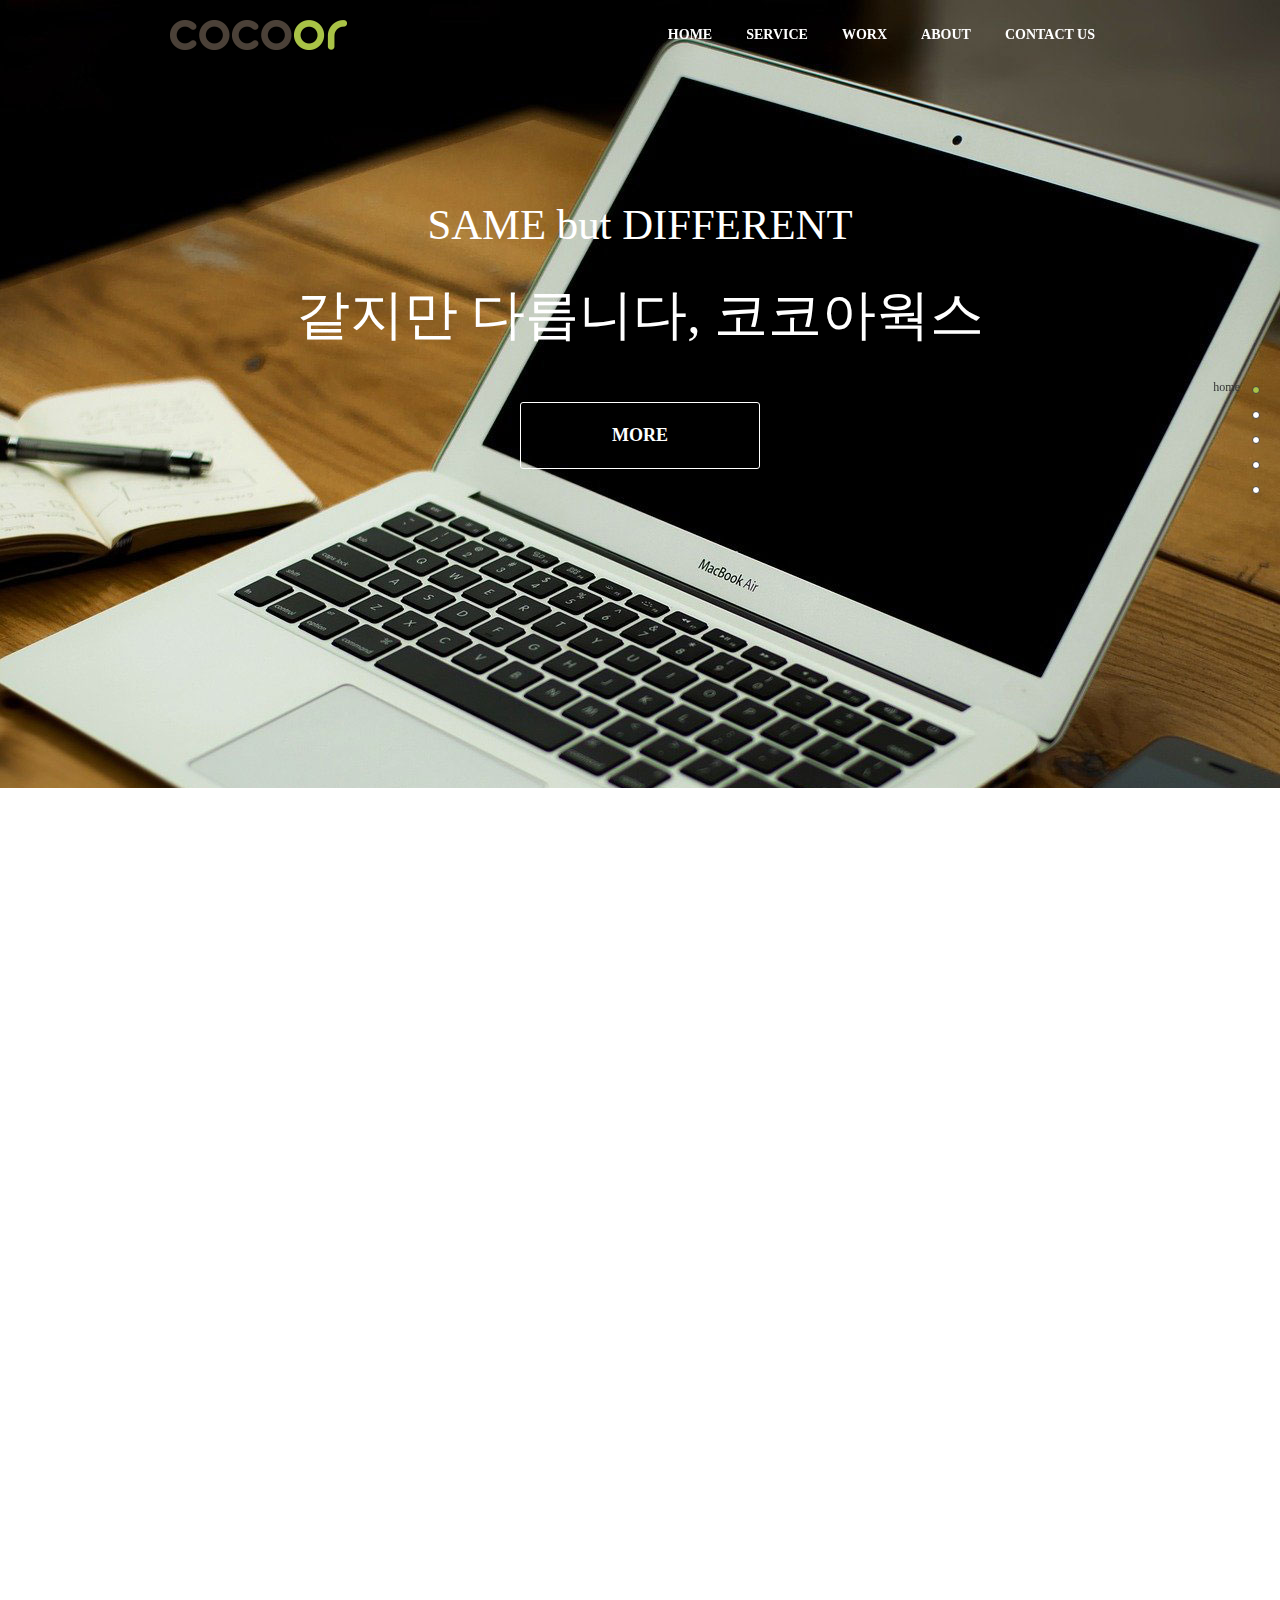
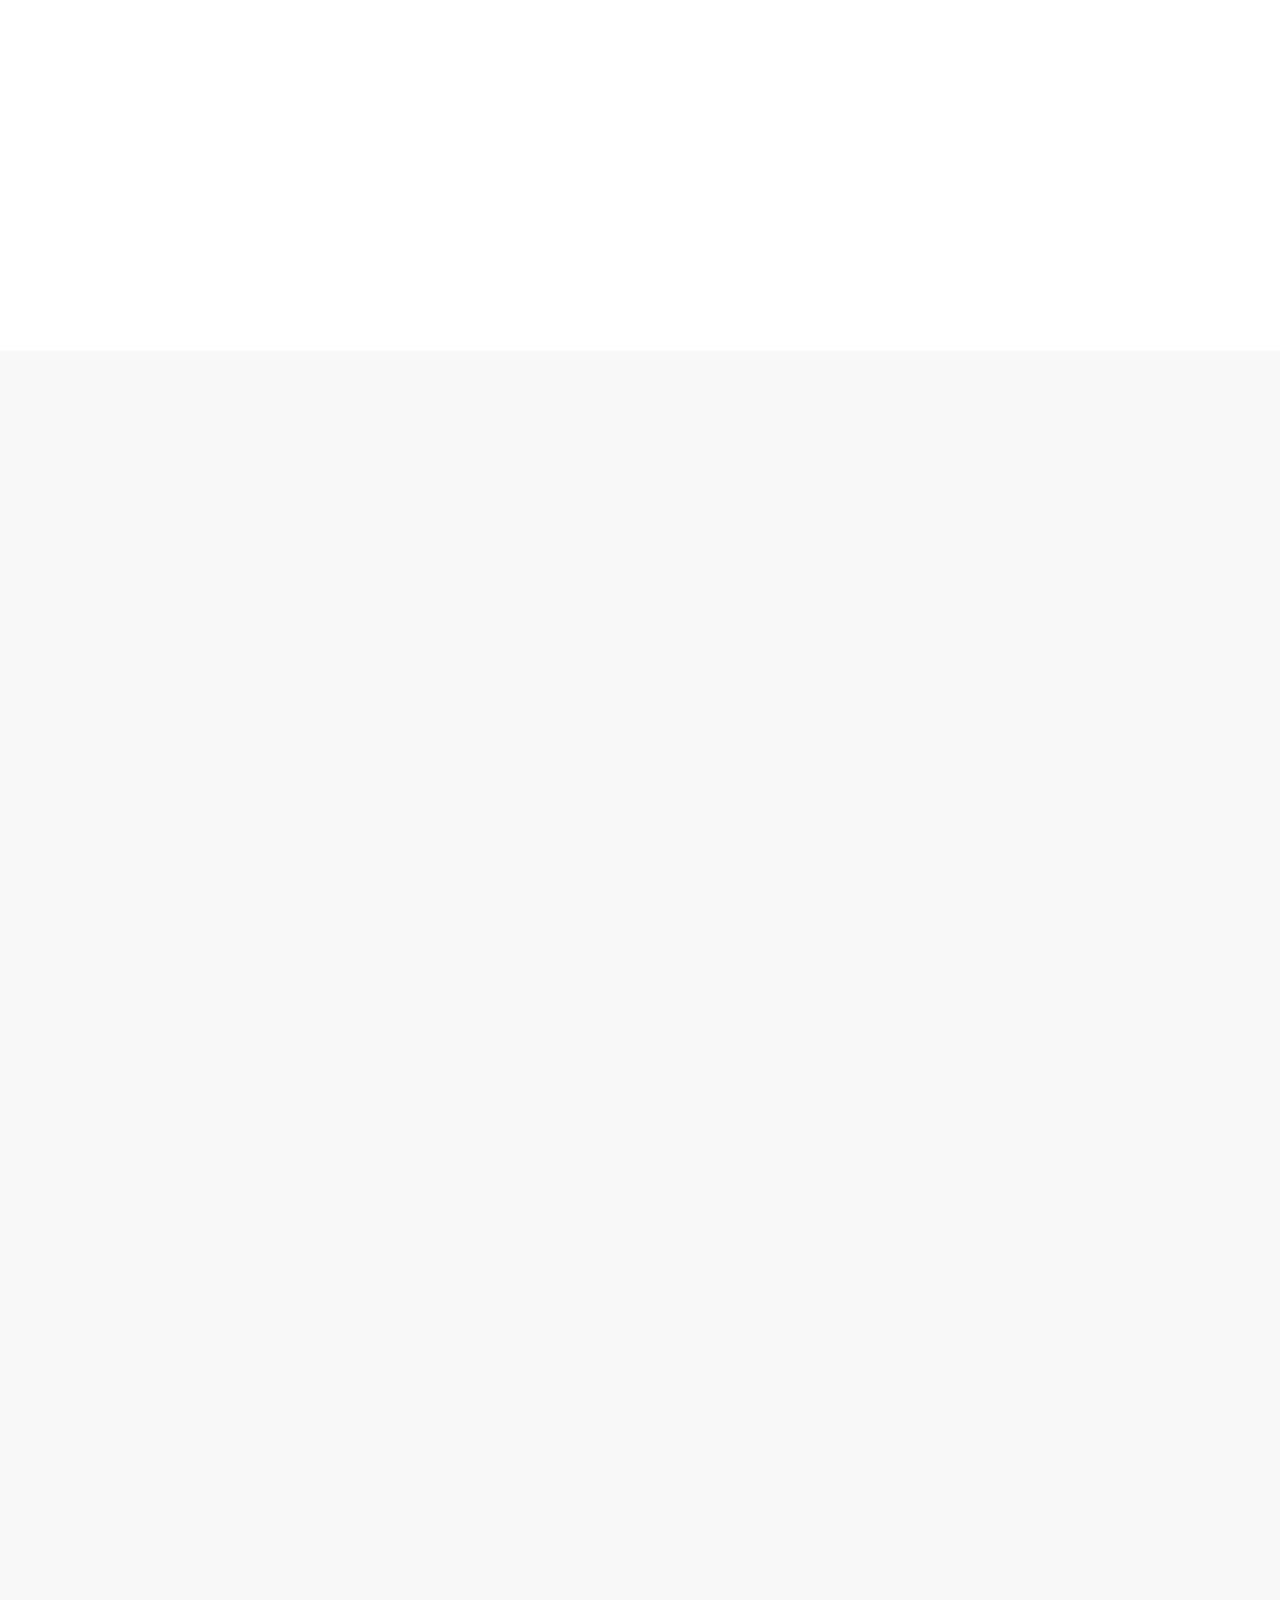
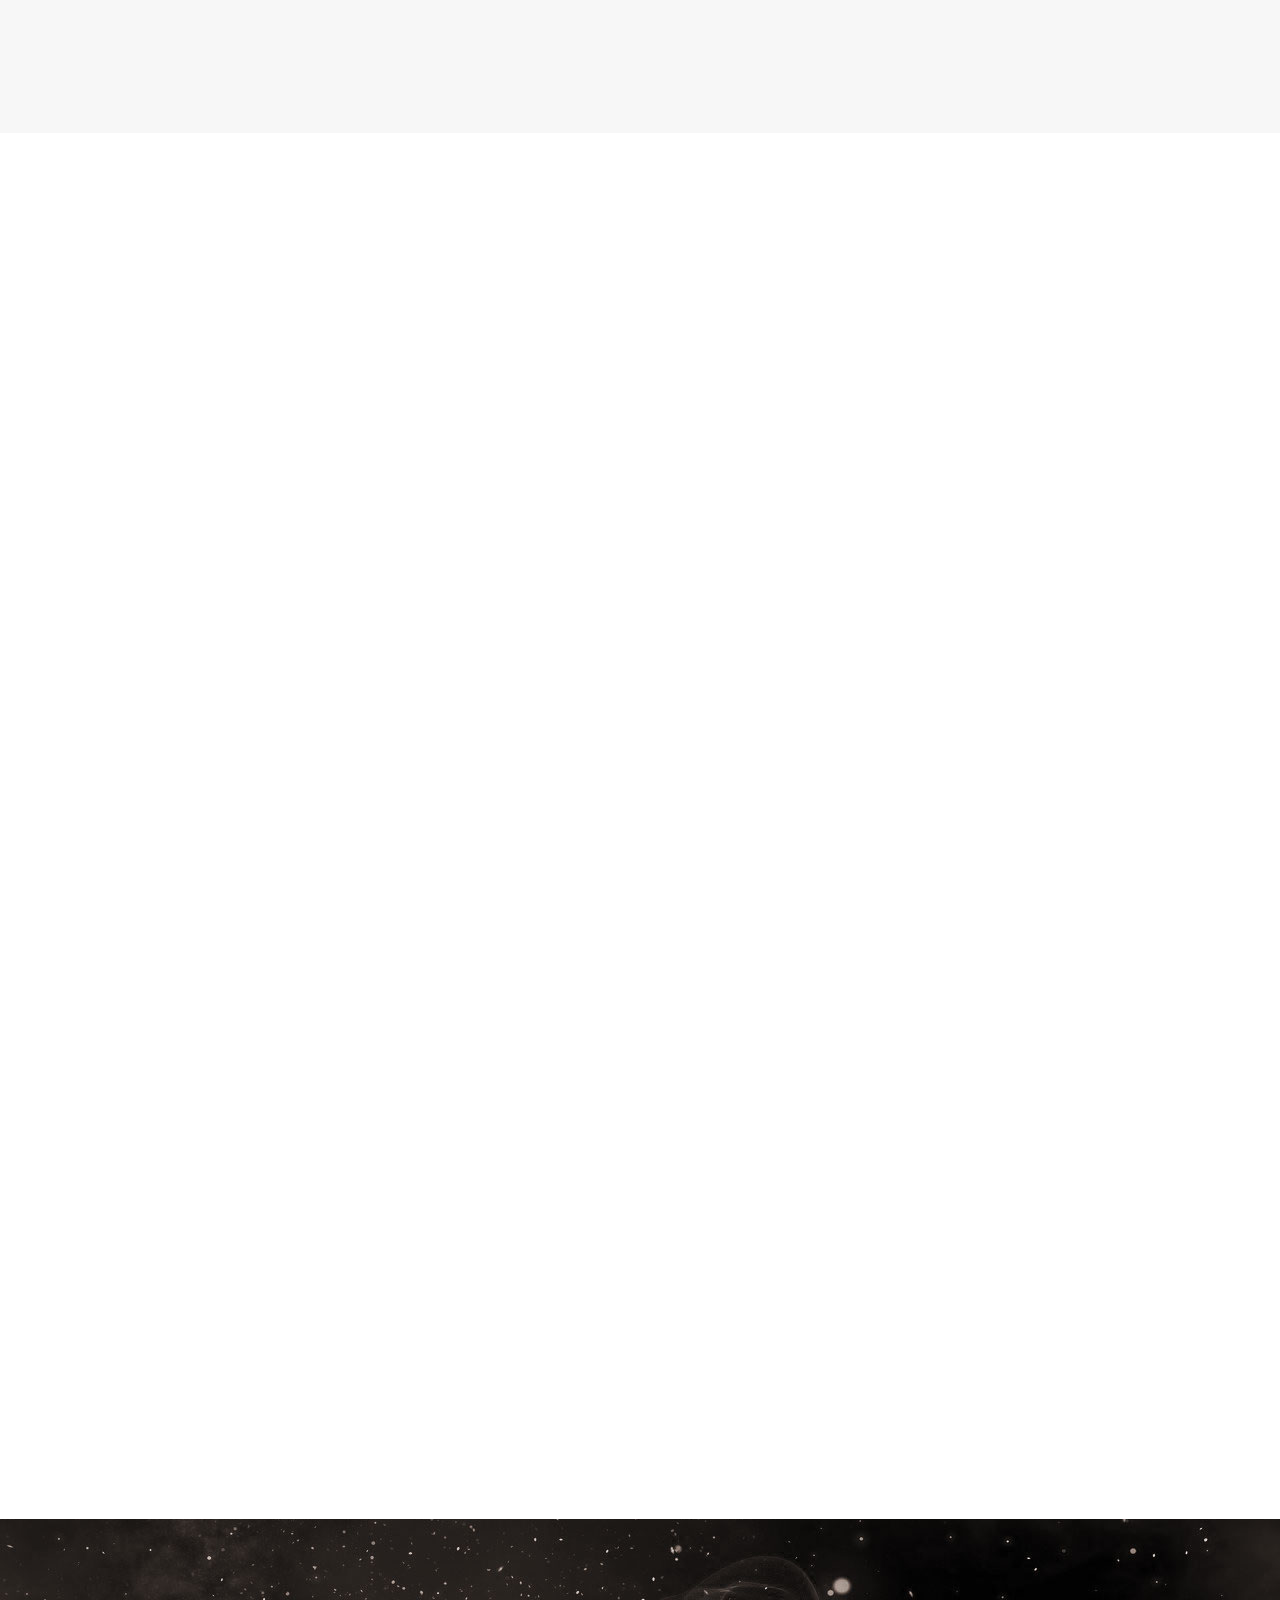
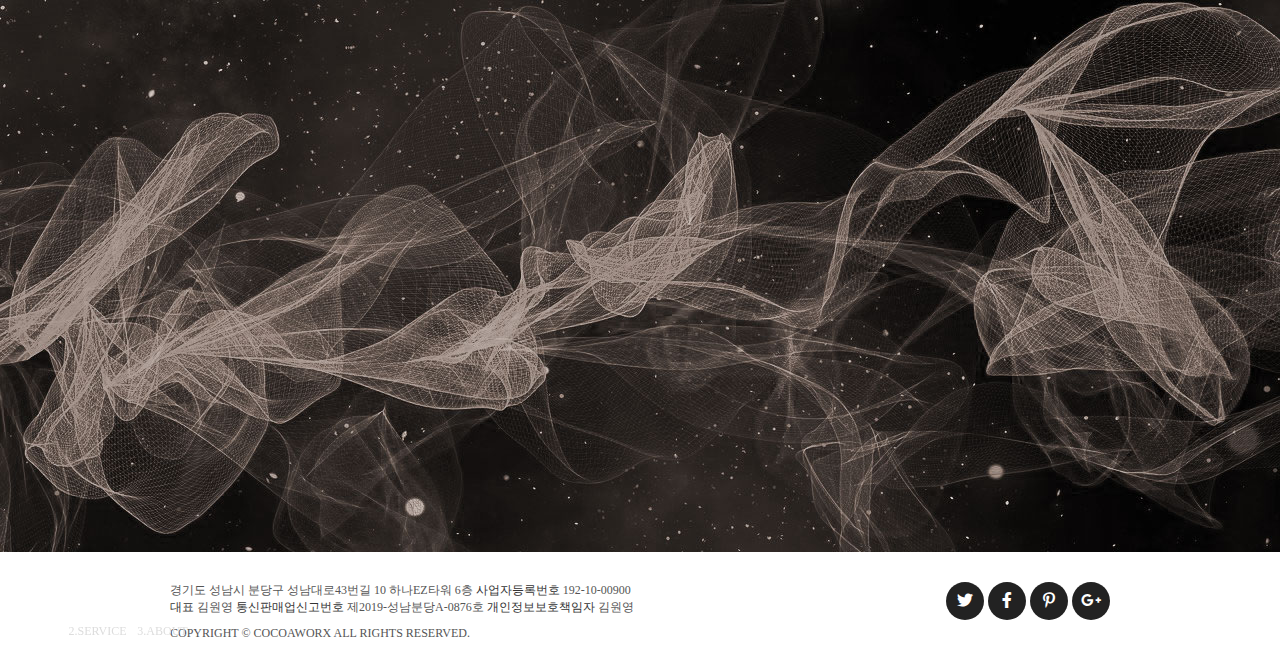
<file: project4/index.html>
﻿<!DOCTYPE html>
<html>
<head>
<title>cocoaworx</title>
<meta charset="utf-8">
<meta name="viewport" content="width=device-width, initial-scale=1.0, maximum-scale=1">
<link rel="stylesheet" href="https://cdnjs.cloudflare.com/ajax/libs/font-awesome/4.7.0/css/font-awesome.min.css">
<link rel="stylesheet" href="https://use.fontawesome.com/releases/v5.2.0/css/all.css">
<link rel="stylesheet" href="https://unpkg.com/swiper/swiper-bundle.min.css" />
<link rel="stylesheet" href="css/style.css">
<script src="js/jquery-1.10.1.min.js"></script>
<script src="js/swiper-bundle.min.js"></script>
<script src="js/main.js"></script>
</head>
<body>
	<div class="wrapper">
		<header id="header">
			<div class="menu_zone clearfix">
				<div class="container">
					<div class="logo">
						<h1><a href=""><img src="images/logo.png" alt="로고"></a></h1>
					</div>
					<div class="menu">
						<nav id="gnb">
							<ul>
								<li><a href="">home</a></li>
								<li><a href="">service</a></li>
								<li><a href="">worx</a></li>
								<li><a href="">about</a></li>
								<li><a href="">contact us</a></li>
							</ul>
						</nav>
					</div>

					<!-- mobile -->
					<a href="" class="m_tab">모바일메뉴</a>
					<nav class="mobile">
						<ul>
							<li><a href="">home</a></li>
							<li><a href="">service</a></li>
							<li><a href="">worx</a></li>
							<li><a href="">about</a></li>
							<li><a href="">contact us</a></li>
						</ul>
					</nav>					
				</div>			
			</div>
			<div class="visual">
				<!-- Swiper -->
				<div class="swiper-container">
					<div class="swiper-wrapper">
						<div class="swiper-slide">
							<img src="images/keyvisual.jpg" alt="키비주얼1">
							<div class="text">
								<p class="title">SAME but DIFFERENT</p class="title">
								<p class="desc">같지만 다릅니다, 코코아웍스</p>
								<a href="">more</a>
							</div>
						</div>
						<div class="swiper-slide">
							<img src="images/keyvisual2.jpg" alt="키비주얼2">
							<div class="text">
								<p class="title">고객 행복만큼 구성원 행복도</p class="title">
								<p class="desc">구성원 행복과 고객 행복을<br> 함께 이뤄나가고 싶습니다.</p>
								<a href="">more</a>
							</div>
						</div>
						<div class="swiper-slide">
							<img src="images/keyvisual3.jpg" alt="키비주얼2">
							<div class="text">
								<p class="title">빠르게 보다 바르게</p class="title">
								<p class="desc">더 좋은 웹사이트를<br> 바르게 만들어 드리겠습니다.</p>
								<a href="">more</a>
							</div>
						</div>	
					</div>
					<!-- Add Pagination -->
					<div class="swiper-pagination"></div>
				</div>
			</div>		
		</header><!-- //header -->
		<div class="m_dim"></div><!-- mobile -->
		<section id="content">
			<div class="page1">
				<div class="container">
					<div class="title">
						<h2>service</h2>
					</div>
					<div class="flow clearfix">
						<ul>
							<li>
								<span>communicate</span>
								<p>
									고객사와 소통합니다<br>
									마켓과 소통합니다<br>
									사용자와 소통합니다
								</p>
							</li>
							<li>
								<span>concentrate</span>
								<p>
									소통의 결과에 집중합니다<br>
									소통의 결과를 농축합니다
								</p>
							</li>
							<li>
								<span>answers</span>
								<p>
									고객사에 해답을 제시합니다<br>
									시장 환경과 변화에 반응합니다<br>
									사용자의 니즈에 응답합니다
								</p>
							</li>
						</ul>
					</div>
					<div class="field clearfix">
						<ul>
							<li>
								<div class="icon">
									<img src="images/service_icon01.png" alt="아이콘1">
								</div>
								<span>UI & UX Research & Plan</span>
								<p>
									최고의 사용성과 최상의 사용자 경험을 위해
								</p>
							</li>
							<li>
								<div class="icon">
									<img src="images/service_icon02.png" alt="아이콘2">
								</div>
								<span>Content Create & Coordinate</span>
								<p>
									웹사이트의 퀄리티 = 컨텐츠의 퀄리티
								</p>
							</li>
							<li>
								<div class="icon">
									<img src="images/service_icon03.png" alt="아이콘3">
								</div>
								<span>WEB Design</span>
								<p>
									사용성에 아름다움의 옷을 입히다
								</p>
							</li>
							<li>
								<div class="icon">
									<img src="images/service_icon04.png" alt="아이콘4">
								</div>
								<span>WEB Develop</span>
								<p>
									웹사이트 존재의 시작이자 끝
								</p>
							</li>
							<li>
								<div class="icon">
									<img src="images/service_icon05.png" alt="아이콘5">
								</div>
								<span>Maintenance</span>
								<p>
									웹사이트에 생명과 온기를
								</p>
							</li>
							<li>
								<div class="icon">
									<img src="images/service_icon06.png" alt="아이콘6">
								</div>
								<span>Photography&Video</span>
								<p>
									독보적이고 품질 높은 컨텐츠 생성
								</p>
							</li>
						</ul>
					</div>
				</div>
			</div>
			<!-- //business -->
			<div class="page2">
				<div class="container">
					<div class="title">
						<h2>worx</h2>
					</div>
					<div class="list clearfix">
						<ul>
							<li>
								<a href="">
									<div class="img">
										<img src="images/portfolio1.jpg" alt="포트폴리오1">
									</div>
									<div class="txt">
										<dl>
											<dt>브리시티 고덕</dt>
											<dd>슈퍼몰이 탄생했다!</dd>
										</dl>
									</div>
								</a>
							</li>
							<li>
								<a href="">
									<div class="img">
										<img src="images/portfolio2.jpg" alt="포트폴리오2">
									</div>
									<div class="txt">
										<dl>
											<dt>청라 푸르지오</dt>
											<dd>최고경쟁률 22.6:1 전타입 청약마감</dd>
										</dl>
									</div>
								</a>
							</li>
							<li>
								<a href="">
									<div class="img">
										<img src="images/portfolio3.jpg" alt="포트폴리오3">
									</div>
									<div class="txt">
										<dl>
											<dt>DY MOTORS</dt>
											<dd>플랫폼형 미니 전기차 제조사</dd>
										</dl>
									</div>
								</a>
							</li>
							<li>
								<a href="">
									<div class="img">
										<img src="images/portfolio4.jpg" alt="포트폴리오4">
									</div>
									<div class="txt">
										<dl>
											<dt>THEBMP</dt>
											<dd>THE BEST MARKETING PARTNERS</dd>
										</dl>
									</div>
								</a>
							</li>
							<li>
								<a href="">
									<div class="img">
										<img src="images/portfolio5.jpg" alt="포트폴리오5">
									</div>
									<div class="txt">
										<dl>
											<dt>우쿠야 프로모션 랜딩</dt>
											<dd>제네시스(BBQ) 그룹 돈까스&amp;우동 브랜드</dd>
										</dl>
									</div>
								</a>
							</li>
							<li>
								<a href="">
									<div class="img">
										<img src="images/portfolio6.jpg" alt="포트폴리오6">
									</div>
									<div class="txt">
										<dl>
											<dt>TS CORPORATION</dt>
											<dd>GLOBAL STEEL TRAING COMPANY</dd>
										</dl>
									</div>
								</a>
							</li>
							<li>
								<a href="">
									<div class="img">
										<img src="images/portfolio7.jpg" alt="포트폴리오7">
									</div>
									<div class="txt">
										<dl>
											<dt>펜트힐 논현</dt>
											<dd>이 시대 셀럽들의 라이프 아지트</dd>
										</dl>
									</div>
								</a>
							</li>
							<li>
								<a href="">
									<div class="img">
										<img src="images/portfolio8.jpg" alt="포트폴리오8">
									</div>
									<div class="txt">
										<dl>
											<dt>중산 자이</dt>
											<dd>중산의 미래 가치에 자이를 더하다</dd>
										</dl>
									</div>
								</a>
							</li>
						</ul>
					</div>
				</div>
			</div>
			<!-- //portfolio -->
			<div class="page3">
				<div class="container">
					<div class="title">
						<h2>about</h2>
						<p>
							같지만 다름의 가치를 알아주시는 분들이 많길 바라며-<br>
							코코아처럼 진하고 달콤한 사람들이 모인 곳, 코코아웍스.
						</p>
					</div>
					<div class="list clearfix">
						<ul>
							<li>
								<div class="item">
									<div class="icon">
										<img src="images/about_icon01.png" alt="아이콘1">
									</div>
									<div class="txt">
										<span>같지만 다릅니다, 코코아웍스</span>
										<p>
											많은 회사에서 많은 사람들이 많은 웹사이트를 만듭니다.<br class="br1">
											코코아웍스에도 많은 웹사이트를 오랜 시간 만들어온 사람들이 있습니다.<br class="br1">
											긴 시간동안 수많은 웹사이트를 만들어온 그 사람들은 생각했습니다.<br class="br1">
											같은 웹사이트를 만들더라도 다르게 만들 수 없을까?<br class="br1">
											같지만 다를 수 있는 회사가 되고,<br class="br1">
											같지만 다른 서비스를 제공하자는 마음으로 코코아웍스는 출발했습니다.
										</p>
									</div>
								</div>						
							</li>
							<li>
								<div class="item">
									<div class="icon">
										<img src="images/about_icon02.png" alt="아이콘2">
									</div>
									<div class="txt">
										<span>고객 행복만큼 구성원 행복도</span>
										<p>
											TV 프로에서 어느 래퍼가 했던 말 같습니다.<br class="br1">
											내가 충분히 행복하면 행복이 넘쳐서 옆의 사람들에게도 흘러간다고.<br class="br1">
											자신이 불행하고 불편한데 어느 누구를 만족시킬 수 있겠습니까?<br class="br1">
											코코아웍스는 구성원이 행복하면 그 행복감이 고객에게 자연스럽게 전해지고<br class="br1">
											그것이 곧 고객 행복으로 이어지리라 믿습니다.<br class="br1">
											그렇게 구성원 행복과 고객 행복을 함께 이뤄나가고 싶습니다.
										</p>
									</div>
								</div>						
							</li>
							<li>
								<div class="item">
									<div class="icon">
										<img src="images/about_icon03.png" alt="아이콘3">
									</div>
									<div class="txt">
										<span>빠르게 보다 바르게</span>
										<p>
											오랜 기간 이 분야에 몸을 담으며 내린 결론은, 모든 고객사는 급하다, 입니다.<br class="br1">
											그래서 빠듯한 일정에 맞추는 방법은 훤히 알고 있습니다.<br class="br1">
											다만 일정에 맞추는 것이 목표가 돼버리는 웹 사이트는<br class="br1">
											고객사나 저희나 더 좋은 것을 할 수 있는 기회를 놓치게 된다는 것이 저희의 생각입니다.<br class="br1">
											코코아웍스는 웹사이트를 빠르게 만들어 드린다고 약속하고 싶진 않습니다.<br class="br1">
											더 좋은 웹사이트를 바르게 만들어 드리겠습니다.<br class="br1">
											조금만 미리 연락주세요!
										</p>
									</div>
								</div>						
							</li>
						</ul>
					</div>
				</div>
			</div>
			<!-- //culture -->
			
			<div class="page4">
				<div class="container">
					<div class="title">
						<h2>contact us</h2>
					</div>
					<form action="">
						<div class="write clearfix">
							<div class="personal">
								<input type="text" placeholder="YOUR NAME*">
								<input type="text" placeholder="YOUR E-MAIL*">
								<input type="text" placeholder="YOUR SUBJECT*">
							</div>
							<div class="message">
								<textarea name="" id="" placeholder="YOUR MESSAGE*"></textarea>
							</div>
						</div>
						<div class="submit clearfix">
							<input type="submit" value="SEND MESSAGE">
						</div>
					</form>
				</div>			
			</div>
			<!-- //contact -->

			<div class="p_contoller">
				<ul>
					<li><a href=""><span>home</span></a></li>
					<li><a href=""><span>service</span></a></li>
					<li><a href=""><span>worx</span></a></li>
					<li><a href=""><span>about</span></a></li>
					<li><a href=""><span>contact us</span></a></li>
				</ul>
			</div>
			
		</section><!-- //content -->

		<footer id="footer">
			<div class="container clearfix">
				<div class="address">
					<p class="addr">
						경기도 성남시 분당구 성남대로43번길 10 하나EZ타워 6층  <br class="br3"> <span>사업자등록번호</span> 192-10-00900  <br>
						<span>대표</span> 김원영 <br class="br3"> <span>통신판매업신고번호</span> 제2019-성남분당A-0876호  <br class="br3"> <span>개인정보보호책임자</span> 김원영 	
					</p>
					<p class="copy">
						COPYRIGHT &copy; COCOAWORX ALL RIGHTS RESERVED.
					</p>
				</div>
				<div class="sns">
					<ul>
						<li><a href=""><i class="fab fa-twitter"></i></a></li>
						<li><a href=""><i class="fab fa-facebook-f"></i></a></li>
						<li><a href=""><i class="fab fa-pinterest-p"></i></a></li>
						<li><a href=""><i class="fab fa-google-plus-g"></i></a></li>
					</ul>
				</div>
			</div>		
		</footer><!-- //footer -->
		<a href="" class="go_top"><i class="fas fa-chevron-up"></i></a>
	</div>
</body>
</html>
</file>
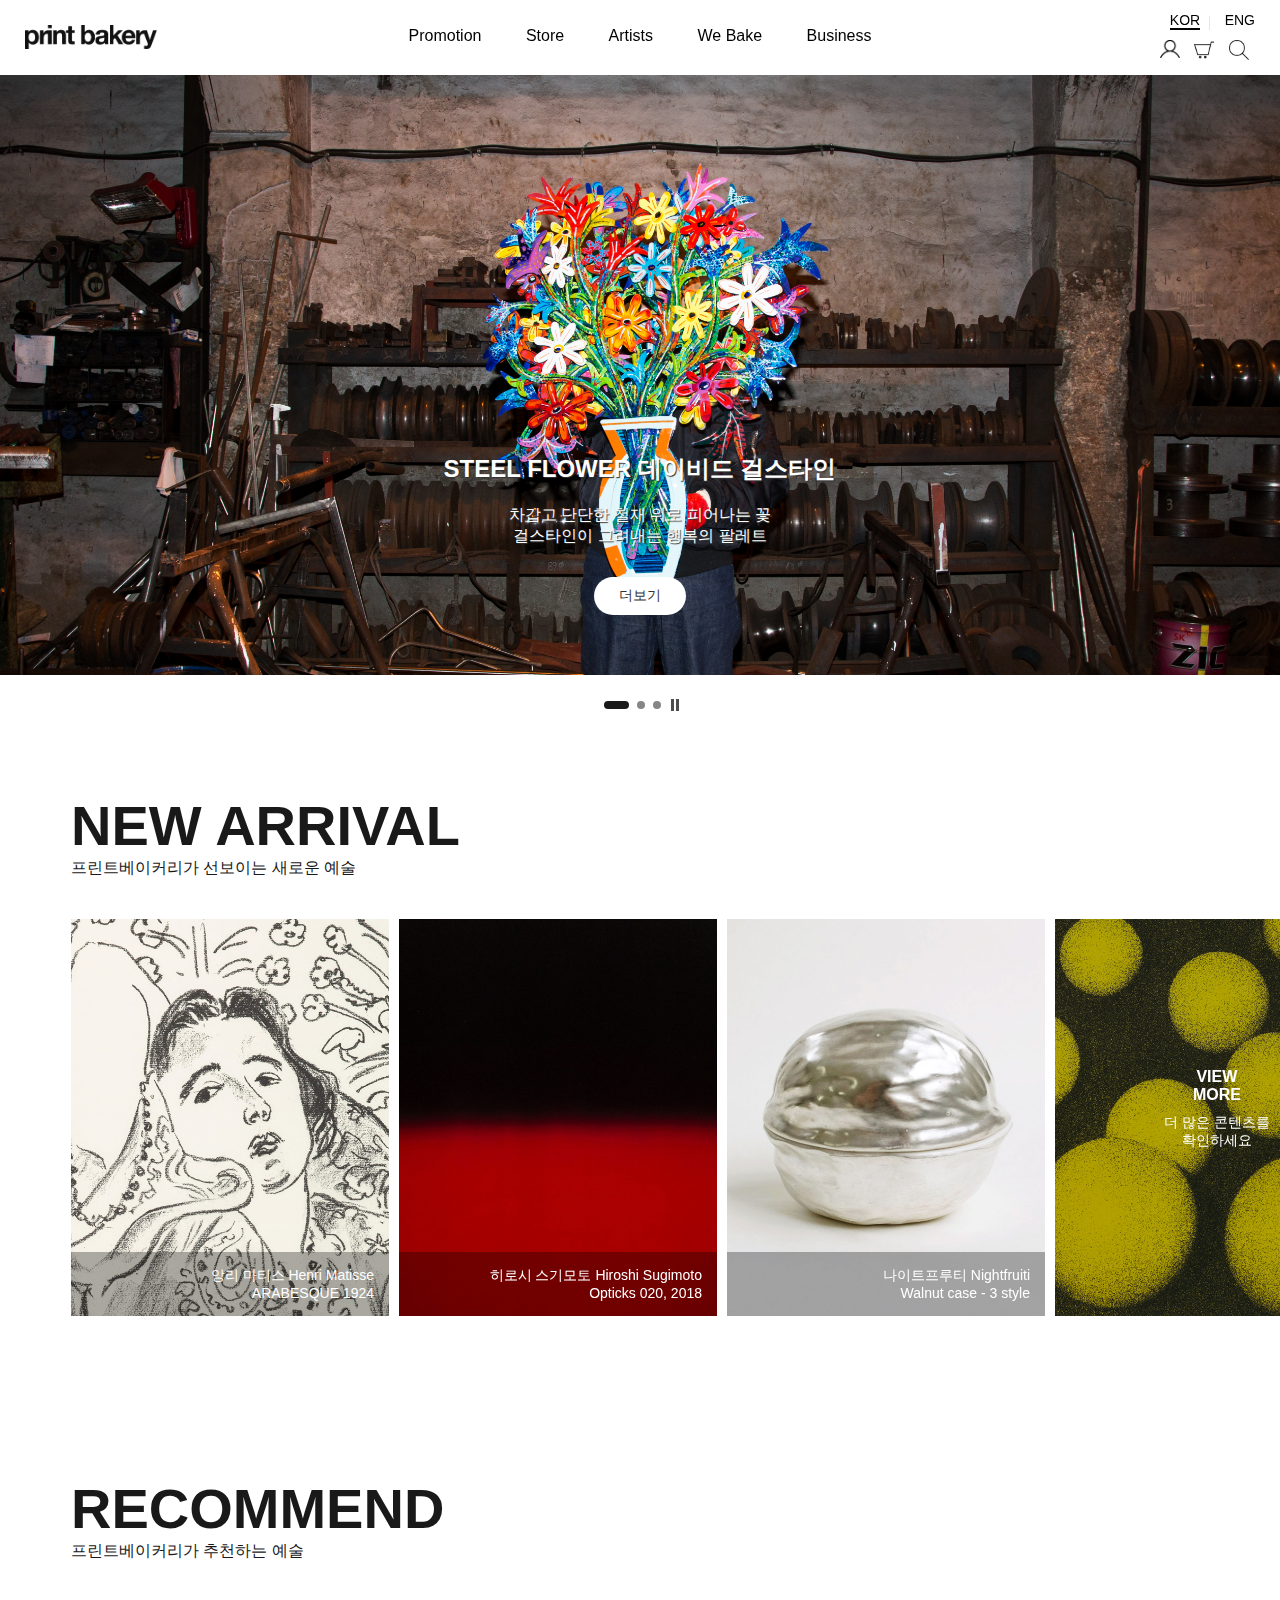
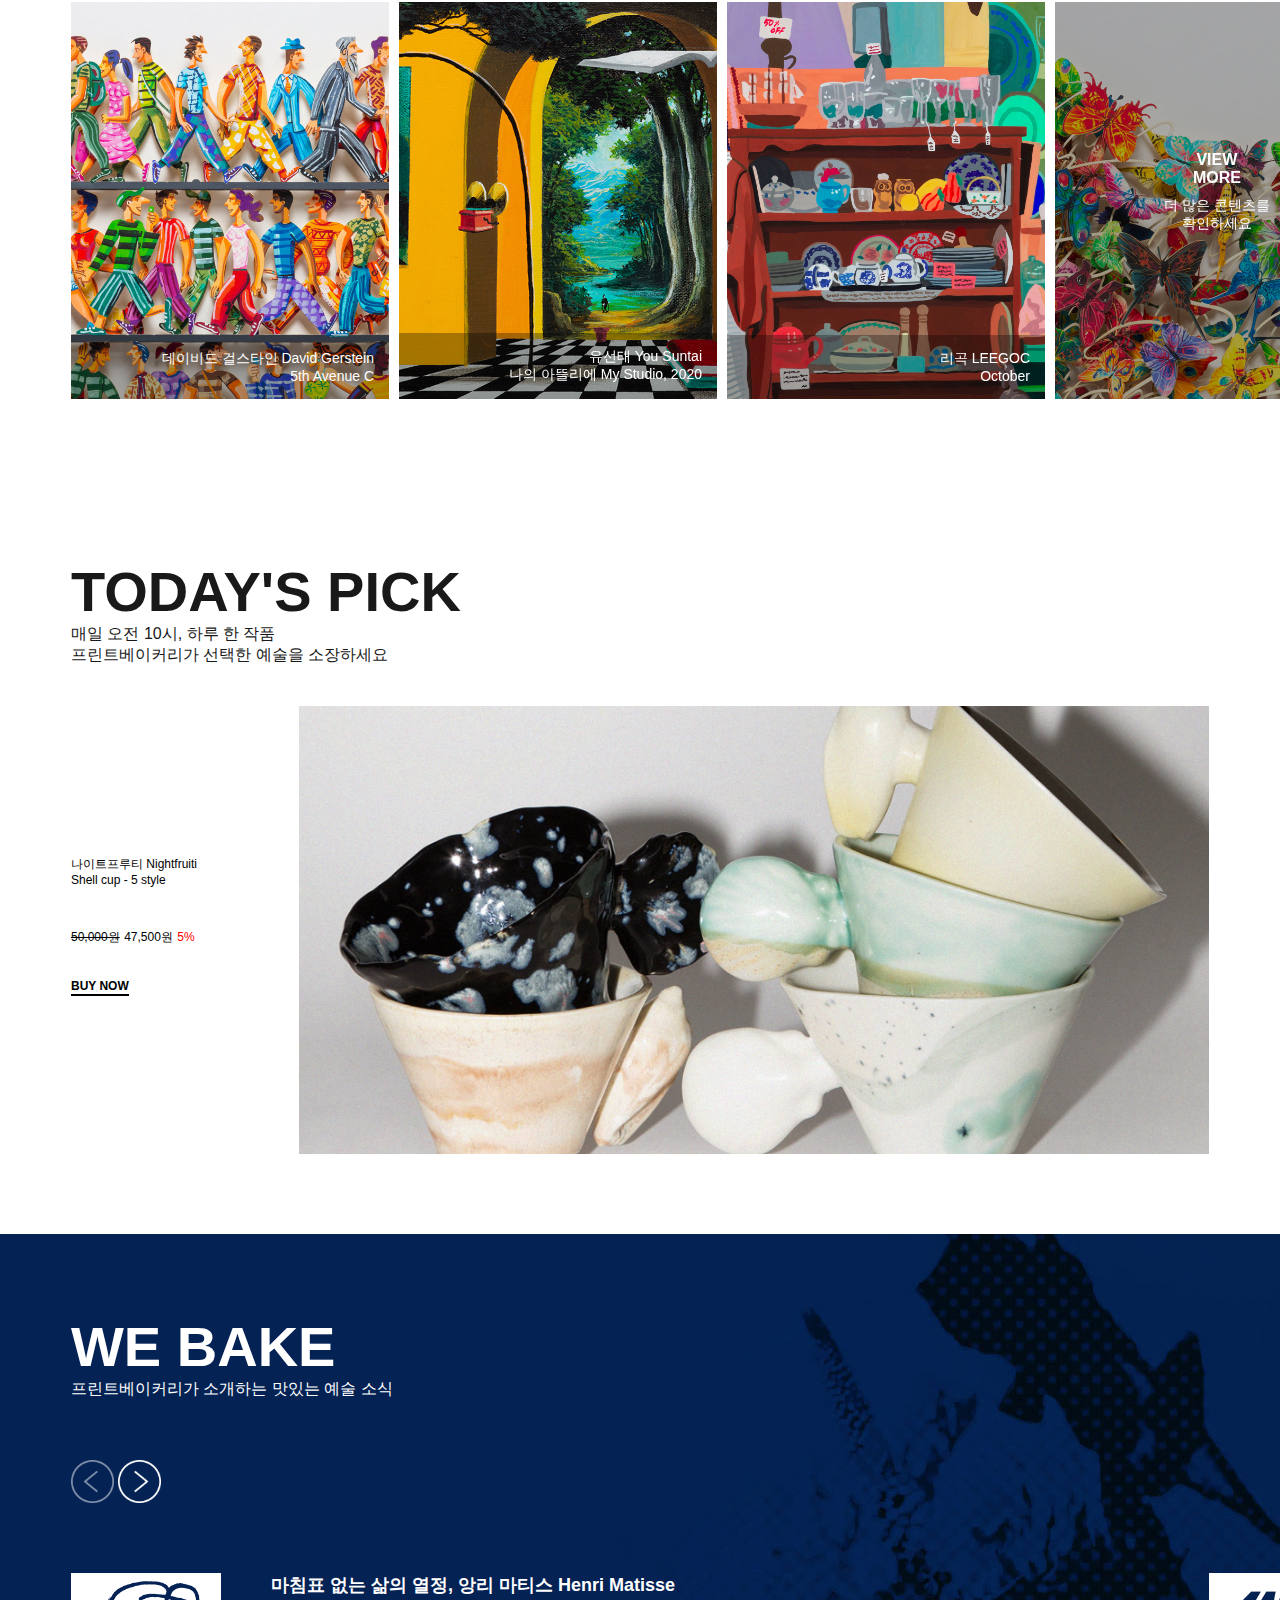
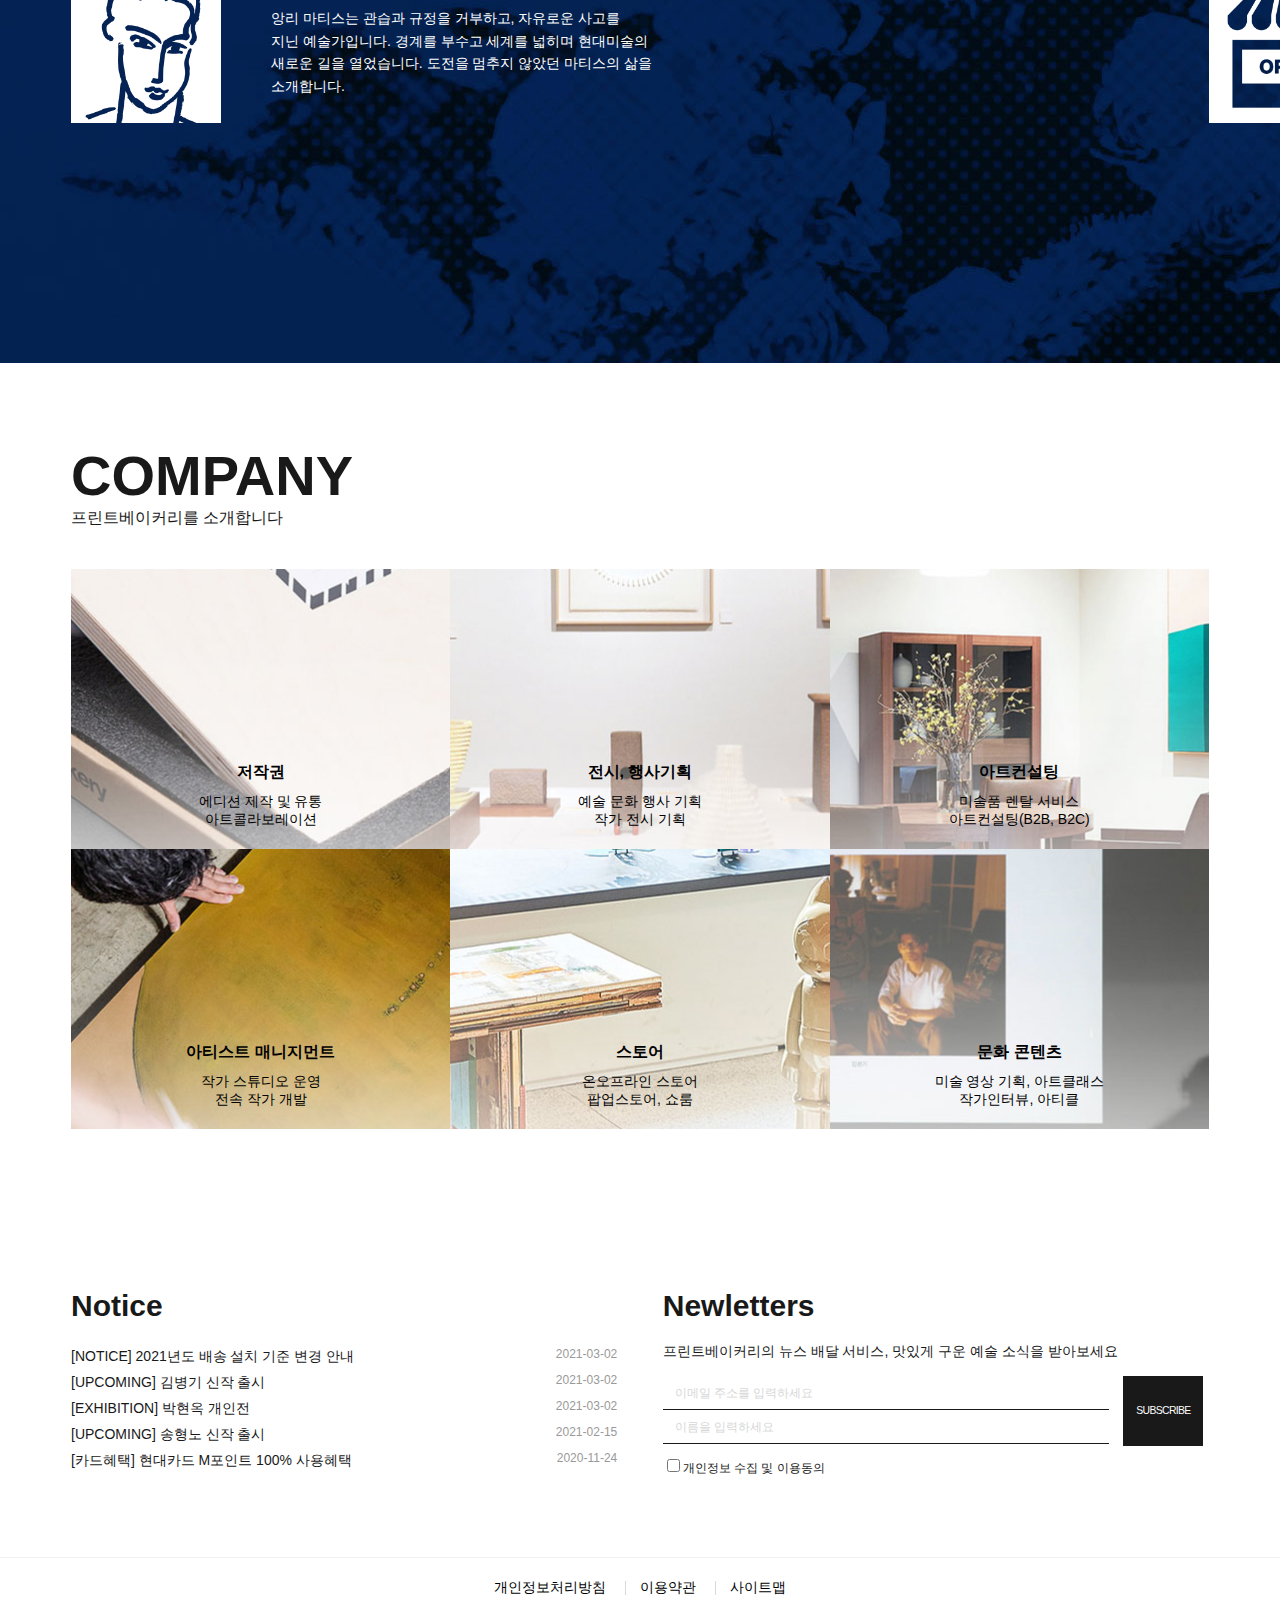
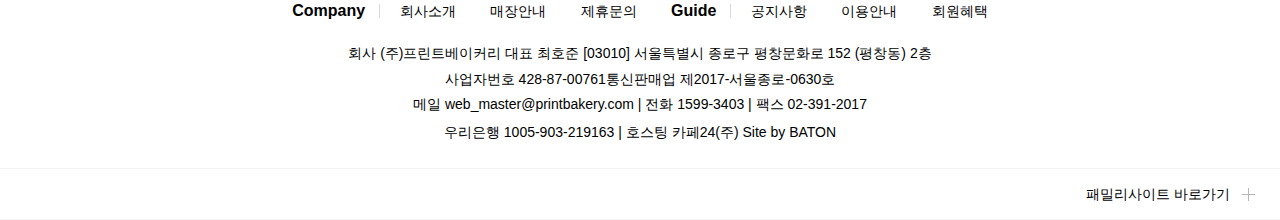
<file: project5/index.html>
<!DOCTYPE html>
<html>
<head>
<title>print bakery</title>
<meta charset="utf-8">
<meta http-equiv="X-UA-Compatible" content="IE=Edge">
<meta name="viewport" content="width=device-width, initial-scale=1.0, maximum-scale=1">
<link rel="stylesheet" href="https://unpkg.com/swiper/swiper-bundle.min.css" />
<link rel="stylesheet" href="style/style.css">
<script src="js/jquery-1.10.1.min.js"></script>
<script src="js/jquery.mousewheel.min.js"></script>
<script src="js/swiper-bundle.min.js"></script>
<script src="js/main.js"></script>
</head>

<body>
	<div class="wrapper">
		<header id="header" class="page0">
			<div class="menu_zone">
				<div class="menu_area">
					<div class="container">
						<div class="logo">
							<h1><a href=""><img src="images/logo.png" alt="프린트베이커리"></a></h1>
						</div>
						<div class="menu">
							<nav id="gnb">
								<ul>
									<li><a href="">Promotion</a></li>
									<li><a href="">Store</a>
										<ul>
											<li><a href="">select</a></li>
											<li><a href="">limited edition</a></li>
											<li><a href="">original</a></li>
											<li><a href="">art poaster</a></li>
											<li><a href="">goods</a></li>
											<li><a href="">review</a></li>
										</ul>
									</li>
									<li><a href="">Artists</a></li>
									<li><a href="">We Bake</a></li>
									<li><a href="">Business</a></li>
								</ul>
							</nav>
						</div>
						<div class="utils">
							<div class="lang">
								<ul>
									<li><a href="">kor</a></li>
									<li><a href="">eng</a></li>
								</ul>
							</div>
							<div class="util">
								<ul>
									<li><a href=""><img src="images/icon_my_01.png" alt=""></a></li>
									<li><a href=""><img src="images/icon_cart_01.png" alt=""></a></li>
									<li><a href=""><img src="images/icon_search_01.png" alt=""></a></li>
								</ul>
							</div>
						</div>
						<!-- mobile -->
						<a href="" class="m_tab"><img src="images/btn_tab.png" alt="탭메뉴"></a>
					</div>
				</div>
				<!-- mobile -->
				<div class="m_menu">
					<div class="top">
						<div class="m_logo">
							<a href=""><img src="images/logo.png" alt="로고"></a>
						</div>
						<div class="lang">
							<ul>
								<li><a href="">kor</a></li>
								<li><a href="">eng</a></li>
							</ul>
						</div>
						<a href="" class="btn_close"><img src="images/btn_tab_close.png" alt="탭메뉴닫기"></a>
					</div>
					<nav id="m_gnb">
						<ul>
							<li><a href="">Promotion</a></li>
							<li><a href="">Store</a>
								<ul>
									<li><a href="">select</a></li>
									<li><a href="">limited edition</a></li>
									<li><a href="">original</a></li>
									<li><a href="">art poaster</a></li>
									<li><a href="">goods</a></li>
									<li><a href="">review</a></li>
								</ul>
							</li>
							<li><a href="">Artists</a></li>
							<li><a href="">We Bake</a></li>
							<li><a href="">Business</a></li>
						</ul>
					</nav>
					<div class="m_util">
						<ul>
							<li><a href="">공지사항</a></li>
							<li><a href="">제휴문의</a></li>
							<li><a href="">사이트맵</a></li>
						</ul>
					</div>
				</div>
			</div>
			<div class="main_slide">
				<div class="container">
					<!-- Swiper -->
					<div class="swiper-container">
						<div class="swiper-wrapper">
							<div class="swiper-slide">
								<img src="images/main_01.jpg" alt="메인 슬라이드1">
								<div class="text">
									<span class="title">STEEL FLOWER 데이비드 걸스타인</span>
									<P>
										차갑고 단단한 철재 위로 피어나는 꽃<br>
										걸스타인이 그려내는 행복의 팔레트
									</P>
									<a href="" class="more">더보기</a>
								</div>
							</div>
							<div class="swiper-slide">
								<img src="images/main_02.jpg" alt="메인 슬라이드2">
								<div class="text">
									<span class="title">하늘하늘 내리는 진달래 꽃비, 김정수</span>
									<P>
										힘들고 지친 당신에게 전하는 충만하고 따스한 위로<br>
										New Edition release - "축복"Azalea Blessing serise
									</P>
									<a href="" class="more">더보기</a>
								</div>
							</div>
							<div class="swiper-slide">
								<img src="images/main_03.jpg" alt="메인 슬라이드3">
								<div class="text">
									<span class="title">My Work List, 나만의 작품 리스트</span>
									<P>
										내 취향이 담긴 ‘뮤직 플레이 리스트’ 처럼<br>
										나만의 ‘작품 리스트’를 만들어 보세요.
									</P>
									<a href="" class="more">더보기</a>
								</div>
							</div>
						</div>
					</div>
					<!-- Add Pagination -->
					<div class="control">
						<div class="swiper-pagination"></div>
						<a href="" class="btn_play"><span>멈춤재생</span></a>
					</div>
				</div>
			</div>
		</header>
		<section id="content">
			<div class="page1">
				<div class="container">
					<div class="title">
						<h2>new arrival</h2>
						<p>프린트베이커리가 선보이는 새로운 예술</p>
					</div>
					<div class="slide">
						<div class="swiper-container">
							<div class="swiper-wrapper">
								<div class="swiper-slide">
									<a href="">
										<img src="images/new_01.jpg" alt="앙리마티스">
										<div class="desc">
											<p>앙리 마티스 Henri Matisse<br>ARABESQUE 1924</p>
										</div>
									</a>
								</div>
								<div class="swiper-slide">
									<a href="">
										<img src="images/new_02.jpg" alt="히로시 스기모토">
										<div class="desc">
											<p>히로시 스기모토 Hiroshi Sugimoto<br>Opticks 020, 2018</p>
										</div>
									</a>
								</div>
								<div class="swiper-slide">
									<a href="">
										<img src="images/new_03.jpg" alt="나이트프루티">
										<div class="desc">
											<p>나이트프루티 Nightfruiti<br>Walnut case - 3 style</p>
										</div>
									</a>									
								</div>
								<div class="swiper-slide">
									<a href="">
										<img src="images/new_04.jpg" alt="더보기">
										<div class="desc">
											<div class="more">
												<span>view<br>more</span>
												<p>더 많은 콘텐츠를<br>확인하세요</p>
											</div>
										</div>
									</a>
								</div>
							</div>
						</div>
					</div>
				</div>
			</div>
			<div class="page2">
				<div class="container">
					<div class="title">
						<h2>recommend</h2>
						<p>프린트베이커리가 추천하는 예술</p>
					</div>
					<div class="slide">
						<div class="swiper-container">
							<div class="swiper-wrapper">
								<div class="swiper-slide">
									<a href="">
										<img src="images/recommend_01.jpg" alt="데이비드 걸스타인">
										<div class="desc">
											<p>데이비드 걸스타인 David Gerstein<br>5th Avenue C</p>
										</div>
									</a>
								</div>
								<div class="swiper-slide">
									<a href="">
										<img src="images/recommend_02.jpg" alt="유선태">
										<div class="desc">
											<p>유선태 You Suntai<br>나의 아뜰리에 My Studio, 2020</p>
										</div>
									</a>
								</div>
								<div class="swiper-slide">
									<a href="">
										<img src="images/recommend_03.jpg" alt="리곡">
										<div class="desc">
											<p>리곡 LEEGOC<br>October</p>
										</div>
									</a>									
								</div>
								<div class="swiper-slide">
									<a href="">
										<img src="images/recommend_04.jpg" alt="더보기">
										<div class="desc">
											<div class="more">
												<span>view<br>more</span>
												<p>더 많은 콘텐츠를<br>확인하세요</p>
											</div>
										</div>
									</a>
								</div>
							</div>
						</div>
					</div>
				</div>
			</div>
			<div class="page3">
				<div class="container">
					<div class="title">
						<h2>today's pick</h2>
						<p>매일 오전 10시, 하루 한 작품<br>프린트베이커리가 선택한 예술을 소장하세요</p>
					</div>
					<div class="pick clearfix">
						<div class="txt">
							<span class="name">나이트프루티 Nightfruiti</span>
							<span class="sub">Shell cup - 5 style</span>
							<div class="price">
								<span class="cancel">50,000원</span> <span>47,500원</span> <span class="dc">5%</span>
							</div>
							<a href="" class="buy">buy now</a>
						</div>
						<div class="img">
							<a href="">
								<img src="images/pick.jpg" alt="나이트프루티">
							</a>
						</div>
					</div>
				</div>
			</div>
			<div class="page4">
				<div class="bg">
					<div class="img"><img src="images/bg_img1.jpg" alt="앙리마티스"></div>		
					<div class="img"><img src="images/bg_img2.jpg" alt="더현대서울점 그랜드 오픈"></div>		
					<div class="img"><img src="images/bg_img3.jpg" alt="도쿄 미술 여행"></div>	
					<div class="img"><img src="images/bg_img4.jpg" alt="옻칠의 습도-허명욱의 작업실"></div>		
				</div>
				<div class="container">
					<div class="title">
						<h2>we bake</h2>
						<p>프린트베이커리가 소개하는 맛있는 예술 소식</p>
					</div>
					<div class="slide_btn">
						<a href="" class="prev"><img src="images/btn_prev.png" alt="이전"></a>
						<a href="" class="next"><img src="images/btn_next.png" alt="다음"></a>
					</div>
					<div class="slide">
						<ul>
							<li>
								<div class="cont clearfix">
									<div class="img">
										<img src="images/wb_img_01.png" alt="">
									</div>
									<div class="desc">
										<h3>마침표 없는 삶의 열정,<br class="br1"> 앙리 마티스 Henri Matisse</h3>
										<p>
											앙리 마티스는 관습과 규정을 거부하고, 자유로운 사고를<br>
											지닌 예술가입니다. 경계를 부수고 세계를 넓히며 현대미술의<br>
											새로운 길을 열었습니다. 도전을 멈추지 않았던 마티스의 삶을<br>
											소개합니다. 
										</p>
									</div>
								</div>
							</li>
							<li>
								<div class="cont clearfix">
									<div class="img">
										<img src="images/wb_img_02.png" alt="">
									</div>
									<div class="desc">
										<h3>프린트베이커리<br class="br1">더현대서울점 그랜드 오픈</h3>
										<p>
											프린트베이커리의 새로운 오프라인 스토어, 더현대서울점이<br>
											여의도에 오픈합니다. 더현대서울은 도심 속에 자연을<br>
											그대로 담아낸 서울 최대 규모 백화점입니다. 현대백화점의<br>
											역작으로 평가받는 새로운 쇼핑몰에 프린트베이커리도<br>
											특별한 라인업으로 함께 합니다.
										</p>
									</div>
								</div>
							</li>
							<li>
								<div class="cont clearfix">
									<div class="img">
										<img src="images/wb_img_03.png" alt="">
									</div>
									<div class="desc">
										<h3>도쿄 미술 여행</h3>
										<p>
											함께 미술 여행을 떠날 세 번째 장소는 도쿄입니다. <br>
											거리는 가깝지만 점점 소원해져가는 도시를 사진으로<br>
											나마 만날 수 있게 준비했습니다. 산책하듯 예술품<br>
											사이를 거닐며 도쿄를 즐겨보는 건 어떨까요? <br>
											미술관 풍경에서 새로운 도쿄의 모습을 발견해보세요.	
										</p>
									</div>
								</div>
							</li>
							<li>
								<div class="cont clearfix">
									<div class="img">
										<img src="images/wb_img_04.png" alt="">
									</div>
									<div class="desc">
										<h3>옻칠의 습도-허명욱의 작업실</h3>
										<p>
											허명욱의 작업실은 겨울이면 은빛이 부서지는<br>
											설원이 되고 여름에는 찌르르 새소리가 들려오는<br>
											풀숲에 있습니다. 내리는 눈을 바라보며 칠하던<br>
											작품은 청명한 여름빛을 맞을 때까지 덧칠을 입힙니다.
										</p>
									</div>
								</div>
							</li>
						</ul>
					</div>
				</div>
			</div>
			<div class="page5">
				<div class="container">
					<div class="title">
						<h2>company</h2>
						<p>프린트베이커리를 소개합니다</p>
					</div>
					<div class="list clearfix">
						<ul>
							<li>
								<dl>
									<dt>저작권</dt>
									<dd>
										에디션 제작 및 유통<br>
										아트콜라보레이션
									</dd>
								</dl>
							</li>
							<li>
								<dl>
									<dt>전시, 행사기획</dt>
									<dd>
										예술 문화 행사 기획<br>
										작가 전시 기획
									</dd>
								</dl>
							</li>
							<li>
								<dl>
									<dt>아트컨설팅</dt>
									<dd>
										미술품 렌탈 서비스<br>
										아트컨설팅(B2B, B2C)
									</dd>
								</dl>
							</li>
							<li>
								<dl>
									<dt>아티스트 매니지먼트</dt>
									<dd>
										작가 스튜디오 운영<br>
										전속 작가 개발
									</dd>
								</dl>
							</li>
							<li>
								<dl>
									<dt>스토어</dt>
									<dd>
										온오프라인 스토어<br>
										팝업스토어, 쇼룸
									</dd>
								</dl>
							</li>
							<li>
								<dl>
									<dt>문화 콘텐츠</dt>
									<dd>
										미술 영상 기획, 아트클래스<br>
										작가인터뷰, 아티클
									</dd>
								</dl>
							</li>
						</ul>
					</div>
				</div>
			</div>
			<div class="page6">
				<div class="container clearfix">
					<div class="notice">
						<h3>notice</h3>
						<div class="desc">
							<ul>
								<li><a href="">[NOTICE] 2021년도 배송 설치 기준 변경 안내</a><span class="date">2021-03-02</span></li>
								<li><a href="">[UPCOMING] 김병기 신작 출시</a><span class="date">2021-03-02</span></li>
								<li><a href="">[EXHIBITION] 박현옥 개인전</a><span class="date">2021-03-02</span></li>
								<li><a href="">[UPCOMING] 송형노 신작 출시</a><span class="date">2021-02-15</span></li>
								<li><a href="">[카드혜택] 현대카드 M포인트 100% 사용혜택</a><span class="date">2020-11-24</span></li>
							</ul>
						</div>
					</div>
					<div class="newletters">
						<h3>newletters</h3>
						<p>프린트베이커리의 뉴스 배달 서비스, 맛있게 구운 예술 소식을 받아보세요</p>
						<div class="desc">
							<form action="">
								<div class="text_input">
									<input type="text" placeholder="이메일 주소를 입력하세요">
									<input type="text" placeholder="이름을 입력하세요">
								</div>
								<input type="submit" class="submit" value="SUBSCRIBE">
								<div class="agree">
									<input type="checkbox" id="agree"><label for="agree">개인정보 수집 및 이용동의</label>
								</div>
							</form>
						</div>
					</div>
				</div>
			</div>

			<div class="controller">
				<ul class="clearfix">
					<li><a href="">new arrival</a></li>
					<li><a href="">recommend</a></li>
					<li><a href="">today's pick</a></li>
					<li><a href="">we bake</a></li>
					<li><a href="">company</a></li>
				</ul>
			</div>
		</section>
		<footer id="footer">
			<div class="util_zone">
				<a href="" class="clause">정보 및 약관</a>
				<div class="util">
					<div class="container">
						<div class="top">
							<ul>
								<li><a href="">개인정보처리방침</a></li>
								<li><a href="">이용약관</a></li>
								<li><a href="">사이트맵</a></li>
							</ul>
						</div>
						<div class="bottom">
							<div class="company">
								<span class="title">company</span>
								<ul class="">
									<li><a href="">회사소개</a></li>
									<li><a href="">매장안내</a></li>
									<li><a href="">제휴문의</a></li>
								</ul>
							</div>
							<div class="guide">
								<span class="title">guide</span>
								<ul>
									<li><a href="">공지사항</a></li>
									<li><a href="">이용안내</a></li>
									<li><a href="">회원혜택</a></li>
								</ul>
							</div>
						</div>
						<div class="address">
							<p>회사 (주)프린트베이커리<br class="m"> 대표 최호준 [03010]<br class="m"> 서울특별시 종로구 평창문화로 152 (평창동) 2층<br>
							사업자번호 428-87-00761<br class="m">통신판매업 제2017-서울종로-0630호<br>
							메일 web_master@printbakery.com | 전화 1599-3403 | 팩스 02-391-2017<br>
							<p>우리은행 1005-903-219163 | 호스팅 카페24(주) Site by BATON</p>
						</div>
					</div>
				</div>
			</div>

			<div class="family_zone">
				<div class="btn">
					<div class="container">
					<a href="" class="family">패밀리사이트 바로가기</a>
					</div>
				</div>
				<div class="family_site">
					<div class="container clearfix">
						<div class="ft_logo">
							<a href=""><img src="images/ft_logo.png" alt="프린트베이커리"></a>
						</div>
						<div class="list">
							<ul>
								<li><a href="">가나아트센터</a></li>
								<li><a href="">서울옥션</a></li>
								<li><a href="">옥션블루</a></li>
							</ul>
							<ul>
								<li><a href="">장홍아틀리에</a></li>
								<li><a href="">가나아트파크</a></li>
								<li><a href="">인사아트센터</a></li>
							</ul>
						</div>
					</div>
				</div>
			</div>
		</footer>
	</div>
</body>
</html>
</file>
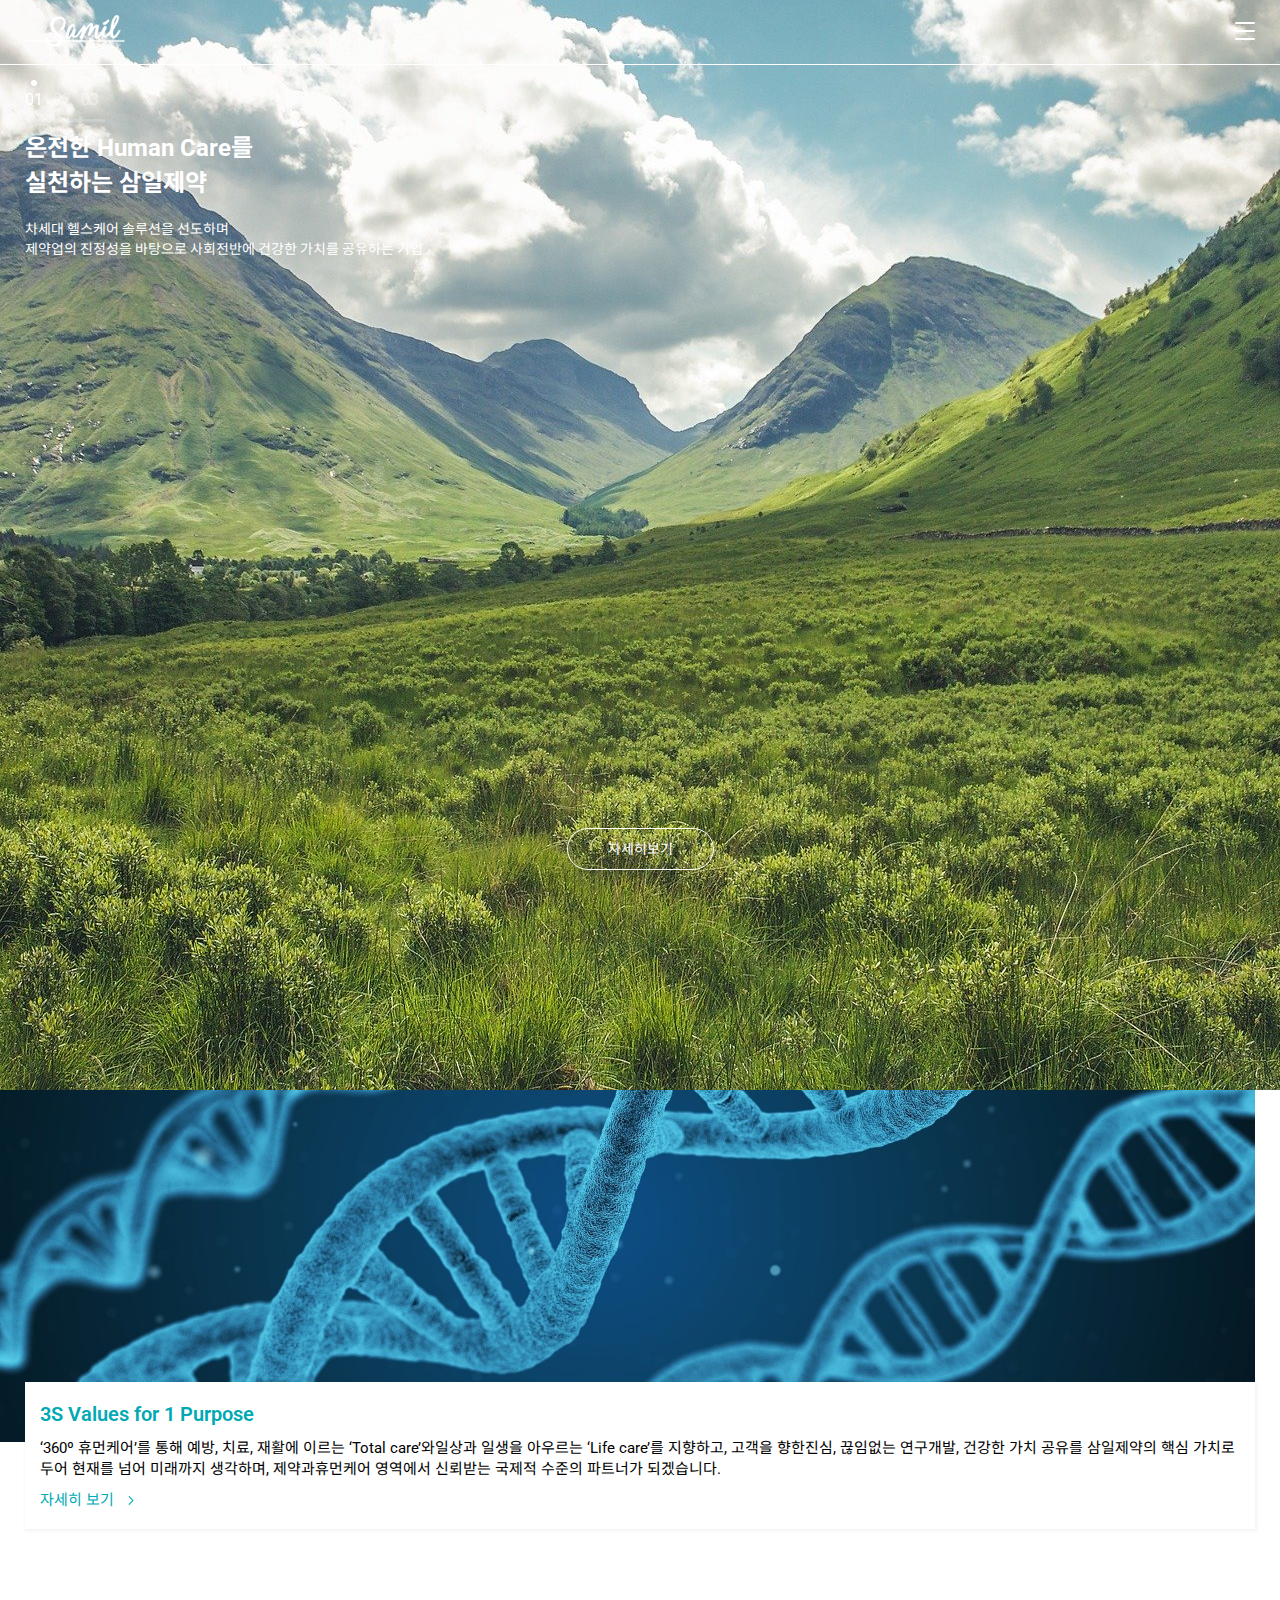
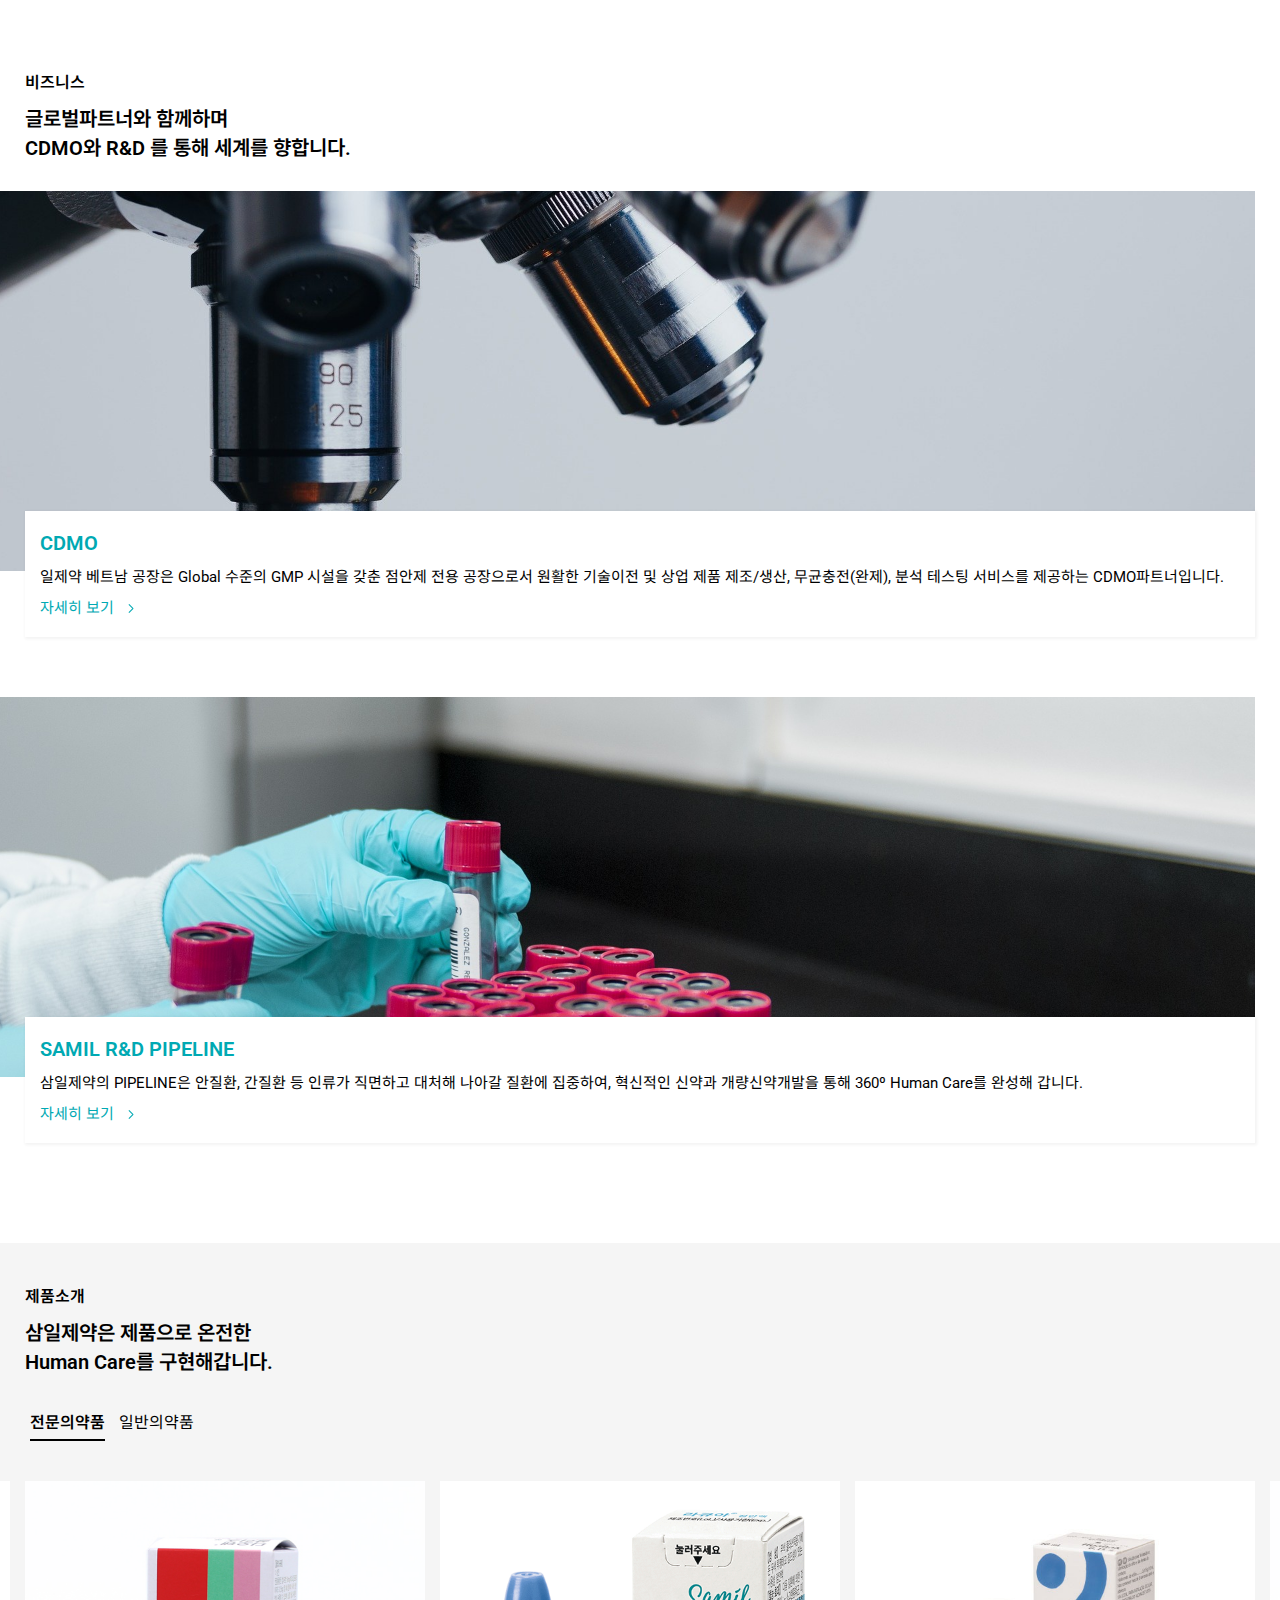
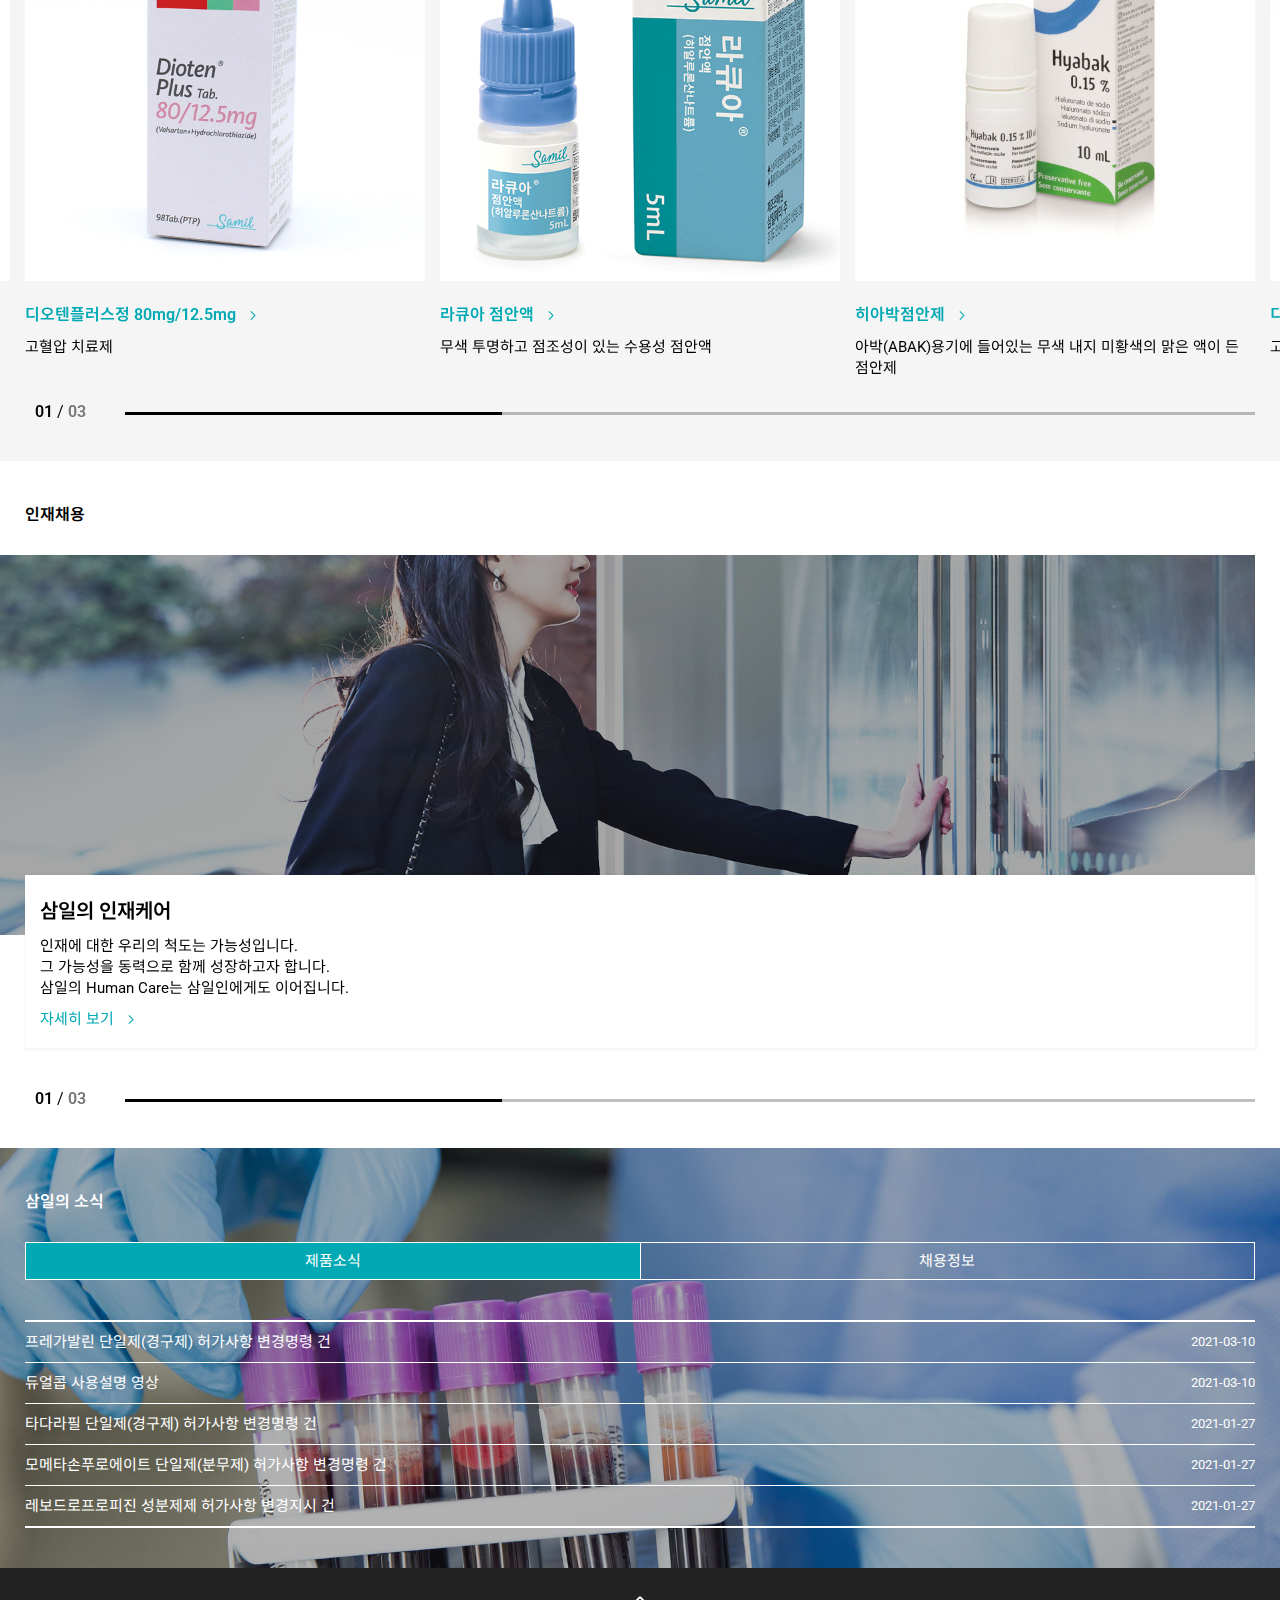
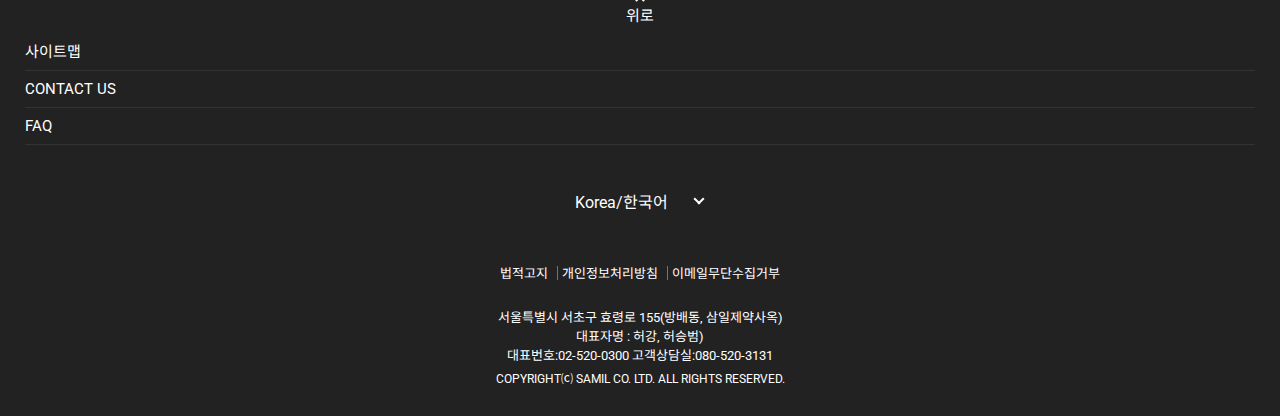
<file: project2/m/index.html>
<!DOCTYPE html>
<html lang="ko">
<head>
	<title>삼일제약 모바일</title>
    <meta charset="utf-8">
    <meta name="viewport" content="width=device-width, initial-scale=1.0">
    <link rel="stylesheet" href="https://unpkg.com/swiper/swiper-bundle.min.css">
    <link rel="stylesheet" href="css/reset.css">
    <link rel="stylesheet" href="css/font.css">
    <link rel="stylesheet" href="css/style.css">
    <script src="js/jquery-1.12.4.min.js"></script>
    <script src="js/swiper-bundle.min.js"></script>
    <script src="js/main.js	"></script>
    
</head>

<body>
	<div class="wrapper">
		<header id="header">
			<div class="menu">
				<div class="logo">
					<h1><a href="">로고</a></h1>
				</div>
				<!-- mobile -->
				<a href="" class="tab">
					<ul>
						<li></li>
						<li></li>
						<li></li>
					</ul>
				</a>
			</div>

			<!-- mobile_menu -->
			<div class="m_menu">
				<div class="top">
					<div class="logo">
						<a href="">로고</a>
					</div>
					<a href="" class="close">
						<ul>
							<li></li>
							<li></li>
						</ul>
					</a>
				</div>
				<nav id="m_gnb">
					<ul>
						<li><a href="">삼일소개</a>
							<ul>
								<li><a href="">브랜드 의미</a></li>
								<li><a href="">브랜드 플랫폼</a></li>
								<li><a href="">삼일제약 CI</a></li>
								<li><a href="">삼일제약 연혁</a></li>
								<li><a href="">윤리경영</a></li>
								<li><a href="">연구개발</a></li>
								<li><a href="">조직도</a></li>
								<li><a href="">사회공헌활동</a></li>
								<li><a href="">제휴사</a></li>
								<li><a href="">위치와 약도</a></li>
							</ul>
						</li>
						<li><a href="">뉴스·홍보</a>
							<ul>
								<li><a href="">뉴스센터</a></li>
								<li><a href="">질병정보</a></li>
								<li><a href="">광고정보</a></li>
								<li><a href="">영상사보</a></li>
								<li><a href="">사이버공장투어</a></li>
							</ul>
						</li>
						<li><a href="">인재채용</a>
							<ul>
								<li><a href="">인재상</a></li>
								<li><a href="">인사제도</a></li>
								<li><a href="">채용정보</a></li>
								<li><a href="">채용 Q&amp;A</a></li>
								<li><a href="">채용 FAQ</a></li>
							</ul>
						</li>
						<li><a href="">제품소개</a>
							<ul>
								<li><a href="">전문의약품</a></li>
								<li><a href="">일반의약품</a></li>
								<li><a href="">기타</a></li>
								<li><a href="">제품 상세검색</a></li>
							</ul>
						</li>
						<li><a href="">IR·재무정보</a>
							<ul>
								<li><a href="">IR정보</a></li>
								<li><a href="">재무정보</a></li>
								<li><a href="">주식정보</a></li>
								<li><a href="">주주게시판</a></li>
							</ul>
						</li>
						<li><a href="">고객지원</a>
							<ul>
								<li><a href="">고객의 소리</a></li>
								<li><a href="">FAQ</a></li>
							</ul>
						</li>
					</ul>
				</nav><!-- //gnb -->
			</div>

			<!-- main_slider -->
			<div class="main_slider">
				<!-- Swiper -->
				<div class="swiper-container">
					<div class="swiper-wrapper">
						<div class="swiper-slide">
							<img src="images/slide01.jpg" alt="">
							<div class="text">
								<h2>온전한 Human Care를<br>실천하는 삼일제약</h2>
								<p>차세대 헬스케어 솔루션을 선도하며<br>제약업의 진정성을 바탕으로 사회전반에 건강한 가치를 공유하는 기업</p>
							</div>
							<a href="" class="more">자세히보기</a>
						</div>
						<div class="swiper-slide">
							<img src="images/slide02.jpg" alt="">
							<div class="text">
								<h2>온일생과 일생을 아우르는<br>Life Care</h2>
								<p>끊임없는 연구개발로<br>우수하고 안전성 높은 의약품 개발에 최선을 다하는 기업</p>
							</div>
							<a href="" class="more">자세히보기</a>
						</div>
						<div class="swiper-slide">
							<img src="images/slide03.jpg" alt="">
							<div class="text">
								<h2>예방, 치료 재활에 이르는<br>Total Care</h2>
								<p>끊임없는 연구개발로<br>겨레 및 인류의 건강 수호에 이바지 하는 기업</p>
							</div>
							<a href="" class="more">자세히보기</a>
						</div>
					</div>
					<div class="control">
						<!-- Add Pagination -->
						<div class="swiper-pagination"></div>
						<!-- timebar -->
						<div class="timebar"><span></span></div>
					</div>
				</div>
				
				<!-- //Swiper -->
			</div>
		</header>
		<section id="content">
			<div class="intro">
				<div class="title">
					<h3>삼일소개</h3>
					<p>"고객의 일상과 일생을 통해<br>올바른 건강을 제안합니다."</p>
				</div>
				<div class="img">3S Values for 1 Purpose</div>
				<div class="text">
					<a href="">
						<span class="tit">3S Values for 1 Purpose</span>
						<p>
							‘360º 휴먼케어’를 통해 예방, 치료, 재활에 이르는 ‘Total care’와일상과 일생을 아우르는 ‘Life care’를 지향하고, 고객을 향한진심, 끊임없는 연구개발, 건강한 가치 공유를 삼일제약의	 핵심 가치로 두어 현재를 넘어 미래까지 생각하며, 제약과휴먼케어 영역에서 신뢰받는 국제적 수준의 파트너가 되겠습니다.
						</p>
						<span class="more">자세히 보기</span>
					</a>								
				</div>
			</div><!-- intro -->
			<div class="business">
				<div class="title">
					<h3>비즈니스</h3>
					<p>글로벌파트너와 함께하며<br>CDMO와 R&D 를 통해 세계를 향합니다.</p>
				</div>
				<ul>
					<li>
						<div class="img">CDMO</div>
							<div class="text">
							<a href="">
								<span class="tit">CDMO</span>
								<p>
									일제약 베트남 공장은 Global 수준의 GMP 시설을 갖춘 점안제 전용 공장으로서 원활한 기술이전 및 상업 제품 제조/생산, 무균충전(완제), 분석 테스팅 서비스를 제공하는 CDMO파트너입니다.
								</p>
								<span class="more">자세히 보기</span>
							</a>								
						</div>
					</li>
					<li>
						<div class="img">SAMIL R&D PIPELINE</div>
							<div class="text">
							<a href="">
								<span class="tit">SAMIL R&D PIPELINE</span>
								<p>
									삼일제약의 PIPELINE은 안질환, 간질환 등 인류가 직면하고 대처해 나아갈 질환에 집중하여, 혁신적인 신약과 개량신약개발을 통해 360º Human Care를 완성해 갑니다.
								</p>
								<span class="more">자세히 보기</span>
							</a>								
						</div>
					</li>
				</ul>
			</div><!-- business -->
			<div class="product">
				<div class="title">
					<h3>제품소개</h3>
					<p>삼일제약은 제품으로 온전한<br>Human Care를 구현해갑니다.</p>
				</div>
				<div class="tab">
					<ul>
						<li><a href="">전문의약품</a></li>
						<li><a href="">일반의약품</a></li>
					</ul>
				</div>
				<div class="list">
					<div class="special">
						<!-- Swiper -->
						<div class="swiper-container">
							<div class="swiper-wrapper">
								<div class="swiper-slide">
									<div class="pro_img"><img src="images/special/product_01.jpg" alt="디오텐플러스정 80mg/12.5mg"></div>
									<div class="desc">
										<a href="">
											<span class="tit">디오텐플러스정 80mg/12.5mg</span>
											<p>고혈압 치료제</p>
										</a>
									</div>
								</div>
								<div class="swiper-slide">
									<div class="pro_img"><img src="images/special/product_02.gif" alt="라큐아 점안액"></div>
									<div class="desc">
										<a href="">
											<span class="tit">라큐아 점안액</span>
											<p>무색 투명하고 점조성이 있는 수용성 점안액</p>
										</a>
									</div>
								</div>
								<div class="swiper-slide">
									<div class="pro_img"><img src="images/special/product_03.jpg" alt="히아박점안제"></div>
									<div class="desc">
										<a href="">
											<span class="tit">히아박점안제</span>
											<p>아박(ABAK)용기에 들어있는 무색 내지 미황색의 맑은 액이 든 점안제</p>
										</a>
									</div>
								</div>
							</div>
						</div>
						<div class="pager">
							<!-- Add Pagination -->
							<div class="swiper-pagination"></div>
							<div class="progressbar"><span></span></div>
						</div>
					</div><!-- special -->
					<div class="normal">
						<!-- Swiper -->
						<div class="swiper-container">
							<div class="swiper-wrapper">
								<div class="swiper-slide">
									<div class="pro_img"><img src="images/normal/product_01.jpg" alt="어린이부루펜시럽"></div>
									<div class="desc">
										<a href="">
											<span class="tit">어린이부루펜시럽</span>
											<p>일반의약품, 관절, 해열,진통,소염제</p>
										</a>
									</div>
								</div>
								<div class="swiper-slide">
									<div class="pro_img"><img src="images/normal/product_02.jpg" alt="아이투오미니점안액"></div>
									<div class="desc">
										<a href="">
											<span class="tit">아이투오미니점안액</span>
											<p>1회용 점안액</p>
										</a>
									</div>
								</div>
								<div class="swiper-slide">
									<div class="pro_img"><img src="images/normal/product_03.jpg" alt="티어실원스"></div>
									<div class="desc">
										<a href="">
											<span class="tit">티어실원스</span>
											<p>무색 또는 옅은 백색의 투명한 외용제</p>
										</a>
									</div>
								</div>	
							</div>
						</div>
						<div class="pager">
							<!-- Add Pagination -->
							<div class="swiper-pagination"></div>
							<div class="progressbar"><span></span></div>
						</div>
					</div><!-- normal -->
				</div><!-- list -->
			</div><!-- product -->
			<div class="recruit">
				<div class="title">
					<h3>인재채용</h3>
				</div>
				<div class="info">
					<!-- Swiper -->
					<div class="swiper-container">
						<div class="swiper-wrapper">
							<div class="swiper-slide">
								<div class="img">삼일의 인재케어</div>
								<div class="text">
									<a href="">
										<span class="tit">삼일의 인재케어</span>
										<p>
											인재에 대한 우리의 척도는 가능성입니다.<br>
											그 가능성을 동력으로 함께 성장하고자 합니다.<br>
											삼일의 Human Care는 삼일인에게도 이어집니다.
										</p>
										<span class="more">자세히 보기</span>
									</a>								
								</div>
							</div>
							<div class="swiper-slide">
								<div class="img">삼일의 업무케어</div>
								<div class="text">
									<a href="">
										<span class="tit">삼일의 업무케어</span>
										<p>
											우리의 일상과 일생에서 일이 차지하는 비중은 높습니다<br>
											일상의 행복이 역량으로 귀결됨을 알기에<br>
											삼일의 근무환경은 물론 직원의 마음도 케어합니다.
										</p>
										<span class="more">자세히 보기</span>
									</a>								
								</div>
							</div>	
							<div class="swiper-slide">
								<div class="img">채용 FAQ에 관한 삼일의 답</div>
								<div class="text">
									<a href="">
										<span class="tit">삼일의 인재케어</span>
										<p>
											인재에 대한 우리의 척도는 가능성입니다.<br>
											그 가능성을 동력으로 함께 성장하고자 합니다.<br>
											삼일의 Human Care는 삼일인에게도 이어집니다.
										</p>
										<span class="more">자세히 보기</span>
									</a>								
								</div>
							</div>	

						</div>
					</div>
					<div class="pager">
						<!-- Add Pagination -->
						<div class="swiper-pagination"></div>
						<div class="progressbar"><span></span></div>
					</div>
				</div>
			</div><!-- recruit -->
			<div class="news">
				<div class="title">
					<h3>삼일의 소식</h3>
				</div>
				<div class="tab">
					<ul>
						<li><a href="">제품소식</a></li>
						<li><a href="">채용정보</a></li>
					</ul>
				</div>
				<div class="list">
					<div class="pro_news">
						<ul>
							<li><a href="">프레가발린 단일제(경구제) 허가사항 변경명령 건</a><span>2021-03-10</span></li>
							<li><a href="">듀얼콥 사용설명 영상</a><span>2021-03-10</span></li>
							<li><a href="">타다라필 단일제(경구제) 허가사항 변경명령 건</a><span>2021-01-27</span></li>
							<li><a href="">모메타손푸로에이트 단일제(분무제) 허가사항 변경명령 건</a><span>2021-01-27</span></li>
							<li><a href="">레보드로프로피진 성분제제 허가사항 변경지시 건</a><span>2021-01-27</span></li>
						</ul>
					</div>
					<div class="info_recruit">
						<ul>
							<li><a href="">안과 MR</a><span>2021-02-15</span></li>
							<li><a href="">인사총무팀 신입채용</a><span>2021-02-15</span></li>
							<li><a href="">사업개발(BD) 채용</a><span>2021-12-07</span></li>
							<li><a href="">OTC MR 채용</a><span>2021-12-07</span></li>
							<li><a href="">2021년 공채 MR</a><span>2021-10-13</span></li>
						</ul>
					</div>
				</div>
			</div><!-- news -->
		</section>
		<footer id="footer">
			<a href="" class="go_top">위로</a>
			<div class="util">
				<ul>
					<li><a href="">사이트맵</a></li>
					<li><a href="">contact us</a></li>
					<li><a href="">faq</a></li>
				</ul>
			</div>
			<a href="" class="lang">Korea/한국어</a>
			<div class="etc">
				<ul>
					<li><a href="">법적고지</a></li>
					<li><a href="">개인정보처리방침</a></li>
					<li><a href="">이메일무단수집거부</a></li>
				</ul>
			</div>
			<div class="addr">
				<p>
				서울특별시 서초구 효령로 155(방배동, 삼일제약사옥)<br>
				대표자명 : 허강, 허승범)<br>
				대표번호:02-520-0300 고객상담실:080-520-3131
				</p>
				<p class="copy">COPYRIGHT⒞ SAMIL CO. LTD. ALL RIGHTS RESERVED.</p>				
			</div>
		</footer>
	</div>
</body>
</html>
</file>
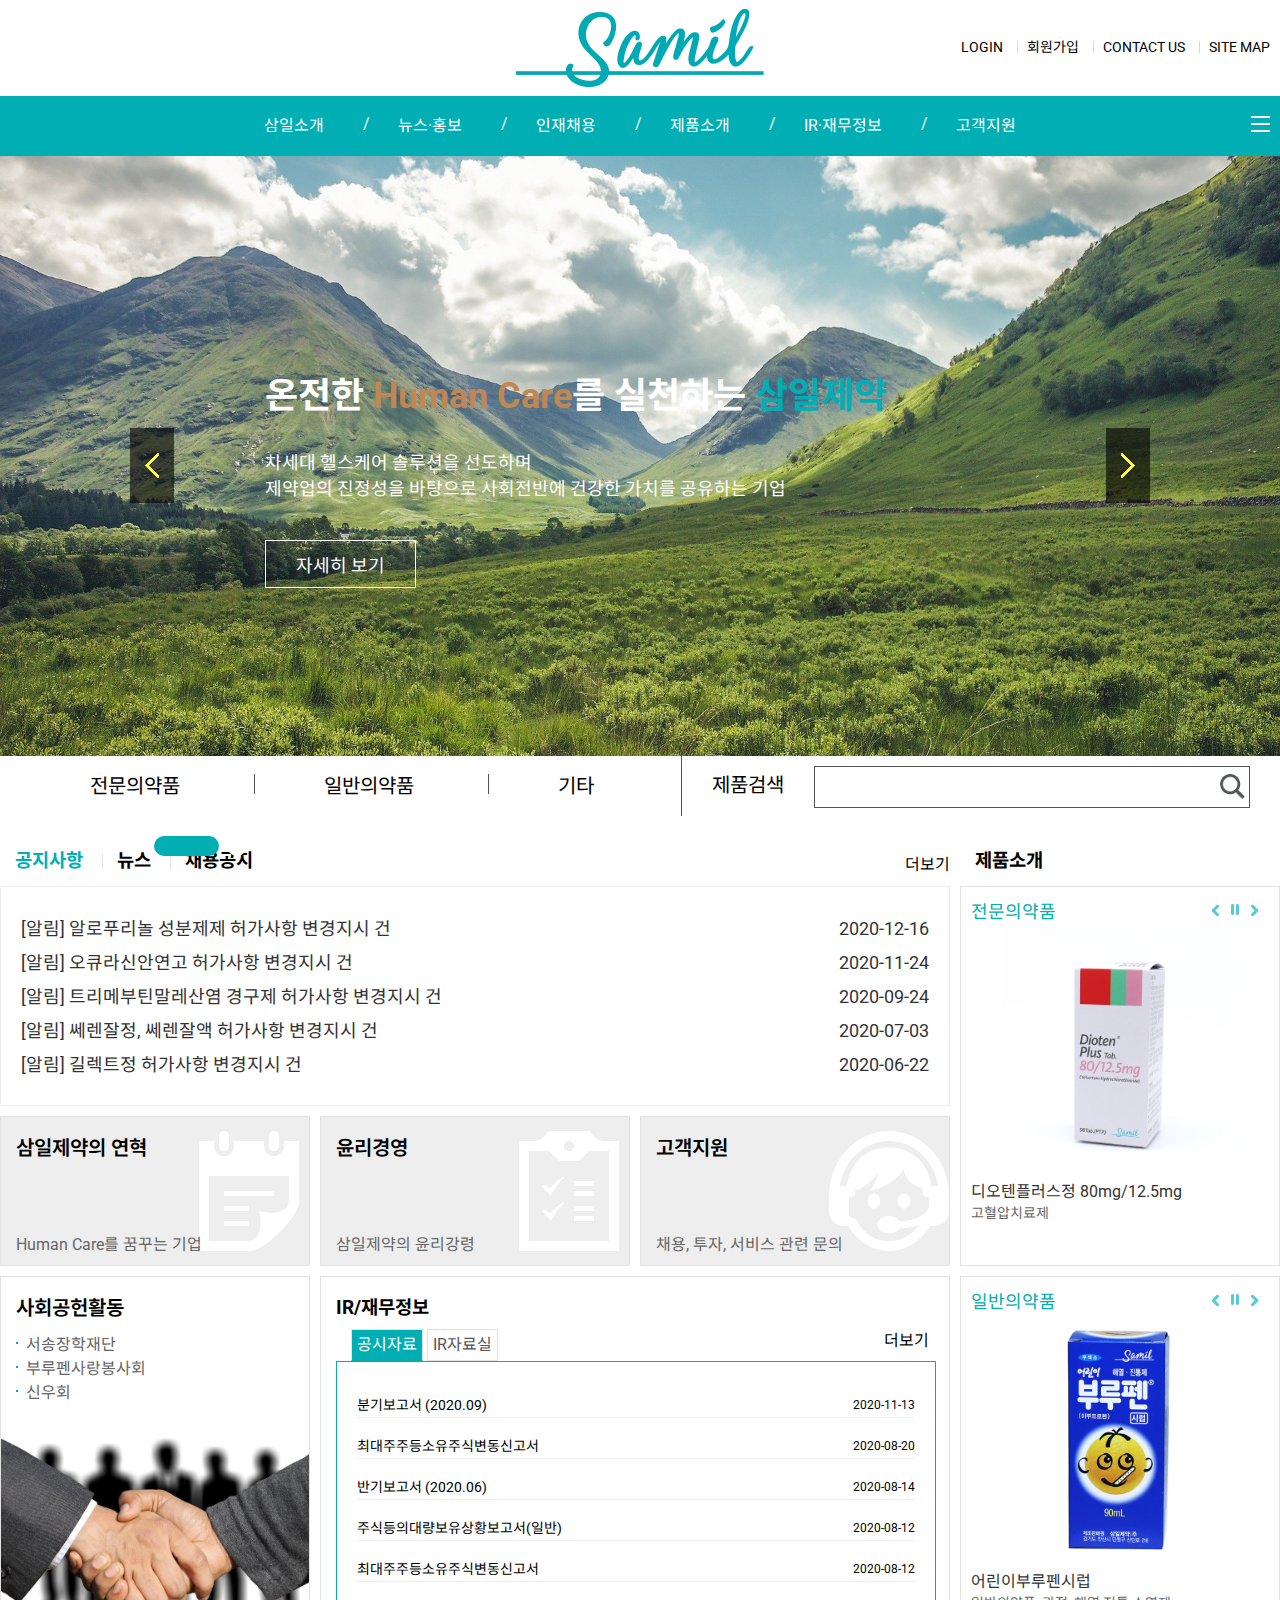
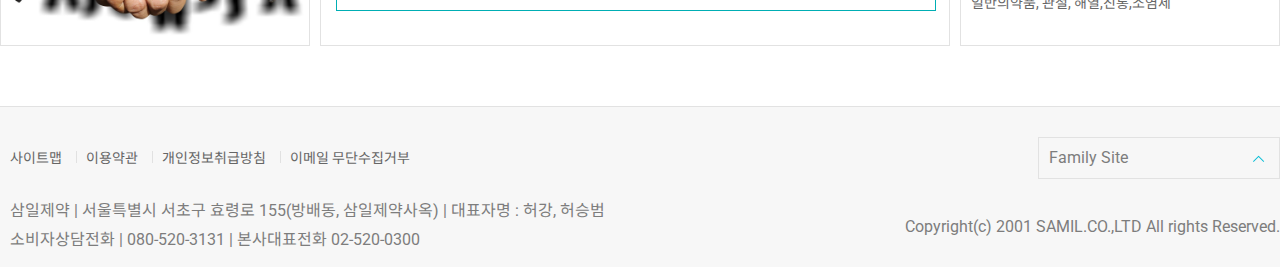
<file: project2/pc/index.html>
<!DOCTYPE html>
<html lang="ko">
<head>
	<title>삼일제약</title>
    <meta charset="utf-8">
    <meta name="viewport" content="width=device-width, initial-scale=1.0">
    <link rel="stylesheet" href="https://unpkg.com/swiper/swiper-bundle.min.css">
    <link rel="stylesheet" href="css/reset.css">
    <link rel="stylesheet" href="css/font.css">
    <link rel="stylesheet" href="css/style.css">
    <script src="js/swiper-bundle.min.js"></script>
    <script src="js/jquery-1.12.4.min.js"></script>
    <script src="js/main.js	"></script>
    
</head>

<body>
	<div class="wrapper">
		<header id="header">
			<div class="top">
				<div class="top_inner">
					<div class="logo"><h1><a href=""><img src="images/logo.png" alt="로고"></a></h1></div>
					<div class="utils">
						<ul>
							<li><a href="">login</a></li>
							<li><a href="">회원가입</a></li>
							<li><a href="">contact us</a></li>
							<li><a href="">site map</a></li>
						</ul>
					</div><!-- //utils -->
				</div><!-- //top_inner -->
			</div><!-- //top -->
			<div class="bottom">
				<div class="menu">
					<div class="menu_inner">
						<nav id="gnb">
							<ul>
								<li><a href="">삼일소개</a>
									<ul>
										<li><a href="">브랜드 의미</a></li>
										<li><a href="">브랜드 플랫폼</a></li>
										<li><a href="">삼일제약 CI</a></li>
										<li><a href="">삼일제약 연혁</a></li>
										<li><a href="">윤리경영</a></li>
										<li><a href="">연구개발</a></li>
										<li><a href="">조직도</a></li>
										<li><a href="">사회공헌활동</a></li>
										<li><a href="">제휴사</a></li>
										<li><a href="">위치와 약도</a></li>
									</ul>
								</li>
								<li><a href="">뉴스·홍보</a>
									<ul>
										<li><a href="">뉴스센터</a></li>
										<li><a href="">질병정보</a></li>
										<li><a href="">광고정보</a></li>
										<li><a href="">영상사보</a></li>
										<li><a href="">사이버공장투어</a></li>
									</ul>
								</li>
								<li><a href="">인재채용</a>
									<ul>
										<li><a href="">인재상</a></li>
										<li><a href="">인사제도</a></li>
										<li><a href="">채용정보</a></li>
										<li><a href="">채용 Q&amp;A</a></li>
										<li><a href="">채용 FAQ</a></li>
									</ul>
								</li>
								<li><a href="">제품소개</a>
									<ul>
										<li><a href="">전문의약품</a></li>
										<li><a href="">일반의약품</a></li>
										<li><a href="">기타</a></li>
										<li><a href="">제품 상세검색</a></li>
									</ul>
								</li>
								<li><a href="">IR·재무정보</a>
									<ul>
										<li><a href="">IR정보</a></li>
										<li><a href="">재무정보</a></li>
										<li><a href="">주식정보</a></li>
										<li><a href="">주주게시판</a></li>
									</ul>
								</li>
								<li><a href="">고객지원</a>
									<ul>
										<li><a href="">고객의 소리</a></li>
										<li><a href="">FAQ</a></li>
									</ul>
								</li>
							</ul>
						</nav><!-- //gnb -->
						<div class="gnb_banner">
							<a href="">EYE2O</a>
							<a href="">부루펜</a>
							<a href="">자이로릭</a>
						</div>
						<div class="tab">
							<a href=""><img src="images/btn_tab.png" alt="탭메뉴"></a>
						</div><!-- //tab -->
					</div><!-- //menu_inner -->
				</div><!-- //menu -->
			</div><!-- //bottom -->
			<div class="main_slider">
				<div class="swiper-container">
				    <div class="swiper-wrapper">
					    <div class="swiper-slide">
					    	<div class="desc">
								<h2>온전한 <span class="care">Human Care</span>를 실천하는 <span class="samil">삼일제약</span></h2>
								<p>차세대 헬스케어 솔루션을 선도하며<br>제약업의 진정성을 바탕으로 사회전반에 건강한 가치를 공유하는 기업</p>
								<a href="">자세히 보기</a>
							</div>
							<img src="images/slide01.jpg" alt="슬라이더01">
					    </div>
					    <div class="swiper-slide">
					    	<div class="desc">
								<h2>일생과 일생을 아우르는 <span class="care">Life Care</span></h2>
								<p>끊임없는 연구개발로<br>우수하고 안전성 높은 의약품 개발에 최선을 다하는 기업</p>
								<a href="">자세히 보기</a>
							</div>
							<img src="images/slide02.jpg" alt="슬라이더02">
					    </div>
					    <div class="swiper-slide">
					    	<div class="desc">
								<h2>예방, 치료 재활에 이르는 <span class="care">Total Care</span></h2>
								<p>끊임없는 연구개발로<br>겨레 및 인류의 건강 수호에 이바지 하는 기업</p>
								<a href="">자세히 보기</a>
							</div>
							<img src="images/slide03.jpg" alt="슬라이더03">
					    </div>
					    
				    </div>
				    <!-- Add Arrows -->
				    <div class="swiper-button-next"></div>
				    <div class="swiper-button-prev"></div>
				    <!-- Add Pagination -->
				    <div class="control">
	   					 <div class="swiper-pagination"></div>
	   					 <a href="" class="play">재생/멈춤</a>
   					 </div>
				</div><!-- //swiper-container -->
			</div>
		</header>
		<section id="content">
			<div class="container">
				<div class="search">
					<div class="search_list">
						<ul>
							<li><a href="">전문의약품</a></li>
							<li><a href="">일반의약품</a></li>
							<li><a href="">기타</a></li>
						</ul>
					</div>
					<div class="search_box">
						<div class="search_form">
							<form>
								<label><span>제품검색</span><input type="text"></label>
								<a href=""><img src="images/btn_search.png" alt="검색"></a>
							</form>
						</div>
					</div>
				</div><!-- //search-->
				<div class="left">
					<div class="main_box">
						<div class="news_list">
							<div class="title">
								<ul>
									<li class="notice on"><h3><a href="">공지사항</a></h3></li>
									<li class="news"><h3><a href="">뉴스</a></h3></li>
									<li class="recruit"><h3><a href="">채용공지</a></h3></li>
								</ul>
								<a href="" class="more">더보기</a>
							</div><!-- //title -->
							<div class="desc">
								<!-- view_box -->
								<div class="view notice on">
									<ul>
										<li><a href="">[알림] 알로푸리놀 성분제제 허가사항 변경지시 건</a><span>2020-12-16</span></li>
										<li><a href="">[알림] 오큐라신안연고 허가사항 변경지시 건</a><span>2020-11-24</span></li>
										<li><a href="">[알림] 트리메부틴말레산염 경구제 허가사항 변경지시 건</a><span>2020-09-24</span></li>
										<li><a href="">[알림] 쎄렌잘정, 쎄렌잘액 허가사항 변경지시 건</a><span>2020-07-03</span></li>
										<li><a href="">[알림] 길렉트정 허가사항 변경지시 건</a><span>2020-06-22</span></li>
									</ul>
								</div>
								<div class="view news">
									<ul>
										<li><a href="">삼일제약. 요즈마그룹코리아와 MOU 체결_2017년 5월 19일</a><span>2017-05-24</span></li>
										<li><a href="">이스라엘 갈메드社(Galmed Pharmaceuticals)와 비알코올성지방간염 치료제 “아람콜(AramcholTM)”의 국내 개발 및 독점 판매권 계약 체결</a><span>2016-08-01</span></li>
										<li><a href="">삼일제약,동아ST와 타리온, 오젝스점안액 판매제휴계약 체결</a><span>2016-09-05</span></li>
										<li><a href="">삼일제약, 한국피엠지제약과 레일라정 공동판매 프로모션 계약 체결</a><span>2016-11-02</span></li>
										<li><a href="">삼일제약 “필리핀 해외봉사활동” 전개</a><span>2016-12-13</span></li>
									</ul>
								</div>
								<div class="view recruit">
									<ul>
										<li><a href="">2014년 신입 및 경력 공채 서류 합격자 발표 일정 안내</a><span>2014-07-01</span></li>
										<li><a href="">[제약영업]2010년하반기 신입사원 합격자 발표</a><span>2010-12-10</span></li>
										<li><a href="">신입사원 최종합격자 발표 일정 안내</a><span>2010-12-03</span></li>
										<li><a href="">신입 영업사원 서류전형 합격자 명단 및 면접일정안내</a><span>2010-11-23</span></li>
										<li><a href="">[제약영업]인턴사원 합격자 발표</a><span>2010-06-25</span></li>
									</ul>
								</div>
							</div>
						</div><!-- //new_list -->
					</div><!-- main_news-->
					<div class="go">
						<ul>
							<li>
								<a href="">
									<dl>
										<dt>삼일제약의 연혁</dt>
										<dd>Human Care를 꿈꾸는 기업</dd>
									</dl>
								</a>
							</li>
							<li>
								<a href="">
									<dl>
										<dt>윤리경영</dt>
										<dd>삼일제약의 윤리강령</dd>
									</dl>
								</a>
							</li>
							<li>
								<a href="">
									<dl>
										<dt>고객지원</dt>
										<dd>채용, 투자, 서비스 관련 문의</dd>
									</dl>
								</a>
							</li>
						</ul>
					</div><!-- //go -->
					<div class="bottom">
						<div class="social">
							<a href="">
								<dl>
									<dt>사회공헌활동</dt>
									<dd>서송장학재단</dd>
									<dd>부루펜사랑봉사회</dd>
									<dd>신우회</dd>
								</dl>
								<div class="over">사회공헌활동 보러가기</div>
							</a>								
						</div>
						<div class="ir">
							<div class="board">
								<h3>IR/재무정보</h3>
								<div class="title">
									<ul>
										<li class="public_data on"><a href="">공시자료</a></li>
										<li class="ir_data"><a href="">IR자료실</a></li>
									</ul>
									<a href="" class="more">더보기</a>
								</div>
								<div class="desc">
									<div class="view public_data on">
										<ul>
											<li><a href="">분기보고서 (2020.09)</a><span>2020-11-13</span></li>
											<li><a href="">최대주주등소유주식변동신고서</a><span>2020-08-20</span></li>
											<li><a href="">반기보고서 (2020.06)</a><span>2020-08-14</span></li>
											<li><a href="">주식등의대량보유상황보고서(일반)</a><span>2020-08-12</span></li>
											<li><a href="">최대주주등소유주식변동신고서</a><span>2020-08-12</span></li>
										</ul>
									</div>
									<div class="view ir_data">
									<ul>
										<li><a href="">제67기 결산공고</a><span>2020-03-20</span></li>
										<li><a href="">제67기 정기주주총회 소집공고</a><span>2020-03-05</span></li>
										<li><a href="">주식명의개서정지공고</a><span>2019-12-13</span></li>
										<li><a href="">전환증권 전환대상 주권 등의 권리자 보호 안내</a><span>2019-08-02</span></li>
										<li><a href="">제66기 정기주주총회 소집공고</a><span>2019-03-05</span></li>
									</ul>
								</div>
								</div>
							</div>
						</div>
					</div><!-- //bottom -->
				</div><!-- //left-->
				<div class="product">
					<h3>제품소개</h3>
					<div class="special">
						<div class="title">
							<span>전문의약품</span>
							<div class="btns">
								<a href="" class="prev">이전</a>
								<a href="" class="play">멈춤/재생</a>
								<a href="" class="next">다음</a>
							</div>
						</div>
						<div class="list"><!-- 슬라이더-->
							<ul>
							<li>
								<a href="">
									<div class="img"><img src="images/special/product_01.jpg" alt="디오텐정80mg"></div>
									<dl>
										<dt>디오텐플러스정 80mg/12.5mg</dt>
										<dd>고혈압치료제</dd>
									</dl>
								</a>
							</li>
							<li>
								<a href="">
									<div class="img"><img src="images/special/product_02.gif" alt="라큐아 점안액"></div>
									<dl>
										<dt>라큐아 점안액</dt>
										<dd>무색 투명하고 점조성이 있는 수용성 점안액</dd>
									</dl>
								</a>
							</li>
							<li>
								<a href="">
									<div class="img"><img src="images/special/product_03.jpg" alt="리박트 과립"></div>
									<dl>
										<dt>히아박점안제</dt>
										<dd>아박(ABAK)용기에 들어있는 무색 내지 미황색의 맑은 액이 든 점안제</dd>
									</dl>
								</a>
							</li>
						</ul>
						</div>
					</div>
					<div class="normal">
						<div class="title">
							<span>일반의약품</span>
							<div class="btns">
								<a href="" class="prev">이전</a>
								<a href="" class="play">멈춤/재생</a>
								<a href="" class="next">다음</a>
							</div>
						</div>
						<div class="list">
							<ul>
							<li>
								<a href="">
									<div class="img"><img src="images/normal/product_01.jpg" alt="어린이부루펜시럽"></div>
									<dl>
										<dt>어린이부루펜시럽</dt>
										<dd>일반의약품, 관절, 해열,진통,소염제</dd>
									</dl>
								</a>
							</li>
							<li>
								<a href="">
									<div class="img"><img src="images/normal/product_02.jpg" alt="아이투오미니점안액"></div>
									<dl>
										<dt>아이투오미니점안액</dt>
										<dd>1회용 점안액</dd>
									</dl>
								</a>
							</li>
							<li>
								<a href="">
									<div class="img"><img src="images/normal/product_03.jpg" alt="리박트 과립"></div>
									<dl>
										<dt>티어실원스</dt>
										<dd>무색 또는 옅은 백색의 투명한 외용제</dd>
									</dl>
								</a>
							</li>
						</ul>
						</div>
					</div>
				</div><!-- //product-->
			</div><!-- //container -->
		</section>
		<footer id="footer">
			<div class="footer_inner">
				<div class="left">
					<div class="link">
					<ul>
						<li><a>사이트맵</a></li>
						<li><a>이용약관</a></li>
						<li><a>개인정보취급방침</a></li>
						<li><a>이메일 무단수집거부</a></li>
					</ul>
				</div>
					<div class="address">
						<p>삼일제약  |  서울특별시 서초구 효령로 155(방배동, 삼일제약사옥)  |  대표자명 : 허강, 허승범</p>
						<p>소비자상담전화  |  080-520-3131  |  본사대표전화 02-520-0300</p>
					</div>
				</div>
				<div class="right">
					<div class="family">
						<a href="">Family Site</a>
					</div>
					<div class="copy">
						<p>Copyright(c) 2001 SAMIL.CO.,LTD All rights Reserved.</p>
					</div>	
				</div>
			</div>
		</footer>
	</div>
</body>
</html>
</file>
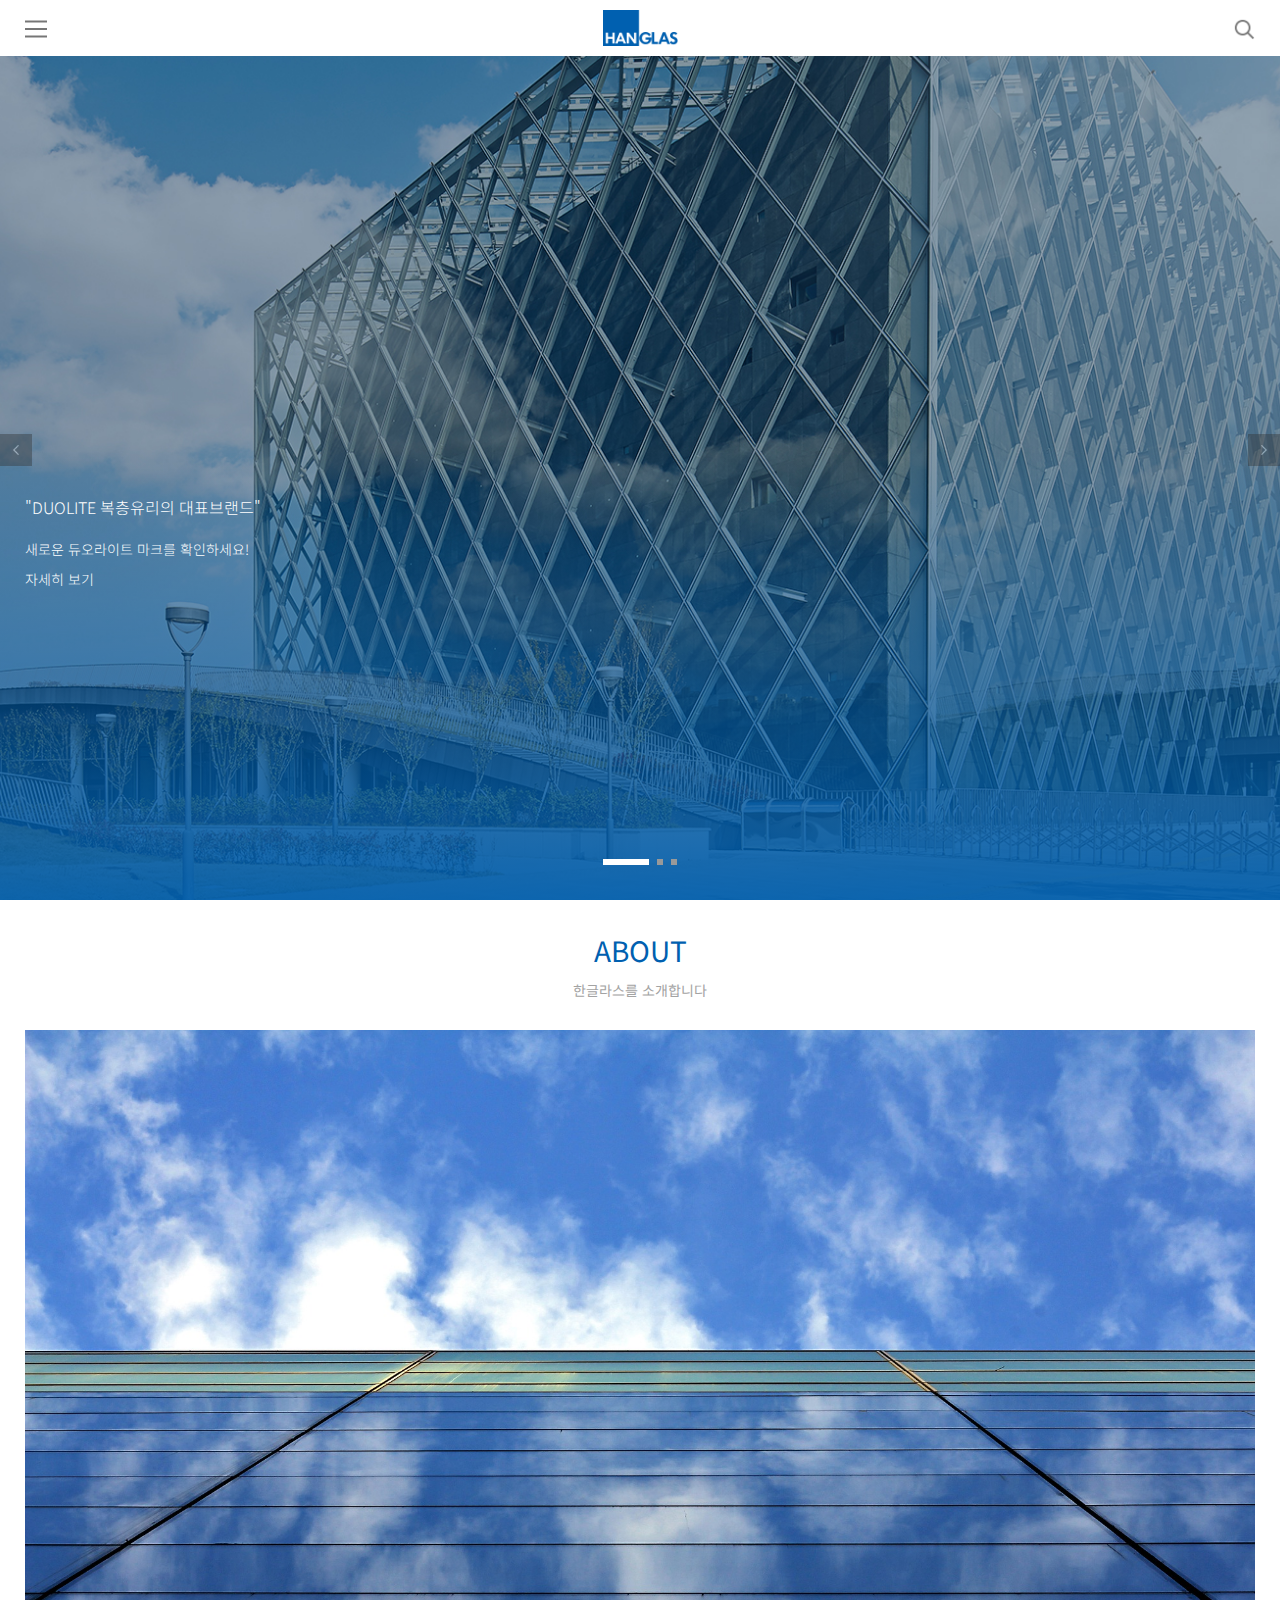
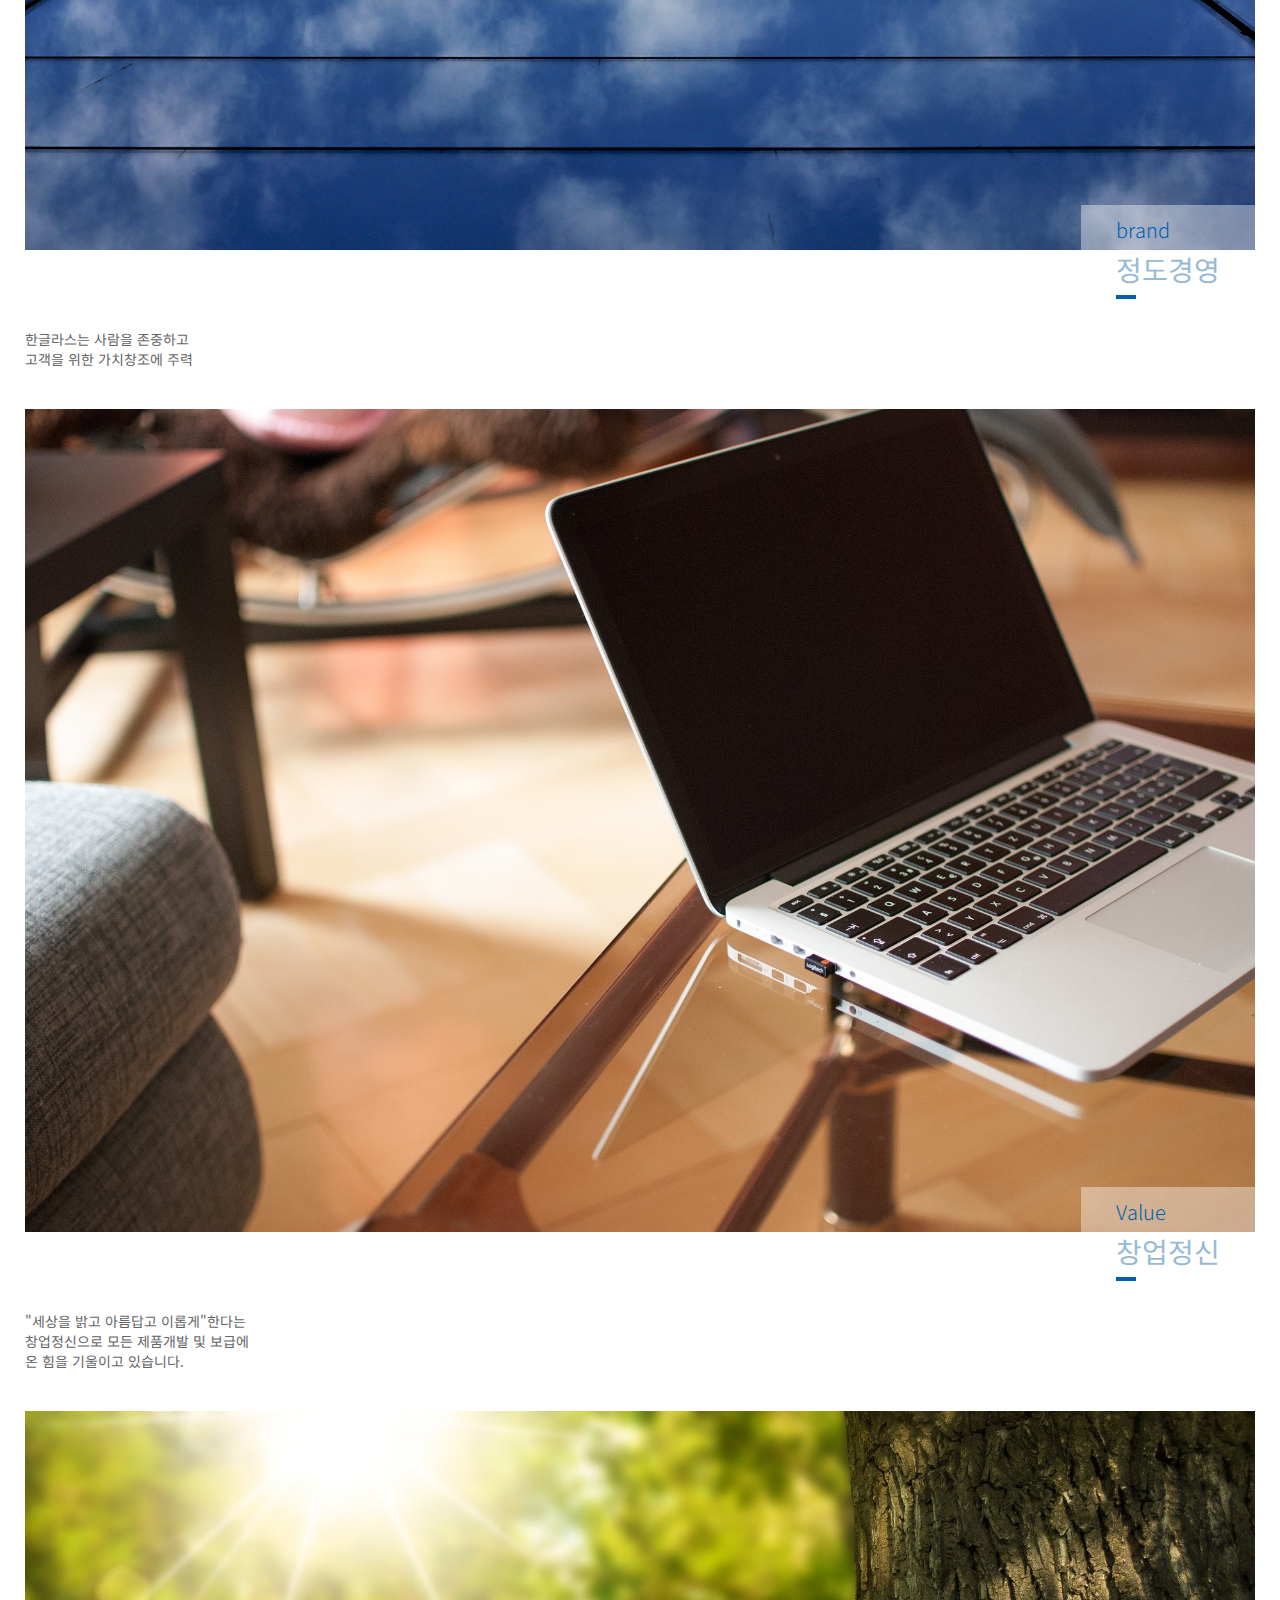
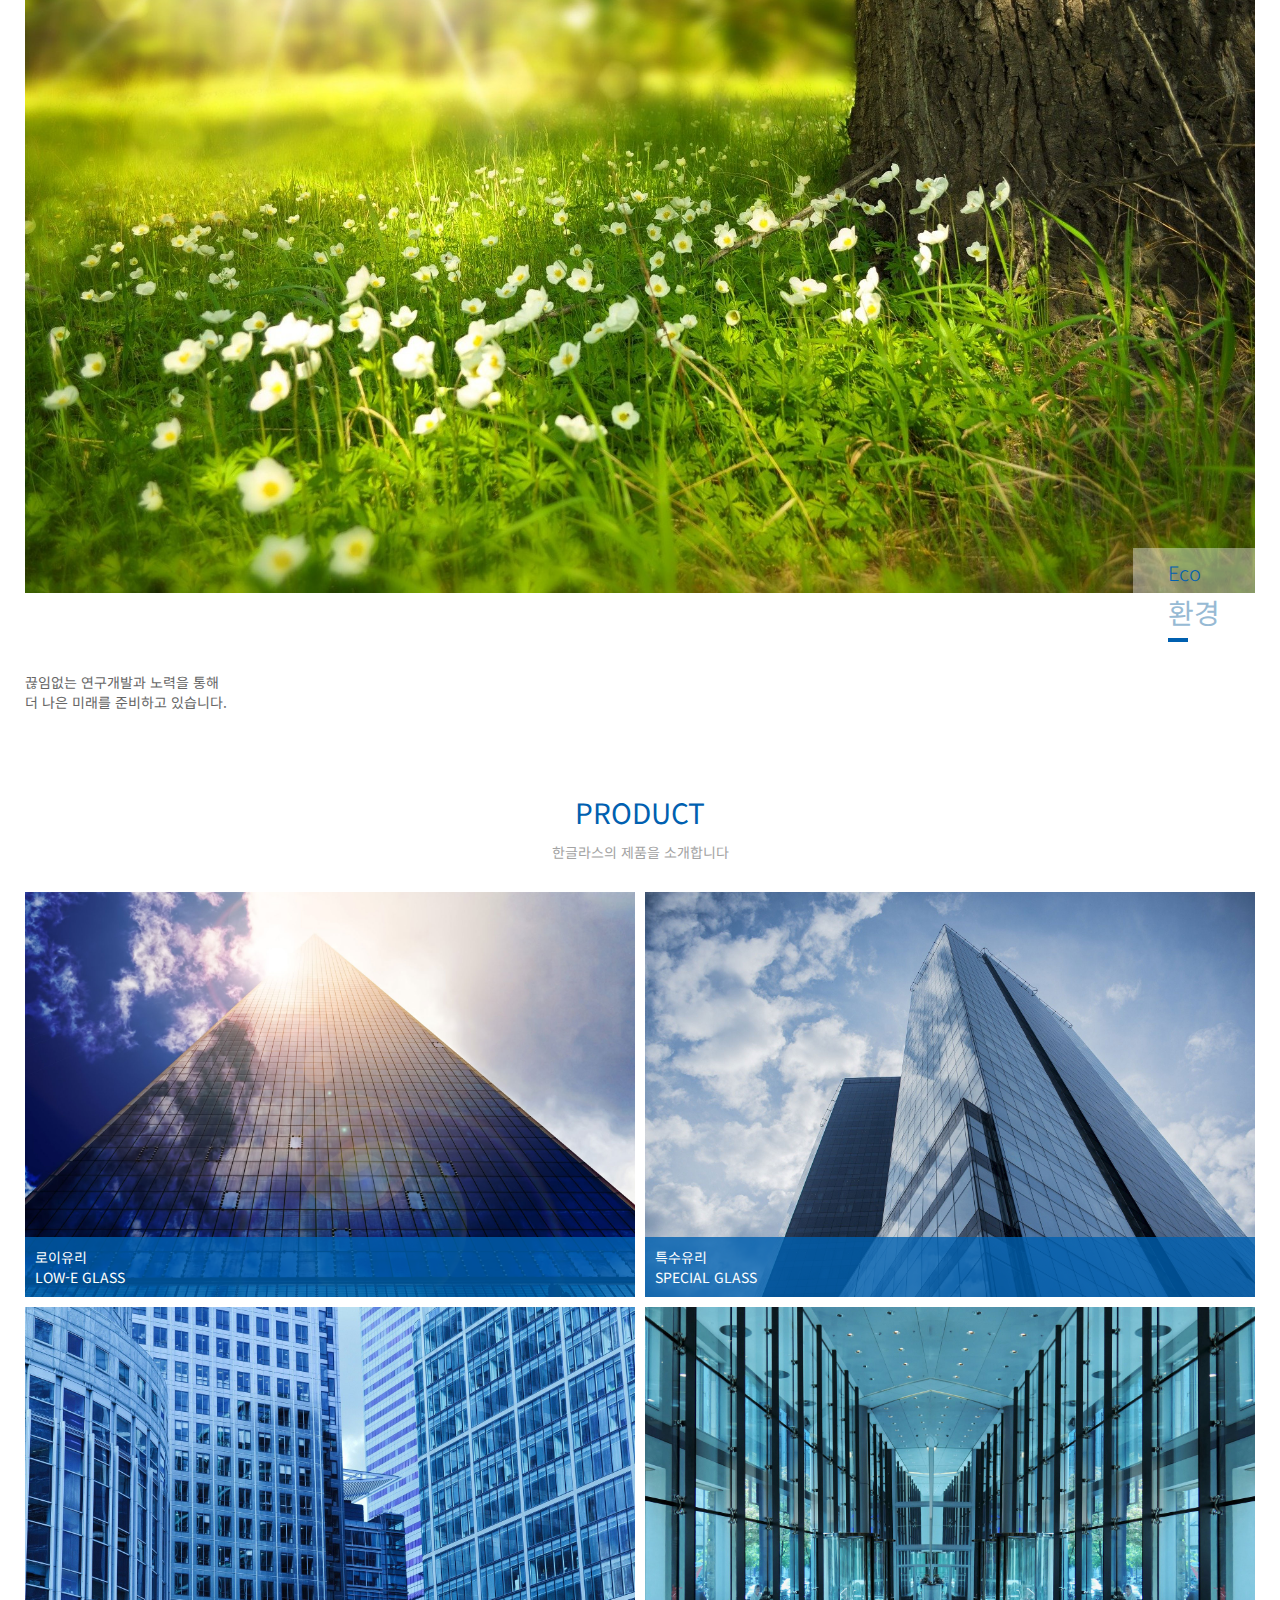
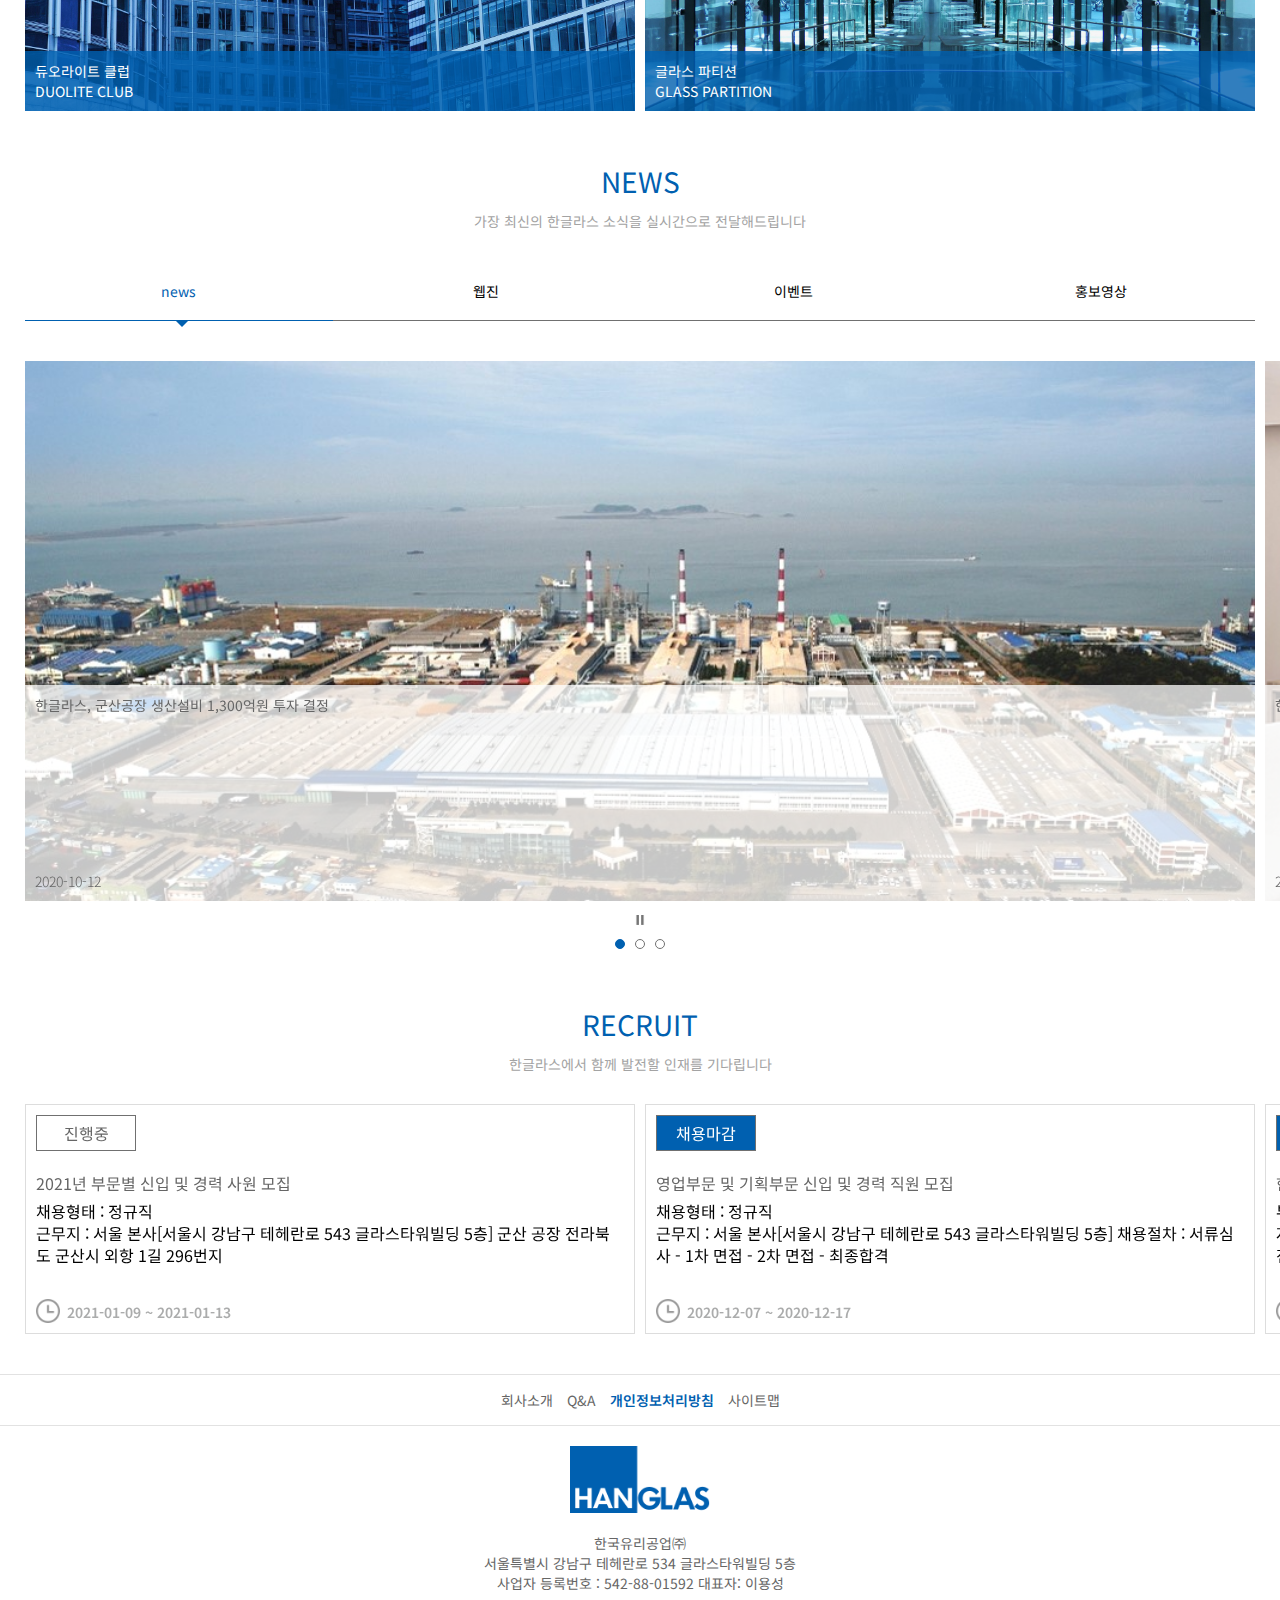
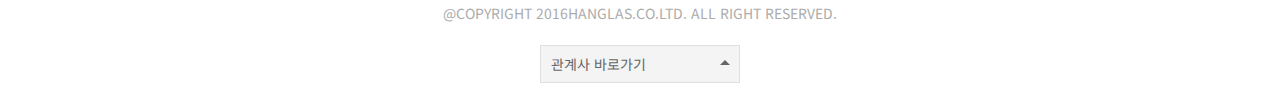
<file: project3/m/index.html>
<!DOCTYPE html>
<html lang="ko">
<head>
<title>한글라스 모바일</title>
<meta charset="utf-8">
<meta name="viewport" content="width=device-width, initial-scale=1.0">
<link rel="stylesheet" href="https://unpkg.com/swiper/swiper-bundle.min.css">
<link rel="stylesheet" href="css/reset.css">
<link rel="stylesheet" href="css/font.css">
<link rel="stylesheet" href="css/style.css">

<script src="https://unpkg.com/swiper/swiper-bundle.min.js"></script>
<script src="js/jquery-1.12.4.min.js"></script>
<script src="js/main.js"></script>
</head>
<body>
	<div class="wrapper">
		<header id="header">
			<div class="menu">
				<div class="logo"><h1><a href=""><img src="images/logo.png" alt="로고"></a></h1></div>
				<div class="menu_btn">
					<a href="" class="btn">메뉴</a>
					<a href="" class="search">검색</a>
				</div>
			</div>
			<!-- 모바일메뉴 -->
			<nav id="mobile_gnb">
				<ul>
					<li class="close"><a href=""><img src="images/btn_close.gif" alt="닫기버튼"> 닫기</a></li>
					<li><a href="">HOME</a></li>
					<li><a href="">회사소개</a>
						<ul>
							<li><a href="">한글라스 소개</a></li>
							<li><a href="">비전</a></li>
							<li><a href="">연혁</a></li>
							<li><a href="">R&amp;D 센터</a></li>
							<li><a href="">IR 정보</a></li>
							<li><a href="">인재채용</a></li>
							<li><a href="">오시는 길</a></li>
							<li><a href="">사이버신문고</a></li>
						</ul>
					</li>
					<li><a href="">제품소개</a>
						<ul>
							<li><a href="">제품 및 솔루션</a></li>
							<li><a href="">카다로그 자료실</a></li>
							<li><a href="">기술지원</a></li>
						</ul>
					</li>
					<li><a href="">듀오라이트클럽</a>
						<ul>
							<li><a href="">한글라스 클럽제도 소개</a></li>
							<li><a href="">회원사 소개</a></li>
							<li><a href="">가입절차 소개</a></li>
							<li><a href="">공지사항</a></li>
						</ul>
					</li>
					<li><a href="">고객지원</a>
						<ul>
							<li><a href="">홍보센터</a></li>
							<li><a href="">홍보센터</a></li>
							<li><a href="">대리점 안내</a></li>
							<li><a href="">FAQ</a></li>
							<li><a href="">Q&amp;A</a></li>
						</ul>
					</li>
				</ul>
			</nav>
			<div class="search_box">
				<input type="text" placeholder="검색어를 입력해주세요">
				<a href=""></a>
			</div>
			<div class="dim"></div>

			<div class="main_slider">
				<!-- Swiper -->
				<div class="swiper-container">
					<div class="swiper-wrapper">
						<div class="swiper-slide">
							<a href="">
								<div class="text">
									<h2>"DUOLITE 복층유리의 대표브랜드"</h2>
									<p>새로운 듀오라이트 마크를 확인하세요!<span>자세히 보기</span></p>
								</div>
							</a>
						</div>
						<div class="swiper-slide">
							<a href="">
								<div class="text">
									<h2>"한글라스 스위스페이서 SWISSPACER"</h2>
									<p>복층 유리의 단열성능을 향상시켜주는<br>단열스페이서입니다.<span>자세히 보기</span></p>
									
								</div>
							</a>
						</div>
						<div class="swiper-slide">
							<a href="">
								<div class="text">
									<h2>"에스라이트 ESLITE 듀라 맥스 출시"</h2>
									<p>최고의 단열성능과 간편한 가공이 가능한<br>고내구성 투명 로이유리입니다.<span>자세히 보기</span></p>
								</div>
							</a>
						</div>
					</div>
					<!-- Add Pagination -->
					<div class="swiper-pagination"></div>
				</div>
				<!-- Add Arrows -->
				<div class="swiper-button-next"></div>
				<div class="swiper-button-prev"></div>	
			</div>

		</header><!-- // header-->
		<section id="content">
			<div class="intro">
				<div class="title">
					<h2>about</h2>
					<p>한글라스를 소개합니다</p>
				</div>
				<ul>
					<li>
						<a href="">
							<div class="img"><img src="images/about_img1.jpg" alt="정도경영"></div>
							<div class="text">
								<p>
									<span class="type">brand</span>
									<span class="txt">정도경영</span>								
								</p>
							</div>
							<p class="desc">한글라스는 사람을 존중하고<br> 고객을 위한 가치창조에 주력</p>
						</a>
					</li>
					<li>
						<a href="">
							<div class="img"><img src="images/about_img2.jpg" alt="창업정신"></div>
							<div class="text">
								<p>
									<span class="type">Value</span>
									<span class="txt">창업정신</span>								
								</p>
							</div>
							<p class="desc">"세상을 밝고 아름답고 이롭게"한다는<br>창업정신으로 모든 제품개발 및 보급에<br>온 힘을 기울이고 있습니다.</p>
						</a>
					</li>
					<li>
						<a href="">
							<div class="img"><img src="images/about_img3.jpg" alt="환경"></div>
							<div class="text">
								<p>
									<span class="type">Eco</span>
									<span class="txt">환경</span>								
								</p>
							</div>
							<p class="desc">끊임없는 연구개발과 노력을 통해<br>더 나은 미래를 준비하고 있습니다.</p>
						</a>
					</li>
				</ul>
			</div><!--// intro-->
			<div class="product">
				<div class="title">
					<h2>product</h2>
					<p>한글라스의 제품을 소개합니다</p>
				</div>
				<ul class="clearfix">
					<li>
						<a href="">
							<div class="img"><img src="images/product_01.jpg" alt="로이유리"></div>
							<div class="text">
								<p>
									<span>로이유리</span>
									<span>LOW-E GLASS</span>
								</p>
							</div>
						</a>
					</li>
					<li>
						<a href="">
							<div class="img"><img src="images/product_02.jpg" alt="특수유리"></div>
							<div class="text">
								<p>
									<span>특수유리</span>
									<span>SPECIAL GLASS</span>
								</p>
							</div>
						</a>
					</li>
					<li>
						<a href="">
							<div class="img"><img src="images/product_03.jpg" alt="듀오라이트 클럽"></div>
							<div class="text">
								<p>
									<span>듀오라이트 클럽</span>
									<span>DUOLITE CLUB</span>
								</p>
							</div>
						</a>
					</li>
					<li>
						<a href="">
							<div class="img"><img src="images/product_04.jpg" alt="글라스 파티션"></div>
							<div class="text">
								<p>
									<span>글라스 파티션</span>
									<span>GLASS PARTITION</span>
								</p>
							</div>
						</a>
					</li>
				</ul>
			</div><!--// product-->			
			<div class="news">
				<div class="title">
					<h2>news</h2>
					<p>가장 최신의 한글라스 소식을 실시간으로 전달해드립니다</p>
				</div>
				<div class="slider_box">
					<div class="tab clearfix">
						<ul>
							<li><a href="">news</a></li>
							<li><a href="">웹진</a></li>
							<li><a href="">이벤트</a></li>
							<li><a href="">홍보영상</a></li>
						</ul>
					</div><!-- //tab -->
					
					<div class="sub_slider news_slider">
						<!-- Swiper -->
						<div class="swiper-container">
							<div class="swiper-wrapper">
								<div class="swiper-slide">
									<a href="">
										<div class="title">
											<dl>
												<dt>한글라스, 군산공장 생산설비 1,300억원 투자 결정</dt>
												<dd>2020-10-12</dd>
											</dl>
										</div>
									</a>
								</div>
								<div class="swiper-slide">
									<a href="">
										<div class="title">
											<dl>
												<dt>한글라스, 리모델링 창호 시장에 코팅유리 완제품 공급 확대</dt>
												<dd>2020-10-12</dd>
											</dl>
										</div>
									</a>
								</div>
								<div class="swiper-slide">
									<a href="">
										<div class="title">
											<dl>
												<dt>한글라스, 밝고 화사한 실내 유지해주는 고투과 고성능 투명 더블로이 SKN176II 출시</dt>
												<dd>2020-10-12</dd>
											</dl>
										</div>
									</a>
								</div>
							</div>						
						</div>
						<!-- Add Pagination -->
						<div class="pagination">
   							<a href="" class="play"><span>play</span></a>
							<div class="swiper-pagination"></div>
   						</div>
					</div><!-- // news_slider -->
					<div class="sub_slider webzine_slider">
						<!-- Swiper -->
						<div class="swiper-container">
							<div class="swiper-wrapper">
								<div class="swiper-slide">
									<a href="">
										<div class="title">
											<dl>
												<dt>한글라스 직원인터뷰 4탄</dt>
												<dd>2019-01-16</dd>
											</dl>
										</div>
									</a>
								</div>
								<div class="swiper-slide">
									<a href="">
										<div class="title">
											<dl>
												<dt>한글라스 직원인터뷰 3탄</dt>
												<dd>2019-01-16</dd>
											</dl>
										</div>
									</a>
								</div>
								<div class="swiper-slide">
									<a href="">
										<div class="title">
											<dl>
												<dt>대리점인터뷰_합동하이텍그라스</dt>
												<dd>2018-12-19</dd>
											</dl>
										</div>
									</a>
								</div>
								<div class="swiper-slide">
									<a href="">
										<div class="title">
											<dl>
												<dt>한글라스 직원인터뷰 2탄</dt>
												<dd>2018-09-27</dd>
											</dl>
										</div>
									</a>
								</div>
							</div>						
						</div>
						<!-- Add Pagination -->
						<div class="pagination">
   							<a href="" class="play"><span>play</span></a>
							<div class="swiper-pagination"></div>
   						</div>
					</div><!-- // webzine_slider -->
					<div class="sub_slider event_slider">
						<!-- Swiper -->
						<div class="swiper-container">
							<div class="swiper-wrapper">
								<div class="swiper-slide">
									<a href="">
										<div class="title">
											<dl>
												<dt>12월 두번째 퀴즈 이벤트 당첨자</dt>
												<dd>2020-12-28</dd>
											</dl>
										</div>
									</a>
								</div>
								<div class="swiper-slide">
									<a href="">
										<div class="title">
											<dl>
												<dt>12월 두번째 퀴즈 이벤트</dt>
												<dd>
													이벤트기간 : 2020-12-15 ~ 2020-12-24<br>
													당첨자발표 : 2020-12-28 
												</dd>
											</dl>
										</div>
									</a>
								</div>
								<div class="swiper-slide">
									<a href="">
										<div class="title">
											<dl>
												<dt>12월 첫번째 작대기 퀴즈 이벤트 당첨자</dt>
												<dd>2020-12-14</dd>
											</dl>
										</div>
									</a>
								</div>
								<div class="swiper-slide">
									<a href="">
										<div class="title">
											<dl>
												<dt>12월 첫번째 작대기 퀴즈 이벤트</dt>
												<dd>
													이벤트기간 : 2020-12-01 ~ 2020-12-11<br>
													당첨자발표 : 2020-12-14
												</dd>
											</dl>
										</div>
									</a>
								</div>
							</div>						
						</div>
						<!-- Add Pagination -->
						<div class="pagination">
   							<a href="" class="play"><span>play</span></a>
							<div class="swiper-pagination"></div>
   						</div>
					</div><!-- // event_slider -->
					<div class="sub_slider promote_slider">
						<!-- Swiper -->
						<div class="swiper-container">
							<div class="swiper-wrapper">
								<div class="swiper-slide">
									<a href="">
										<div class="title">
											<dl>
												<dt>한글라스 홍보영상 - 60주년을 기념하며</dt>
												<dd>2017-12-26</dd>
											</dl>
										</div>
									</a>
								</div>
								<div class="swiper-slide">
									<a href="">
										<div class="title">
											<dl>
												<dt>채널A 김현욱의 굿모닝</dt>
												<dd>2017-12-04</dd>
											</dl>
										</div>
									</a>
								</div>
								<div class="swiper-slide">
									<a href="">
										<div class="title">
											<dl>
												<dt>한글라스 에너지 절감 유리</dt>
												<dd>2016-12-08</dd>
											</dl>
										</div>
									</a>
								</div>
								<div class="swiper-slide">
									<a href="">
										<div class="title">
											<dl>
												<dt>한글라스 제2코팅 가공공장 기공식</dt>
												<dd>2016-12-02</dd>
											</dl>
										</div>
									</a>
								</div>
							</div>						
						</div>
						<!-- Add Pagination -->
						<div class="pagination">
   							<a href="" class="play"><span>play</span></a>
							<div class="swiper-pagination"></div>
   						</div>
					</div><!-- // promote_slider -->
				</div>
			</div>
			<!--//news-->
			<div class="recruit">
				<div class="title">
					<h2>recruit</h2>
					<p>한글라스에서 함께 발전할 인재를 기다립니다</p>
				</div>
				<div class="recruit_slider">
					<!-- Swiper -->
					<div class="swiper-container">
						<div class="swiper-wrapper">
							<div class="swiper-slide">
								<a href="">
									<div class="info">
										<span class="schedule">진행중</span>
										<p class="title">2021년 부문별 신입 및 경력 사원 모집</p>
										<p class="desc">
											채용형태 : 정규직<br>
											근무지 : 서울 본사[서울시 강남구 테헤란로 543 글라스타워빌딩 5층] 군산 공장 전라북도 군산시 외항 1길 296번지
										</p>
										<div class="date">
											<span class="icon"><img src="images/icon_date.png" alt="시간"></span>
											<span class="text">2021-01-09 ~ 2021-01-13</span>
										</div>
									</div>
								</a>
							</div>
							<div class="swiper-slide">
								<a href="">
									<div class="info">
										<span class="schedule end">채용마감</span>
										<p class="title">영업부문 및 기획부문 신입 및 경력 직원 모집</p>
										<p class="desc">
											채용형태 : 정규직<br>
											근무지 : 서울 본사[서울시 강남구 테헤란로 543 글라스타워빌딩 5층]
											채용절차 : 서류심사 - 1차 면접 - 2차 면접 - 최종합격
										</p>
										<div class="date">
											<span class="icon"><img src="images/icon_date.png" alt="시간"></span>
											<span class="text">2020-12-07 ~ 2020-12-17</span>
										</div>
									</div>
								</a>
							</div>
							<div class="swiper-slide">
								<a href="">
									<div class="info">
										<span class="schedule end">채용마감</span>
										<p class="title">한국유리공업㈜ 생산직 신입 사원 모집</p>
										<p class="desc">
											부문 : 생산기능직<br>
											자격요건 : 학력/전공/나이/성별 : 무관
											전형절차 : 서류 심사 - 1차 면접 전형 - 2차 면접 전형 - 채용 신체 검사
										</p>
										<div class="date">
											<span class="icon"><img src="images/icon_date.png" alt="시간"></span>
											<span class="text">2020-12-02 ~ 2020-12-21</span>
										</div>
									</div>
								</a>
							</div>
							<div class="swiper-slide">
								<a href="">
									<div class="info">
										<span class="schedule end">채용마감</span>
										<p class="title">한국유리공업㈜ 2020년 각 부문별 직원 모집</p>
										<p class="desc">
											부문 : 각부문별<br>
											전형절차 : 서류전형-1차 면접전형-2차 면접전형-최종 합격자 발표 &nbsp;
											근무환경 : 근무장소 서울시 강남구 테헤란로 543 글라스타워
											근무시간 : 월~금(오전 8시 30분~오후 5시 30분)
										</p>
										<div class="date">
											<span class="icon"><img src="images/icon_date.png" alt="시간"></span>
											<span class="text">2020-05-13 ~ 2020-05-20</span>
										</div>
									</div>
								</a>
							</div>
						</div>
					</div>
				</div><!-- // recruit_slider -->
			</div>
			<!-- //recruit -->
		</section><!-- // section-->
		<footer id="footer">
			<div class="util">
				<ul>
					<li><a href="">회사소개</a></li>
					<li><a href="">Q&amp;A</a></li>
					<li><a href=""><span>개인정보처리방침</span></a></li>
					<li><a href="">사이트맵</a></li>
				</ul>
			</div>
			<div class="logo">
				<a href=""><img src="images/logo.png" alt="로고"></a>
			</div>
			<div class="address">
				<p class="addr">한국유리공업㈜<br>서울특별시 강남구 테헤란로 534 글라스타워빌딩 5층<br>사업자 등록번호 : 542-88-01592   대표자: 이용성</p>
				<p class="copy">@COPYRIGHT 2016HANGLAS.CO.LTD. ALL RIGHT RESERVED.</p>
			</div>
			<div class="family">
				<dl>
					<dt>
						<a href="" class="btn">관계사 바로가기</a>
					</dt>
					<dd>
						<ul>
							<li><a href="">한글라스 블로그</a></li>
							<li><a href="">기술연구소</a></li>
						</ul>
					</dd>
				</dl>
			</div>
			
		</footer><!-- // footer-->
	</div>
</body>
</html>
</file>
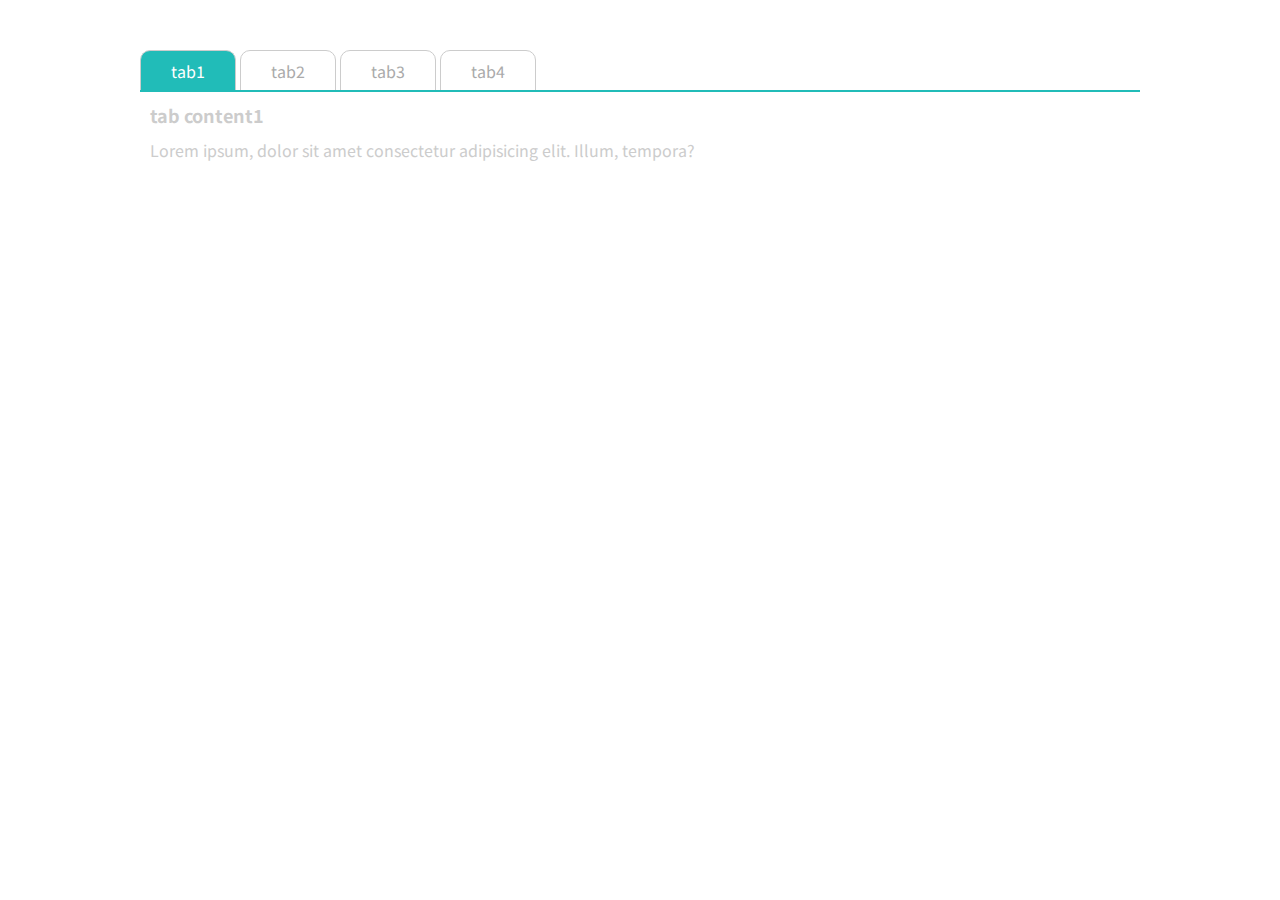
<file: others/tabmenu.html>
<!DOCTYPE html>
<html>
<head>
<title>others_tabmenu</title>
<meta charset="utf-8">
<meta http-equiv="X-UA-Compatible" content="IE=Edge">
<meta name="viewport" content="width=device-width, initial-scale=1.0, maximum-scale=1">
<link rel="stylesheet" href="https://unpkg.com/swiper/swiper-bundle.min.css" />
<link href="https://unpkg.com/aos@2.3.1/dist/aos.css" rel="stylesheet">
<link rel="stylesheet" href="css/reset.css">
<link rel="stylesheet" href="css/font.css">
<link rel="stylesheet" href="css/tabmenu.css">
<script src="js/jquery-1.10.1.min.js"></script>
<script src="https://unpkg.com/swiper/swiper-bundle.min.js"></script>
<script src="js/tabmenu.js"></script>
</head>
<body>
	<div class="container">
		<div class="tab">
			<div class="btn">
				<ul>
					<li><a href="">tab1</a></li>
					<li><a href="">tab2</a></li>
					<li><a href="">tab3</a></li>
					<li><a href="">tab4</a></li>
				</ul>
			</div>
			<div class="contents">
				<div class="desc">
					<h2>tab content1</h2>
					<p>Lorem ipsum, dolor sit amet consectetur adipisicing elit. Illum, tempora?</p>
				</div>
				<div class="desc">
					<h2>tab content2</h2>
					<p>Lorem ipsum dolor sit amet.</p>
				</div>
				<div class="desc">
					<h2>tab content3</h2>
					<p>Lorem ipsum dolor, sit amet consectetur adipisicing elit. Consequuntur, sequi sit ullam harum at, magnam.</p>
				</div>
				<div class="desc">
					<h2>tab content4</h2>
					<p>Lorem ipsum dolor sit amet consectetur adipisicing elit.</p>
				</div>
			</div>
		</div>
	</div>
</body>
</html>
</file>
<file: project4/css/style.css>
@charset "utf-8";

* {
	box-sizing: border-box;
}

body, h1, h2, h3, h4, h5, h6, p, ul, ol, dl, dd, dt {
	margin: 0;
	padding: 0;
}
ul, ol {
	list-style: none;
}
a {
	text-decoration: none;
	color: #000;
}
img {
	vertical-align: top;
	border: 0;
}

.clearfix::before, .clearfix::after {content: ""; display: block;}
.clearfix::after {clear: both;}

.wrapper {position: relative;}
.container {max-width: 940px; margin: 0 auto; position: relative;}

body.fixed {overflow-y: hidden;}


/* header */
#header {font-size: 1em;}

#header .menu_zone {position: fixed; width: 100%; z-index: 1000;}
#header .menu_zone.fixed {background: rgba(0,0,0,0.3);}
#header .menu_zone .logo {float: left; margin-top: 20px;}
#header .menu_zone .menu {float: right;}
#gnb ul li {display: inline-block; padding: 0 15px;}
#gnb ul li a {display:block; position: relative; line-height: 70px; font-size: 0.875em; font-weight: 600; color: #fff; text-transform: uppercase; position: relative;}
/*#gnb ul li a:hover, #gnb ul li a:focus {color: #a9c346;}*/
#gnb ul li a:hover::after, #gnb ul li a:focus::after {content: ""; display: block; position: absolute; bottom: 22px; left: -10%; width: 120%; height: 10px; transform: rotate(-4deg); background-color: rgba(169,195,70); z-index: -1;}

/*mobile*/
.m_tab {display: none; position: absolute; width: 28px; height: 23px; top: 15px; right: 10px; background: url(../images/ico_tab_open.png)no-repeat; text-indent: -9999px; overflow: hidden; z-index: 1001; transition: right 0.4s;}
.m_tab.close {background: url(../images/ico_tab_close.png) no-repeat; right: 15em; margin-right: 10px;}
.mobile {position: fixed; right: -15em; top: 0; width: 15em; height: 100%; padding: 0 20px; box-sizing: border-box; background-color: #fff; transition: right 0.4s; z-index: 1000; overflow-y: auto;}
.mobile.active {right: 0;}
.mobile li {border-bottom: 1px solid #f1f1f1;}
.mobile li:first-child {margin-top: 30px;}
.mobile li a {display: block; font-size: 0.75em; font-weight: 600; line-height: 60px; color: #4b4138; text-transform: uppercase;}
.m_dim {display: none; position: fixed; top: 0; bottom: 0; left: 0; right: 0; width: 100%; height: 100%; background: rgba(0,0,0,0.6); z-index: 100;}
.m_dim.active {display: block; z-index: 999;}


/*main_slider*/

.visual .swiper-container {
	width: 100%;
	height: 100%;
}

.visual .swiper-slide {
	text-align: center;
	font-size: 18px;
	background: #fff;

	/* Center slide text vertically */
	display: flex;
	justify-content: center;
	align-items: center;
}

.visual .swiper-container-horizontal>.swiper-pagination-bullets {bottom: 30px;}
.visual .swiper-pagination-bullet {
	width: 65px;
	height: 20px;
	text-align: center;
	line-height: 20px;
	font-size: 0.75em;
	color: #ddd;
	opacity: 1;
	background: transparent;

	position: relative;
}
.swiper-pagination-bullet::before {
	content: "";
	display: block;
	position: absolute;
	bottom: -5px;
	left: 0;
	background-color: rgba(255,255,255,0);
	width: 0;
	height: 2px;
	transition: width 4s;

}
.swiper-pagination-bullet::after {
	content: "";
	display: block;
	position: absolute;
	bottom: -5px;
	left: 0;
	background-color: rgba(255,255,255,0.2);
	width: 100%;
	height: 2px;
}

.visual .swiper-pagination-bullet-active {
	font-weight: 600;
	color: #fff;
}

.swiper-pagination-bullet-active::before {
	width: 100%;
	background-color: rgba(255,255,255,1);
}


#header .visual .swiper-slide {height: 43.750em; text-align: center; position: relative; overflow: hidden;}
#header .visual .swiper-slide img {position: absolute; top: 0; left: 50%; margin-left: -960px;}
#header .visual .swiper-slide .text {position: absolute; top: 200px; width: 100%; opacity: 0; transition: opacity 2.5 ease;}
#header .visual .swiper-slide .text .title {font-size: 2.375em; color: #fff; margin-bottom: 30px;}
#header .visual .swiper-slide .text .desc {font-size: 3em; color: #fff; margin-bottom: 50px;}
#header .visual .swiper-slide .text a {display: inline-block; width: 240px; line-height: 65px; font-size: 1em; font-weight: 600; color: #fff; border: 1px solid #fff; border-radius: 3px; text-transform: uppercase;}

#header .visual .swiper-slide-active .text {opacity: 1; transition: opacity 2.5s ease;}


/* content*/
#content {font-size: 1em;}
#content > div {padding: 100px 0;}

#content .title {margin-bottom: 70px; text-align: center; opacity: 0; transition: opacity 1s ease;}
#content .title h2 {margin-bottom: 20px; font-size: 1.875em; font-weight: 600; text-transform: uppercase;}
#content .title p {width: 100%; font-size: 0.875em; line-height: 1.6; color: #777576;}

#content div[class^=page].on .title {opacity: 1;}

.br1 {display: block;}
.br2 {display: none;}
.br3 {display: none;}

#content .page1 .flow {border-bottom: 3px solid #4b4138; padding: 20px 0 30px; margin-bottom: 80px;}
#content .page1 .flow ul {text-align: center;}
#content .page1 .flow li {float: left; width: 33.333%; height: 12em; margin-bottom: 50px;}
#content .page1 .flow li span {display: block; width: 130px; height: 130px; line-height: 130px; margin: 0 auto; margin-bottom: 30px;  border-radius: 50%; text-transform: uppercase; font-size: 1em; color: #fff; background-color: #4b4138;}
#content .page1 .flow li p {font-size: 0.813em; line-height: 1.6; color: #777578;}

#content .page1 .field ul {text-align: center;}
#content .page1 .field li {float: left; width: 33.333%; height: 12em; margin-bottom: 50px;}
#content .page1 .field li .icon {margin: 0 auto; margin-bottom: 30px; width: 62px; height: 64px; line-height: 62px; text-align: center; overflow: hidden;}
#content .page1 .field li .icon img {width: 100%; vertical-align: middle;}
#content .page1 .field li span {display: block; font-weight: 600; color: #000; margin-bottom: 15px;}
#content .page1 .field li p {font-size: 0.813em; line-height: 1.6; color: #777578;}

/*page1-motion*/
#content .page1 .flow {opacity: 0; transform: translateY(-50px); transition: transform 0.6s, opacity 0.4s;}
#content .page1.on .flow {opacity: 1; transform: translateY(0);}

#content .page1 .field li {transform: translateY(100px); opacity: 0; transition: transform 0.4s, opacity 0.4s ease-in;}
#content .page1 .field li:nth-child(2) {transition-delay: 0.1s;}
#content .page1 .field li:nth-child(3) {transition-delay: 0.2s;}
#content .page1 .field li:nth-child(4) {transition-delay: 0.3s;}
#content .page1 .field li:nth-child(5) {transition-delay: 0.4s;}
#content .page1 .field li:nth-child(6) {transition-delay: 0.5s;}
#content .page1.on .field li {transform: translateY(0); opacity: 1;}



#content .page2 {background: #f7f7f7;}
#content .page2 .list li {float: left; width: calc((100% - 70px)/3); margin-right: 35px; margin-bottom: 45px;}
#content .page2 .list li:nth-child(3n) {margin-right: 0;}
#content .page2 .list li a {display: block;}
#content .page2 .list li .img {width: 100%; position: relative; overflow: hidden;}
#content .page2 .list li .img img {width: 100%; transform: scale(1); transition: transform 0.6s;}

#content .page2 .list li:hover .img img {transform: scale(1.2);}

#content .page2 .list li .txt {padding: 20px 0; text-align: center; background-color: #fff; box-sizing: border-box;}
#content .page2 .list li .txt dl dt {margin-bottom: 10px; font-size: 1em; font-weight: 600; color: #333;}
#content .page2 .list li .txt dl dd {font-size: 0.813em; color: #747273;}

/*page2-motion*/
#content .page2 .list li {transform: translateY(100px); opacity: 0; transition: transform 0.4s, opacity 0.4s ease-in;}
#content .page2.on .list li {transform: translateY(0); opacity: 1;}


#content .page3 .list ul {position: relative;}
#content .page3 .list li {margin-bottom: 90px;}
#content .page3 .list li .item {position: relative; height: 100%;}

#content .page3 .list li .item .icon {width: 64px; height: 64px; margin: 0 auto; margin-bottom: 30px; padding: 8px; border: 2px solid #8ec300; border-radius: 50%; background-color: #fff; overflow: hidden; box-sizing: border-box;}
#content .page3 .list li .item .icon img {width: 100%;  vertical-align: middle;}

#content .page3 .list li .item .txt {padding: 0 20px; box-sizing: border-box; text-align: center;}
#content .page3 .list li .item .txt span {display: block; font-size: 1em; font-weight: 600; color: #212121; margin-bottom: 20px;}
#content .page3 .list li .item .txt p {font-size: 0.813em; color: #767877;}

/*page3-motion*/
#content .page3 .list li {opacity: 0; margin-left: -1000px; transition: margin-left 0.6s, opacity 0.6s ease-in;}

#content .page3 .list li:nth-child(1){transition-delay: 0;}
#content .page3 .list li:nth-child(2){transition-delay: 0.3s;}
#content .page3 .list li:nth-child(3){transition-delay: 0.6s;}
#content .page3 .list li:nth-child(4){transition-delay: 0.9s;}
#content .page3 .list li:nth-child(5){transition-delay: 1.2s;}
#content .page3 .list li:nth-child(6){transition-delay: 1.5s;}

#content .page3.on .list li {margin-left: 0; opacity: 1;}



#content .page4 {background: url(../images/contact_background.jpg) repeat-x center;}
#content .page4 h2 {color: #fff;}

#content .page4 input[type=text]{padding: 10px 15px; font-family: "Noto Sans KR", sans-serif; font-size: 0.75em; border: 1px solid #cdcbcc; border-radius: 5px; outline: 0; box-sizing: border-box;}
#content .page4 input[type=text]::placeholder {font-weight: 600; color: #bbbabf;}

#content .page4 textarea {padding: 10px 15px; font-family: "Noto Sans KR", sans-serif; font-size: 0.75em; border: 1px solid #cdcbcc; border-radius: 5px; outline: 0; box-sizing: border-box;}
#content .page4 textarea::placeholder {font-weight: 600; color: #bbbabf;}

#content .page4 input[type=submit] {width: 240px; height: 65px; line-height: 65px; color: #fff; font-weight: 600; border: 0; border-radius: 5px; outline: 0; background-color: #a9c346; cursor: pointer;}


#content .page4 .write .personal {float: left; width: 49%; margin-right: 2%;}
#content .page4 .write .personal  input[type=text] {width: 100%; height: 50px; margin-top: 30px;}
#content .page4 .write .personal  input[type=text]:first-child {margin-top: 0;}

#content .page4 .write .message {float: right; width: 49%;}
#content .page4 .write .message textarea {width: 100%; height: 210px;}

#content .page4 .submit {margin-top: 50px;}
#content .page4 .submit input[type=submit] {display: block; margin: 0 auto;}

/*page4-motion*/
#content .page4 .write .personal {position: relative; opacity: 0; left: -100px; transition: opacity 0.6s, left 0.6s;}
#content .page4 .write .message {position: relative; opacity: 0; right: -100px; transition: opacity 0.6s, right 0.6s;}
#content .page4 .submit {position: relative; opacity: 0; bottom: -100px; transition: opacity 0.6s, bottom 0.6s;}

#content .page4.on .write .personal {opacity: 1; left: 0;}
#content .page4.on .write .message {opacity: 1; right: 0;}
#content .page4.on .submit {opacity: 1; bottom: 0;}


#footer {font-size: 1em; padding: 30px 0;}

#footer .address {float: left;}
#footer .address p {font-size: 0.75em; color: #555;}
#footer .address p span {color: #333;}
#footer .address .addr {margin-bottom: 10px;}
#footer .address .copy {}

#footer .sns {float: right;}
#footer .sns li {display: inline-block; text-align: center;}
#footer .sns li a {display: block; width: 38px; height: 38px; line-height: 38px; color: #fff; border-radius: 50%; background-color: #222;}


/*top 버튼*/
.go_top {display:none; position: fixed; bottom:20px; right:20px; width: 50px; height: 50px; line-height: 50px; text-align: center; border-radius: 50%; background-color: #a9c346; color: #fff;}

/* page 버튼*/
#content .p_contoller {padding: 0;}
.p_contoller {position: fixed; right: 20px; top: 50%; margin-top: -70px; z-index: 1000;}

.p_contoller li {margin-top: 10px;}
.p_contoller li:first-child {margin-top: 0;}

.p_contoller li a {display: block; text-align: right; font-size: 0.75em; color: #333; position: relative;}
.p_contoller li a::after {content: ""; display: block; position: absolute; top: 6px; right: 0; width: 6px; height: 6px; border: 1px solid #4b4138; background-color: #fff; border-radius: 50%;}

.p_contoller li a span {opacity: 0; margin-right: 20px; transition: opacity 0.4s;}
.p_contoller li:hover span, .p_contoller li.active span {opacity: 1;}

.p_contoller li.active a::after {background-color: #a9c346;}



@media only screen and (max-width: 940px) {
	.br2 {display: block;}


	#content .page4 .write {
		padding: 0 40px; 
		box-sizing: border-box;
	}
	#content .page4 .write .personal {
		float: none;
		width: 100%; 
		margin-right: 0;
		margin-bottom: 30px;
	}
	#content .page4 .write .message {
		float: none;
		width: 100%;
	}
	#content .page4 li {
		width: 25%;
		margin-bottom: 20px;
	}

	#footer .address {padding-left: 10px;}

	.p_contoller {display: none;}
}
@media only screen and (max-width: 720px){
	#header .menu_zone .menu {
		display: none;
	}
	#header .visual .swiper-slide .text .title {font-size: 1.250em;}
	#header .visual .swiper-slide .text .desc {font-size: 2.125em;}

	.m_tab {
		display: block;
	}
	#content .page1 .flow li {
		float: none;
		width: 100%;
		height: auto;
	}
	#content .page1 .field li {
		float: none;
		width: 100%;
		margin-bottom: 30px;
	}
	#content .page1 .field li:last-child {
		margin-bottom: 0;
	}

	#content .page2 .list li {
		width: calc((100% - 35px)/2);
		margin-right: 35px;
		margin-bottom: 45px;
	}
	#content .page2 .list li:nth-child(2n) {
		margin-right: 0;
	}
	#content .page2 .list li:nth-child(2n+1) {
		margin-right: 35px;
	}
	#content .page2 .list li:hover .img img {
		transform: scale(1);
	}

	#footer .address {float: none; margin-bottom: 15px;}
	#footer .sns {float: none; padding-left: 10px;}

}

@media only screen and (max-width: 460px){
	#header .visual .swiper-slide .text .title {font-size: 1.250em;}
	#header .visual .swiper-slide .text .desc {font-size: 1.750em;}
	
	#content .title h2 {font-size: 2em;}

	.br1 {display: none;}
	.br3 {display: block;}

	#content .page2 .list li {
		width: 100%;
		padding: 0 75px;
		margin-right: 0;
		margin-bottom: 45px;
		box-sizing: border-box;
	}
	.page2 .list li:nth-child(2n+1) {
		margin-right: 0;
	}
	

	#footer {
		text-align: center;
	}
}
</file>
<file: project5/style/style.css>
@charset "utf-8";

body, h1, h2, h3, ul, ol, li, dl, dt, dd, p {
	margin: 0;
	padding: 0;
}
ul, dl {
	list-style: none;
}
a {
	text-decoration: none;
	color: #000;
}
img {vertical-align: top;}

body {
	font-family: "Open Sans", "Noto Sans KR", sans-serif;
	/*overflow: hidden;*/
}
body.fixed {position: fixed; overflow-y: hidden;}

.clearfix::before,
.clearfix::after {content: ""; display: block;}
.clearfix::after {clear: both;}


/*style*/

/*header*/
#header {font-size: 1em; overflow: hidden;}
#header .menu_zone {position: fixed; top: 0; left: 0; width: 100%; height: 75px; transition: background-color 0.3s; z-index: 100;}
#header .menu_area {height: 75px; padding: 0 25px;}
#header .menu_area .container {max-width: 1302px; margin: 0 auto; position: relative;}


#header .logo {position: absolute; top: 25px; left: 0; width: 132px;}
#header .logo img {max-width: 132px;}

/*.menu_zone.active*/
#header .menu_zone.active {/*height: 135px;*/ background-color: rgba(0,0,0,0.7);}
#header .menu_zone.active .menu_area {background-color: rgba(0,0,0,1);}
#header .menu_zone.active #gnb > ul > li > a {color: #fff;}
#header .menu_zone.active .utils .lang li a {color: #fff;}
#header .menu_zone.active .utils .lang li.active a::after {background-color: #fff;}


#header .menu {text-align: center;}

#gnb > ul > li {display: inline-block; margin: 0 10px; padding: 25px 10px;}
#gnb > ul > li > a {display: block; position: relative; padding: 2px 0;}
#gnb > ul > li > a::after {content: ""; display: block; position: absolute; left: -20%; bottom: 0; width: 0; height: 2px; background-color: #fff; opacity: 0; transition: width 0.5s, left 0.2s,opacity 1s;}

#gnb > ul > li.active > a::after {width: 100%; left: 0; opacity: 1;}

#gnb ul ul {display: none; position: absolute; top: 75px; left: 0; width: 100%;}
#gnb ul ul li {display: inline-block; padding: 18px 10px;}
#gnb ul ul li a {display: block; padding: 2px 0; color: #fff; position: relative;}

#gnb ul ul li a::after {content: ""; display: block; position: absolute; left: -20%; bottom: 0; width: 0; height: 2px; background-color: #fff; opacity: 0; transition: width 0.5s, left 0.2s,opacity 1s;}

#gnb > ul > li.active ul.active {display: block;}
#gnb ul ul li:hover a::after {width: 100%; left: 0; opacity: 1;}

#header .utils {position: absolute; top: 10px; right: 0;}

#header .utils .lang li {display: inline-block; padding: 0 10px; position: relative;}
#header .utils .lang li:last-child {padding-right: 0;}
#header .utils .lang li::before {content: ""; display: block; position: absolute; right: 0; top: 6px; width: 1px; height: 14px; background-color: #e6e6e6;}
#header .utils .lang li:last-child::before {display: none;}

#header .utils .lang li a {display: block; padding: 2px 0; font-size: 0.875em; text-transform: uppercase; position: relative;}
#header .utils .lang li:last-child a {padding-right: 0;}

#header .utils .lang li.active a::after {content: ""; display: block; position: absolute; left: 0; bottom: 0; width: 100%; height: 2px; background-color: #000;}

#header .utils .util {margin-top: 10px; position: relative;}
#header .utils .util li {display: inline-block; margin-left: 10px;}
#header .utils .util li:first-child {margin-left: 0;}
#header .utils .util li a {display: block; width: 20px;}
#header .utils .util li img {max-width: 20px;}

/*mobile gnb*/
.m_tab {display: none; position: absolute; right: 0; top: 25px; width: 20px;}
.m_tab img {max-height: 20px;}

.m_menu {display: none; position: absolute; top: 0; left: 0; width: 100%; height: 100vh; background-color: #fff; overflow-y: auto;}
.m_menu.active {display: block;}

.m_menu .top {padding: 25px 25px 50px; height: 100px; box-sizing: border-box; border-bottom: 1px solid #f2f2f2; position: relative;}
.m_menu .top .m_logo {width: 132px; float: left;}
.m_menu .top .m_logo img {max-width: 132px;}

.m_menu .top .lang {float: right; margin-right: 50px;}
.m_menu .top .lang li {display: inline-block; padding: 0 10px; position: relative;}
.m_menu .top .lang li::before {content: ""; display: block; position: absolute; right: 0; top: 6px; width: 1px; height: 14px; background-color: #e6e6e6;}
.m_menu .top .lang li:last-child::before {display: none;}

.m_menu .top .lang li a {display: block; padding: 2px 0; font-size: 0.875em; text-transform: uppercase; position: relative;}
.m_menu .top .lang li.active a::after {content: ""; display: block; position: absolute; left: 0; bottom: 0; width: 100%; height: 2px; background-color: #000;}

.m_menu .btn_close {position: absolute; right: 25px; width: 20px;}
.m_menu .btn_close img {max-width: 20px;}

#m_gnb {text-align: center;}
#m_gnb > ul > li {border-bottom: 1px solid #f2f2f2; position: relative;}
#m_gnb > ul > li:nth-child(2)::before {content: ""; display: block; position: absolute; top: 28px; right: 25px; width: 14px; height: 1px; background-color: #d9d9d9; transform: rotate(0deg); transition: transform 0.6s;}
#m_gnb > ul > li:nth-child(2)::after {content: ""; display: block; position: absolute; top: 28px; right: 25px; width: 14px; height: 1px; background-color: #d9d9d9; transform: rotate(90deg); transition: transform 0.6s;}
#m_gnb > ul > li > a {display: block; line-height: 55px;}

#m_gnb ul ul {display: none;}

#m_gnb ul ul li {background-color: #f2f2f2; padding: 0 25px;}
#m_gnb ul ul li a {display: block; line-height: 50px; border-bottom: 1px solid #ddd; position: relative;}
#m_gnb ul ul li a::after {content: ""; display: block; position: absolute; bottom: -2px; left: 0; width: 100%; height: 1px; background-color: #fff;}

#m_gnb ul ul li:last-child a {border: 0;}
#m_gnb ul ul li:last-child a::after {display: none;}

/*#m_gnb > ul > li.active {border-color: #d9d9d9;}*/
#m_gnb > ul > li.active::before { transform: rotate(180deg); transition: transform 0.6s;}
#m_gnb > ul > li.active::after {transform: rotate(360deg); transition: transform 0.6s;}

.m_menu .m_util {margin-top: 30px; text-align: center;}
.m_menu .m_util li {display: inline-block; padding: 0 15px; position: relative;}
.m_menu .m_util li::after {content: ""; display: block; position: absolute; top: 4px; right: 0; width: 1px; height: 14px; background-color: #e6e6e6;}
.m_menu .m_util li:last-child::after {display: none;}
.m_menu .m_util li a {display: block;}


/*main slide*/
.main_slide {margin-top: 75px;}
.main_slide .container {max-width: 1302px; margin: 0 auto; position: relative;}


.main_slide .swiper-container {
	width: 100%;
	height: 100%;
}

.main_slide .swiper-slide {
	text-align: center;
	background: #fff;

	/* Center slide text vertically */
	display: -webkit-box;
	display: -ms-flexbox;
	display: -webkit-flex;
	display: flex;
	-webkit-box-pack: center;
	-ms-flex-pack: center;
	-webkit-justify-content: center;
	justify-content: center;
	-webkit-box-align: center;
	-ms-flex-align: center;
	-webkit-align-items: center;
	align-items: center;

	overflow: hidden;
	position: relative;
	height: 37.5em;
}

.main_slide .swiper-slide img {
	position: absolute;
	width: 1302px;
	top: 50%;
	left: 50%;
	transform: translate(-50%, -50%);
}
.main_slide .swiper-slide .text {position: absolute; bottom: 60px;}
.main_slide .swiper-slide .text .title {font-size: 1.5em; color: #fff; font-weight: 600; text-shadow: 1px 1px 1px #333;}
.main_slide .swiper-slide .text p {margin-top: 20px; font-size: 1em; color: #fff; text-shadow: 1px 1px 1px #333;}
.main_slide .swiper-slide .text .more {display: inline-block; margin-top: 30px; padding: 10px 25px; font-size: 0.875em; color: #333; background-color: #fff; border-radius: 50px;}

.main_slide .control {
	text-align: center;
	/*position: absolute;*/
	margin-top: 20px;
	width: 100%;
}
.main_slide .control .swiper-pagination {
	position: static;
	display: inline-block;
}
.main_slide .control .swiper-pagination-bullets {
	display: inline-block;
}
.main_slide .control .swiper-pagination-bullet {
	outline: 0;
	margin: 0 4px;
	opacity: 1;
	background-color: rgba(51, 51, 51, 0.6);
	transition: width 0.3s, border-radius 0.3s;
}

.main_slide .control .swiper-pagination-bullet-active {
	background-color: #191919;
	width: 25px;
	border-radius: 100px;
}

.main_slide .control .btn_play {
	display: inline-block;
	text-indent: -9999px;
	overflow: hidden;
	width: 10px;
	height: 12px;
	position: relative;
	top: 2px;
}
.main_slide .control .btn_play::before,
.main_slide .control .btn_play::after {content: ""; display: block; position: absolute; top: 0; width: 3px; height: 12px; background-color: #4c4c4c;}
.main_slide .control .btn_play::before {left: 1px;}
.main_slide .control .btn_play::after {right: 1px;}


.main_slide .control .btn_play.pause::before,
.main_slide .control .btn_play.pause::after {display: none;}
.main_slide .control .btn_play.pause span::before {content: ""; display: block; position: absolute; top: 0; left: 2px; width: 0; height: 0; border: 6px solid transparent; border-left-color: #4c4c4c;}
.main_slide .control .btn_play.pause span::after {display: none;}


/* content */
#content {font-size: 1em; position: relative; overflow: hidden;}
#content .container {max-width: 1138px; margin: 0 auto; padding: 80px 0; box-sizing: border-box;}

#content div[class^="page"] {/*height: 100vh;*/}
#content div[class^="page"] .title {margin-bottom: 40px;}
#content div[class^="page"] .title h2 {font-size: 3.5em; color: #191919; text-transform: uppercase;}
#content div[class^="page"] .title p {font-size: 1em; color: #191919;}


/*page1_slide*/
.page1 .slide .swiper-container {
	width: 100%;
	height: 100%;
	overflow: visible;
}
.page1 .slide .swiper-wrapper {
	width: 100%; 
}
.page1 .slide .swiper-slide {
	text-align: center;
	background: #fff;

	/* Center slide text vertically */
	display: -webkit-box;
	display: -ms-flexbox;
	display: -webkit-flex;
	display: flex;
	-webkit-box-pack: center;
	-ms-flex-pack: center;
	-webkit-justify-content: center;
	justify-content: center;
	-webkit-box-align: center;
	-ms-flex-align: center;
	-webkit-align-items: center;
	align-items: center;

	overflow: hidden;
	position: relative;

}
.page1 .slide .swiper-slide a {
	display: block;
	width: 100%;
}

.page1 .slide .swiper-slide img {
	max-width: 100%;
	transform: scale(1);
	transition: transform 0.6s;
}
.page1 .slide .swiper-slide:hover img {
	transform: rotate(-10deg) scale(1.2);
}

.page1 .slide .swiper-slide .desc {
	position: absolute;
	bottom : 0;
	left: 0;
	width: 100%;
	background-color: rgba(0,0,0,0.3);
	padding: 15px;
	box-sizing: border-box;
	text-align: right;
}
.page1 .slide .swiper-slide:hover .desc {
	background-color: rgba(0,0,0,0.4);
}

.page1 .slide .swiper-slide .desc p {
	color: #fff;
	font-size: 0.875em;
}

.page1 .slide .swiper-slide:last-child .desc {
	height: 100%;
	text-align: center;
}
.page1 .slide .swiper-slide:last-child .desc .more {
	position: absolute;
	top: 50%;
	left: 50%;
	margin-top: -50px;
	margin-left: -50px;

}
.page1 .slide .swiper-slide:last-child .desc .more span {
	display: block;
	color: #fff;
	font-weight: 600;
	text-transform: uppercase;
}
.page1 .slide .swiper-slide:last-child .desc .more p {
	margin-top: 10px;
}


/*page2_slide*/
.page2 .slide .swiper-container {
	width: 100%;
	height: 100%;
	overflow: visible;
}
.page2 .slide .swiper-wrapper {
	width: 100%; 
}
.page2 .slide .swiper-slide {
	text-align: center;
	background: #fff;

	/* Center slide text vertically */
	display: -webkit-box;
	display: -ms-flexbox;
	display: -webkit-flex;
	display: flex;
	-webkit-box-pack: center;
	-ms-flex-pack: center;
	-webkit-justify-content: center;
	justify-content: center;
	-webkit-box-align: center;
	-ms-flex-align: center;
	-webkit-align-items: center;
	align-items: center;

	overflow: hidden;
	position: relative;
}
.page2 .slide .swiper-slide a {
	display: block;
	width: 100%;
}

.page2 .slide .swiper-slide img {
	max-width: 100%;
	transform: scale(1);
	transition: transform 0.6s;
}
.page2 .slide .swiper-slide:hover img {
	transform: rotate(-10deg) scale(1.2);
}

.page2 .slide .swiper-slide .desc {
	position: absolute;
	bottom : 0;
	left: 0;
	width: 100%;
	background-color: rgba(0,0,0,0.3);
	padding: 15px;
	box-sizing: border-box;
	text-align: right;
}
.page2 .slide .swiper-slide:hover .desc {
	background-color: rgba(0,0,0,0.4);
}

.page2 .slide .swiper-slide .desc p {
	color: #fff;
	font-size: 0.875em;
}

.page2 .slide .swiper-slide:last-child .desc {
	height: 100%;
	text-align: center;
}
.page2 .slide .swiper-slide:last-child .desc .more {
	position: absolute;
	top: 50%;
	left: 50%;
	margin-top: -50px;
	margin-left: -50px;

}
.page2 .slide .swiper-slide:last-child .desc .more span {
	display: block;
	color: #fff;
	font-weight: 600;
	text-transform: uppercase;
}
.page2 .slide .swiper-slide:last-child .desc .more p {
	margin-top: 10px;
}


/*page3*/
.page3 .pick {overflow: hidden;}
.page3 .pick .txt {float: left; margin-top: 150px;}
.page3 .pick .txt span {font-size: 0.75em;}
.page3 .pick .txt .name, .page3 .pick .txt .sub  {display: block;}
.page3 .pick .txt .price {margin-top: 40px;}
.page3 .pick .txt .price .cancel {text-decoration: line-through;}
.page3 .pick .txt .price .dc {color: #f00;}
.page3 .pick .txt .buy {display: inline-block; margin-top: 30px; font-size: 0.75em; line-height: 20px; font-weight: 600; text-transform: uppercase; position: relative;}
.page3 .pick .txt .buy::before {content: ""; display: block; position: absolute; bottom: 0; left: 0; width: 100%; height: 2px; background-color: #000;}

.page3 .img {float: right; width: 80%; height: 28em; overflow: hidden; position: relative;}
.page3 .img img {position: absolute; width: 910px; max-width: 910px; top: 50%; left: 50%; transform: translate(-50%, -50%);}


/*page4*/
#content div.page4 .title {margin-bottom: 60px;}
#content div.page4 .title h2 {color: #fff;}
#content div.page4 .title p {color: #fff;}

.page4 {overflow: hidden;}
.page4 .container {}

.page4 .bg .img {position: relative; opacity: 0; z-index: -1;}
.page4 .bg .img.active {opacity: 1;}
.page4 .bg .img img {position: absolute; top: 0; left: 50%; margin-left: -960px;}

.page4 .slide_btn {margin-bottom: 40px;}
.page4 .slide_btn a {display: inline-block; width: 43px; height: 43px;}
.page4 .slide_btn a img {width: 43px;}
.page4 .slide_btn a.disabled {opacity: 0.5; pointer-events: none; cursor: default;}


.page4 .slide {position: relative; width: 100%; height: 21.250em; /*overflow: hidden;*/}
.page4 .slide ul {position: absolute; width: 400%; left: 0; padding: 30px 0; background-color: transparent;}
.page4 .slide li {float: left; width: 25%;}
.page4 .slide li:last-child {margin-right: 0;}

.page4 .slide .img {width: 150px; height: 150px; float: left;}
.page4 .slide .img img {width: 100%; -webkit-user-drag: none; user-drag: none;}

.page4 .slide .desc {float: left; margin-left: 50px; cursor: default; -webkit-user-select: none;
  user-select: none;}
.page4 .slide .desc h3 {font-size: 1.125em; color: #fff; margin-bottom: 10px;}
.br1 {display: none;}
.page4 .slide .desc p {font-size: 0.875em; color: #fff; line-height: 1.6;}


/*.page5*/
.page5 .list{text-align: center;}
.page5 .list li {float: left; width: 33.333%; height: 17.5em; background-size: cover; position: relative;}
.page5 .list li:nth-child(1) {background: url(../images/company_01.jpg)no-repeat center;}
.page5 .list li:nth-child(2) {background: url(../images/company_02.jpg)no-repeat center;}
.page5 .list li:nth-child(3) {background: url(../images/company_03.jpg)no-repeat center;}
.page5 .list li:nth-child(4) {background: url(../images/company_04.jpg)no-repeat center;}
.page5 .list li:nth-child(5) {background: url(../images/company_05.jpg)no-repeat center;}
.page5 .list li:nth-child(6) {background: url(../images/company_06.jpg)no-repeat center;}

.page5 .list dl {position: absolute; width: 100%; bottom: 20px;}
.page5 .list dl dt {font-size: 1em; font-weight: 600; margin-bottom: 10px;}
.page5 .list dl dd {font-size: 0.875em;}

.page6 {}
.page6 h3 {font-size: 1.875em; color: #191919; text-transform: capitalize; margin-bottom: 20px;}
.page6 p {font-size: 0.875em; color: #191919; margin-bottom: 15px;}

.page6 .notice {float: left; width: 48%;}
.page6 .notice .desc {width: 100%;}
.page6 .notice .desc li {position: relative;}
.page6 .notice .desc li a {display: block; padding-right: 70px; line-height: 26px; color: #191919; font-size: 0.875em; white-space: nowrap; text-overflow: ellipsis; overflow: hidden;}
.page6 .notice .desc li .date {position: absolute; right: 0; top: 4px; color: #999; font-size: 0.75em;}

.page6 .newletters {float: right; width: 48%;}

.page6 .newletters input[type=text] {height: 34px; text-indent: 10px; outline: 0; border: 0; border-bottom: 1px solid #191919; font-size: 0.75em; color: #191919; box-sizing: border-box;}
.page6 .newletters input[type=text]::placeholder {color: #d7d7d7;}
.page6 .newletters input[type=submit] {height: 70px; line-height: 70px; padding: 0 5px; background-color: #191919; font-size: 0.65em; color: #fff; text-align: center; letter-spacing: -0.06em; border: 0; outline: 0; cursor: pointer;}

.page6 .newletters input[type=checkbox] + label {font-size: 0.75em; color: #191919;}

.page6 .newletters .text_input {display: inline-block; vertical-align: top; width: calc(100% - 100px);}
.page6 .newletters .text_input input[type=text] {width: 100%;}
.page6 .newletters input[type=submit] {display: inline-block; margin-left: 10px; width: 80px;}
.page6 .newletters .agree {margin-top: 10px;}


/*controller*/
#content .controller {position: fixed; left: -100px; bottom: -40px; width: calc(100vh - 135px); z-index: 100; transform: rotate(-90deg); transform-origin: top left; transition: left 0.2s;}
#content .controller.active {left: 10px; transition: left 0.2s;}
#content .controller ul {position: relative;}
#content .controller ul::before {content: ""; display: block; position: absolute; bottom: 0; left: 0; width: 100%; height: 1px; background-color: #bebebe;}
#content .controller ul li {float: right; margin: 0 15px; position: relative;}

#content .controller ul li::before,
#content .controller ul li::after {content: ""; display: block; position: absolute; bottom: 0; width: 0; height: 2px; background-color: #141414; transition: width 0.2s;}
#content .controller ul li::before {left: 50%;}
#content .controller ul li::after {right: 50%;}

#content .controller ul li a {display: block; line-height: 40px; text-transform: uppercase; font-size: 0.75em; font-weight: 600; color: #bebebe; transition: color 0.3s;}

#content .controller ul li:hover::before,
#content .controller ul li:hover::after,
#content .controller ul li.active::before,
#content .controller ul li.active::after {width: 50%;}
#content .controller ul li a:hover,
#content .controller ul li.active a {color: #141414;}


#content .controller.colored ul::before {background-color: rgba(190,190,190,0.5);}
#content .controller.colored ul li::before,
#content .controller.colored ul li::after {background-color: #fff;}
#content .controller.colored ul li a {color: rgba(190,190,190,0.5);}
#content .controller.colored ul li a:hover,
#content .controller.colored ul li.active a {color: #fff;}


/*footer*/
#footer {text-align: center; border-top: 1px solid #f2f2f2;}
#footer .container {max-width: 1302px; margin: 0 auto; position: relative;}

#footer .clause, #footer .family {font-size: 0.875em; line-height: 50px; border-bottom: 1px solid #f2f2f2; position: relative;}
#footer .clause::before, #footer .family::before {content: ""; display: block; position: absolute; top: 25px; right: 25px; width: 13px; height: 1px; background-color: #b8b8b8;}
#footer .clause::after, #footer .family::after {content: ""; display: block; position: absolute; top: 19px; right: 31px; width: 1px; height: 13px; background-color: #b8b8b8;}
#footer .clause.active::after, #footer .family.active::after {display: none;}

#footer .clause {display: none;}

#footer .util_zone {border-bottom: 1px solid #f2f2f2;}
#footer .util {padding: 20px 0;}
#footer .util .top {margin-bottom: 5px;}
#footer .util .top li {display: inline-block; padding: 0 15px; position: relative;}
#footer .util .top li::after {content: ""; display: block; position: absolute; top: 2px; left: 0; width: 1px; height: 14px; background-color: #d9d9d9;}
#footer .util .top li:first-child::after {display: none;}
#footer .util .top li a {display: block; font-size: 0.875em;}

#footer .util .bottom span {display: inline-block; padding: 0 15px; position: relative; text-transform: capitalize; font-weight: 600;}
#footer .util .bottom span::after {content: ""; display: block; position: absolute; bottom: 2px; right: 0; width: 1px; height: 14px; background-color: #d9d9d9;}

#footer .util .bottom .company, #footer .util .bottom .guide {display: inline-block;}
#footer .util .bottom ul {display: inline-block;}
#footer .util .bottom li {display: inline-block; padding: 0 15px; position: relative;}
#footer .util .bottom li a {display: block; font-size: 0.875em;}

#footer .util br.m {display: none;}
#footer .util .address {margin-top: 20px;}
#footer .util .address p {font-size: 0.875em; margin-bottom: 3px; line-height: 1.8;}


#footer .family_zone {}

#footer .family {display: block; padding: 0 50px; text-align: right;}

#footer .family_site {display: none; padding: 20px 0; background-color: #333;}
#footer .family_site .ft_logo {float: left;}
#footer .family_site .ft_logo img {max-width: 132px;}

#footer .family_site .list {float: left; margin-left: 50px; text-align: left;}
#footer .family_site .list ul {float: left; padding: 0 20px; position: relative;}
#footer .family_site .list ul::after {content: ""; display: block; position: absolute; top: 0; left: 0; width: 1px; height: 100%; background-color: #fff;}
#footer .family_site .list ul li a {color: #fff; font-size: 0.875em;}

@media only screen and (max-width: 940px){
	#header .menu {display: none;}
	#header .utils {margin-top: 5px;}
	#header .utils .lang {display: none;}
	#header .utils .util {margin-right: 30px;}

	.m_tab {display: block;}

	#content div[class^="page"] .title h2 {font-size: 2.375em;}
	#content .container {padding: 60px 25px 40px;}
	#content .controller {display: none;}

	#footer .clause {display: block;}
	#footer .util {display: none; background-color: #333;}

	#footer .util .top li a {color: #fff;}
	#footer .util .bottom span {color: #fff;}
	#footer .util .bottom span::after {background-color: #fff;}

	#footer .util .bottom li a {color: #fff;}
	#footer .util .address p {color: #fff;}

	#footer .family {text-align: center;}
	#footer .family_site .ft_logo {float: none; display: none;}
	#footer .family_site .list {float: none; margin-left: 0;}
	#footer .family_site .list ul::after {display: none;}



}
@media only screen and (max-width: 720px){

	.page3 .pick .txt {float: none; margin-top: 0; margin-bottom: 20px;}
	.page3 .pick .txt .price {display: none;}
	.page3 .pick .txt .buy {display: none;}
	.page3 .img {float: none; width: 100%;}

	.br1 {display: block;}
	.page4 .slide .desc {margin-left: 20px;}
	.page4 .slide .desc p {display: none;}

	.page5 .list li {font: none; width: 100%; height: 9.375em;}
	.page5 .list dl {bottom: 40px;}

	.page6 .notice {float: none; width: 100%; margin-right: 0;}
	.page6 .newletters {float: none; width: 100%; margin-top: 30px;}

	#footer .util .bottom .guide {margin-top: 5px;}
	#footer .util br.m {display: block;}

}
@media only screen and (max-width: 500px){
	.page4 .slide .img {float: none; margin-bottom: 20px;}
	.page4 .slide .desc {float: none; margin-left: 0;}

	#footer .util .bottom {display: none;}
}
</file>
<file: project2/m/css/font.css>
@charset "utf-8";

/*영문 1벌, 한글 1벌을 구글폰트에서 지정*/
@import url('https://fonts.googleapis.com/css2?family=Roboto:wght@100;300;400&display=swap');
@import url('https://fonts.googleapis.com/css2?family=Noto+Sans+KR:wght@100;300;400&display=swap');
@import url('https://fonts.googleapis.com/css2?family=Roboto+Condensed:wght@300&display=swap');


body {font-family: 'Roboto', 'Noto Sans KR', sans-serif;}

#header .slider .keytext {font-family: 'Roboto Condensed', sans-serif;}
</file>
<file: project2/m/css/style.css>
@charset "utf-8";

body.fixed {overflow-y: hidden;}

#header {font-size: 1em; z-index: 10;}

#header .menu {display: flex; justify-content: space-between; position: fixed; top: 0; left: 0; width: 100%; height: 65px; padding: 15px 25px; background-color: transparent;  box-sizing: border-box; border-bottom: 1px solid #fff; transition: top 0.1s; z-index: 10;}

#header .menu.hide {top: -65px;}
#header .menu.color {background-color: #fff; border-bottom-color: #e5e5e5;}


#header .menu h1 a {display: block; width: 100px; height: 32px; background: url(../images/logo_w.png) no-repeat 0 0; background-size: cover; text-indent: -9999px; overflow: hidden;}

#header .menu a.tab {display: block; width: 20px; height: 32px;}
#header .menu a.tab li {position: relative;}
#header .menu a.tab li::after {content: ""; display: block; position: absolute; width: 20px; height: 2px; background-color: #fff; border-radius: 20px;}

#header .menu.color .tab li::after {background-color: #00a9b3;}

#header .menu a.tab li:nth-child(1)::after {top: 7px; left: 0; transition: transform 0.6s;}
#header .menu a.tab li:nth-child(2)::after {top: 15px; left: 0; transition: opacity 0.6s;}
#header .menu a.tab li:nth-child(3)::after {top: 23px; left: 0; transition: transform 0.6s;}

	/*tab.close*/
#header .menu a.tab.close li:nth-child(1)::after {top: 9px; left: 2px; transform: rotate(45deg); transform-origin: top left;}
#header .menu a.tab.close li:nth-child(2)::after {opacity: 0;}
#header .menu a.tab.close li:nth-child(3)::after {transform: rotate(-45deg); transform-origin: top left;}



/*m_menu*/
#header .m_menu {position: fixed; top: 0; right: -100%; width: 100%; height: 100%; transition: right 0.3s; z-index: 10;}
#header .m_menu.active {right: 0; transition: right 0.3s;}

#header .m_menu .top {display: flex; justify-content: space-between; padding: 15px 25px; height: 65px; background-color: #fff; border-bottom: 1px solid #e5e5e5; box-sizing: border-box;}
#header .m_menu .top .logo a {display: block; width: 100px; height: 32px; background: url(../images/logo.png) no-repeat 0 0; background-size: cover; text-indent: -9999px; overflow: hidden;}

#header .m_menu .top a.close {display: block; width: 20px; height: 32px;}
#header .m_menu .top a.close li {position: relative;}
#header .m_menu .top a.close li::after {content: ""; display: block; position: absolute; width: 20px; height: 2px; background-color: #00a9b3; border-radius: 20px;}
#header .m_menu .top a.close li:nth-child(1)::after {top: 16px; left: 0; transform: rotate(-45deg);}
#header .m_menu .top a.close li:nth-child(2)::after {top: 16px; left: 0; transform: rotate(45deg);}



/*m_gnb*/
#m_gnb {position: relative; width: 100%; height: 100%; background-color: #f5f5f5; overflow-x: hidden; overflow-y: auto; z-index: 10;}
#m_gnb::after {content: ""; display: block; position: absolute; top: 30px; left: calc(40% - 7px); width: 12px; height: 12px; background-color: #fff; border-top: 1px solid #e5e5e5; border-right: 1px solid #e5e5e5; transform: rotate(45deg);}

#m_gnb > ul {padding: 20px 10px 0 25px; width: 40%; height: 100%; background-color: #fff; border-right: 1px solid #e5e5e5; box-sizing: border-box;}

#m_gnb > ul > li > a {display: block; font-size: 1em; line-height: 36px;}
#m_gnb > ul > li.active > a {font-weight: 600; color: #00a9b3;}

#m_gnb ul ul {padding: 20px 25px 0; position: absolute; top: 0; right: -80%; width: 60%; height: 100%; background-color: #f5f5f5; box-sizing: border-box; transition: right 0.4s;}

#m_gnb > ul > li.active ul {right: 0; transition: right 0.4s;}

#m_gnb ul ul li {}
#m_gnb ul ul li a {display: block; font-size: 0.875em; line-height: 36px; border-bottom: 1px solid #e8e8e8;}

/*main_slider*/
	.main_slider .swiper-container {
		width: 100%;
		height: 100vh;
	}

	.main_slider .swiper-slide {
		text-align: center;
		background: #fff;

		/* Center slide text vertically */
		display: -webkit-box;
		display: -ms-flexbox;
		display: -webkit-flex;
		display: flex;
		-webkit-box-pack: center;
		-ms-flex-pack: center;
		-webkit-justify-content: center;
		justify-content: center;
		-webkit-box-align: center;
		-ms-flex-align: center;
		-webkit-align-items: center;
		align-items: center;

		position: relative;
	}

	.main_slider .swiper-slide .text {position: absolute; width: 100%; top: 8em; left: 25px; text-align: left;}
	.main_slider .swiper-slide .text h2 {color: #fff; font-size: 1.5em; margin-bottom: 20px;}
	.main_slider .swiper-slide .text p {color: #fff; font-size: 0.875em; word-break: keep-all;}
	.main_slider .swiper-slide .more {position: absolute; bottom: 30px;display: block; padding: 0 40px; line-height: 40px; color: #fff; font-size: 0.875em; border: 1px solid #fff; border-radius: 25px;}


	.main_slider .control {
		position: absolute;
		top: 90px;
		left: 25px;
		width: auto;
		z-index: 10;
	}
	.main_slider .swiper-pagination {
		text-align: left;
		position: static;
	}

	.main_slider .swiper-pagination-bullets .swiper-pagination-bullet {
		position: relative;
		margin-left: 20px;
		padding: 0;
		color: #fff;
		font-size: 1em;
		opacity: 0.4;
		background-color: transparent;
	}
	.main_slider .swiper-pagination-bullets .swiper-pagination-bullet:first-child {
		margin-left: 0;
	}
	.main_slider .swiper-pagination-bullets .swiper-pagination-bullet-active {
		opacity: 1;
	}
	.main_slider .swiper-pagination-bullets .swiper-pagination-bullet-active::after {
		content: "";
		display: block;
		position: absolute;
		top: -10px;
		left: 6px;
		width: 6px;
		height: 6px;
		background-color: #fff;
		border-radius: 50%;
	}
	/*progress bar*/
	.main_slider .control .timebar {
		position: relative;
		width: 80px; /* timebar 길이 */
	}
	.main_slider .control .timebar span {
		position: absolute;
		top: 10px;
		left: 0;
		width: 100%;
		height: 3px;
		background-color: rgba(255,255,255,0.2);
	}
	.main_slider .control .timebar span::after {
		content: "";
		display: block;
		position: absolute;
		top: 0;
		left: 0;
		width: 0;
		height: 3px;
		background-color: #fff;
	}
	.main_slider .control .timebar.active span::after {
		animation: timebar 3s linear;
		animation-fill-mode: forwards;
	}

	@keyframes timebar {
		from {width: 0;}
		to {width: 100%;}
	}

/* content */
#content {font-size: 1em;}
#content > div {padding: 40px 0; box-sizing: border-box;}
#content .title {padding: 0 25px; margin-bottom: 30px;}
#content .title h3 {font-size: 1em; font-weight: 600; margin-bottom: 10px;}
#content .title p {font-size: 1.25em; font-weight: 600;}



#content .img {position: relative; left: -25px; width: 100%; height: 23.75em;  text-indent: -9999px; overflow: hidden;}

#content .text {position: relative; top: -60px; left: 25px; width: calc(100% - 50px); padding: 20px 15px; background-color: #fff; box-sizing: border-box;
	-webkit-box-shadow: 1px 1px 3px 1px rgba(0,0,0,0.5);
	box-shadow: 1px 1px 3px 1px rgba(0,0,0,0.05);
}
#content .text a {display: block;}
#content .text .tit {font-size: 1.25em; font-weight: 600; color: #00a9b3;}
#content .text p {font-size: 0.938em; margin: 10px 0; word-break: break-all;}
#content .text .more {font-size: 0.938em; color: #00a9b3; position: relative;}
#content .text .more::before,
#content .text .more::after {
	content: ""; display: block; position: absolute; width: 6px; height: 1px; background-color: #00a9b3;
}
#content .text .more::before {top: 7px; right: -20px; transform: rotate(45deg);}
#content .text .more::after {top: 11px; right: -20px; transform: rotate(-45deg);}

/* intro */
.intro .img {background: url(../images/intro.jpg) no-repeat center; background-size: cover;}

/* business */
.business li:nth-child(1) .img {background: url(../images/business1.jpg) no-repeat center; background-size: cover;}
.business li:nth-child(2) .img {background: url(../images/business2.jpg) no-repeat center; background-size: cover;}

/* product */
.product {background-color: #f5f5f5;}

.product .tab {padding: 0 25px; margin-bottom: 20px; box-sizing: border-box;}
.product .tab li {display: inline-block; padding: 0 5px;}
.product .tab li a {display: block; position: relative; font-size: 1em;line-height: 36px;}

.product .tab li.on a {font-weight: 600;}
.product .tab li.on a::after {content: ""; display: block; position: absolute; bottom: 0; left: 0; width: 100%; height: 2px; background-color: #000;}

	/* product list */
.product .list {padding: 0 25px;}	
.product .list > div {display: none; position: relative; padding: 20px 0;}	
.product .list > div.on {display: block;}	

.product .list .swiper-container {
	width: 100%;
	height: 100%;
}
.product .list .swiper-slide {
	text-align: left;
}

.product .list .swiper-slide .pro_img { width: 100%; overflow: hidden;}
.product .list .pro_img img {max-width: 100%;}

.product .list .desc {padding: 20px 0; height: 7.5em; box-sizing: border-box;}
.product .list .desc a {display: block;}
.product .list .desc .tit {position: relative; font-size: 1em; font-weight: 600; color: #00a9b3;}

.product .list .desc .tit::before,
.product .list .desc .tit::after {
	content: ""; display: block; position: absolute; width: 6px; height: 1px; background-color: #00a9b3;
}
.product .list .desc .tit::before {top: 8px; right: -20px; transform: rotate(45deg);}
.product .list .desc .tit::after {top: 12px; right: -20px; transform: rotate(-45deg);}

.product .list .desc p {margin-top: 10px; font-size: 0.938em; /*말줄임*/ display: -webkit-box; -webkit-box-orient: vertical; -webkit-line-clamp: 2; overflow: hidden; word-break: break-all;}


.product .list .pager {position: absolute; bottom: 0; width: 100%; padding: 0 25px; box-sizing: border-box;}

.product .list .pager .swiper-pagination {width: auto; bottom: 0; padding: 0 10px;}
.product .list .pager .swiper-pagination span {position: relative; font-size: 1em; font-weight: 600;}
.product .list .pager .swiper-pagination span::before {content: "0";}

.product .list .pager .swiper-pagination .swiper-pagination-total {color: #747474;}

.product .list .pager .progressbar {position: absolute; bottom: 6px; right: 0; width: calc(100% - 100px); height: 3px; background-color: rgba(0,0,0,0.25);}
.product .list .pager .progressbar span {content: ""; display: block; position: absolute; top: 0; left: 0; width: 0; height: 3px; background-color: #000; transition: width 0.6s;}


/* recruit */
#content .recruit .text .tit {color: #000;}

.recruit .info {position: relative;}

.recruit .info .swiper-container {
	width: 100%;
	height: 100%
}
.recruit .info .swiper-slide {
	position: relative;
	overflow: hidden;
}

.recruit .info .swiper-slide:nth-child(1) .img {background: url(../images/recruit_banner1.png) no-repeat center; background-size: cover;}
.recruit .info .swiper-slide:nth-child(2) .img {background: url(../images/recruit_banner2.png) no-repeat center; background-size: cover;}
.recruit .info .swiper-slide:nth-child(3) .img {background: url(../images/recruit_banner3.png) no-repeat center; background-size: cover;}


.recruit .info .pager {position: absolute; bottom: 0; width: 100%; padding: 0 25px; box-sizing: border-box;}

.recruit .info .pager .swiper-pagination {width: auto; bottom: 0; padding: 0 10px; left: 25px;}
.recruit .info .pager .swiper-pagination span {position: relative; font-size: 1em; font-weight: 600;}
.recruit .info .pager .swiper-pagination span::before {content: "0";}

.recruit .info .pager .swiper-pagination .swiper-pagination-total {color: #747474;}

.recruit .info .pager .progressbar {position: absolute; bottom: 6px; right: 25px; width: calc(100% - 150px); height: 3px; background-color: rgba(0,0,0,0.25);}
.recruit .info .pager .progressbar span {content: ""; display: block; position: absolute; top: 0; left: 0; width: 0; height: 3px; background-color: #000; transition: width 0.6s;}

/* news */
.news {background: url(../images/notice.jpg) no-repeat center; background-size: cover;}

#content .news .title h3 {color: #fff;}

.news .tab {padding: 0 25px; margin-bottom: 40px;}
.news .tab ul {display: flex; text-align: center;}
.news .tab li {width: 50%;  border: 1px solid #fff;}
.news .tab li:first-child {border-right: 0;}
.news .tab li a {display: block; line-height: 36px; font-size: 0.938em; color: #fff;}

.news .tab li.on a {background: #00a9b3;}

.news .list {padding: 0 25px;}
.news .list > div {display: none;}
.news .list > div.on {display: block;}

.news .list ul {border-top: 2px solid #fff; border-bottom: 2px solid #fff;}
.news .list li {padding: 5px 0; border-top: 1px solid #fff;}
.news .list li:first-child {border-top: 0;}
.news .list li a {display: block; font-size: 0.938em; color: #fff; margin-bottom: 5px; display: -webkit-box; -webkit-box-orient: vertical; -webkit-line-clamp: 1; overflow: hidden; word-break: break-all;}
.news .list li span {display: block; font-size: 0.813em; color: #fff;}


/* footer */
#footer {font-size: 1em; padding: 30px 25px; background: #222;}
#footer a.go_top {position: relative; display: block; margin: 0 auto; text-align: center; width: 36px; height: 36px; font-size: 0.938em; line-height: 36px; color: #fff;}
#footer a.go_top::before,
#footer a.go_top::after {content: ""; display: block; position: absolute; width: 6px; height: 2px; background-color: #fff;}
#footer a.go_top::before {top: 0; right: 13px; transform: rotate(45deg);}
#footer a.go_top::after {top: 0; left: 13px; transform: rotate(-45deg);}

#footer .util {margin-bottom: 40px;}
#footer .util li {border-bottom: 1px solid #333;}
#footer .util li a {font-size: 0.938em; color: #fff; line-height: 36px; text-transform: uppercase;}

#footer a.lang {display: block; margin: 0 auto; margin-bottom: 40px; padding: 0 10px; line-height: 36px; width: 130px; color: #fff;}
#footer a.lang {position: relative;}

#footer a.lang::before,
#footer a.lang::after {content: ""; display: block; position: absolute; width: 8px; height: 2px; background-color: #fff;}
#footer a.lang::before {top: 15px; right: 14px; transform: rotate(45deg);}
#footer a.lang::after {top: 15px; right: 10px; transform: rotate(-45deg);}

#footer .etc {text-align: center; margin-bottom: 20px;}
#footer .etc li {display: inline-block; position: relative;}
#footer .etc li::after {content: ""; display: block; position: absolute; top: 5px; width: 1px; height: 14px; background-color: #747474;}
#footer .etc li:first-child::after {display: none;}
#footer .etc li a {padding: 0 5px; line-height: 26px; font-size: 0.813em; color: #fff;}

#footer .addr p {text-align: center; font-size: 0.813em; color: #fff;}
#footer .addr .copy {margin-top: 5px; font-size: 0.75em;}

/* media */
@media only screen and (orientation: landscape){
	#m_gnb::after {left: calc(30% - 7px);}
	#m_gnb > ul {width: 30%;}
	#m_gnb ul ul {width: 70%;}

	.news .list li {display: flex; justify-content: space-between;}
	.news .list li a {line-height: 30px; margin-bottom: 0;}
	.news .list li span {line-height: 30px;}

}
</file>
<file: project2/pc/css/font.css>
@charset "utf-8";

/*영문 1벌, 한글 1벌을 구글폰트에서 지정*/
@import url('https://fonts.googleapis.com/css2?family=Roboto:wght@100;300;400&display=swap');
@import url('https://fonts.googleapis.com/css2?family=Noto+Sans+KR:wght@100;300;400&display=swap');
@import url('https://fonts.googleapis.com/css2?family=Roboto+Condensed:wght@300&display=swap');


body {font-family: 'Roboto', 'Noto Sans KR', sans-serif;}

#header .slider .keytext {font-family: 'Roboto Condensed', sans-serif;}
</file>
<file: project2/pc/css/style.css>
@charset "utf-8";

/*header*/
#header {min-width: 1280px;}

#header .top {background-color: #fff; text-align: center;}
#header .top .top_inner {position: relative; margin: 0 auto; width: 1280px;}

#header .top .logo {padding: 8px 0;}
#header .top .utils {position: absolute; top: 37px; right: 0;}
#header .top .utils li {display: inline-block; position: relative;}
#header .top .utils li::before {content:""; display: block; position: absolute; top: 4px; left: 0; width: 1px; height: 12px; background-color: #d9d9d9;}
#header .top .utils li:first-child::before {display: none;}
#header .top .utils li a {display: block; line-height: 20px; padding: 0 10px; color: #000; font-size: 14px; text-transform: uppercase;}

#header .bottom {background-color: #00aeb4; text-align: center; height: 60px;}

#header .bottom .menu {position: relative; height: 60px; text-align: center; overflow: hidden; z-index: 10000; background-color: #00aeb4; transition: height 0.4s;}
#header .bottom .menu:hover {height: 430px;}

#header .bottom .menu::after {content: ""; display: block; position: absolute; top: 380px; left: 0; width: 100%; height: 1px; background-color: #fff;}

#header .bottom .menu .menu_inner {margin: 0 auto; width: 1280px; position: relative;  }

#gnb {height: 380px;}
#gnb > ul > li {display: inline-block; position: relative;}
#gnb > ul > li::before {content: "/"; display: block; position: absolute; top: 18px; left: 0; color: #fff;}
#gnb > ul > li:first-child::before {display: none;}
#gnb > ul > li > a {display: block; line-height: 60px; padding: 0 35px; font-size: 16px; color: #fff;}
#gnb > ul > li:hover > a {color: #ddd;}

#gnb ul ul {position: absolute; left: 0; width: 100%;}
#gnb ul ul li a {display: block; padding: 5px 3px; color: #fff; font-size: 14px;}
#gnb ul ul li:hover a {background-color: #fff; color: #00aeb4;}

#header .menu .gnb_banner {width: 100%; padding: 8px 0; height: 60px; text-align: center; box-sizing: border-box;}
#header .menu .gnb_banner a {display: inline-block; line-height: 36px; margin: 0 5px; padding: 0 10px; background-color: #fff; color: #666; font-size: 14px; border-radius: 5px;}

#header .bottom .tab {position: absolute; top: 10px; right: 0; display: block; padding: 10px;}

/* slider */

 	.main_slider .swiper-container {
      width: 100%;
      height: 600px;
    }

    .main_slider .swiper-slide {
      text-align: center;
      font-size: 18px;
      background: #fff;

      /* Center slide text vertically */
      display: -webkit-box;
      display: -ms-flexbox;
      display: -webkit-flex;
      display: flex;
      -webkit-box-pack: center;
      -ms-flex-pack: center;
      -webkit-justify-content: center;
      justify-content: center;
      -webkit-box-align: center;
      -ms-flex-align: center;
      -webkit-align-items: center;
      align-items: center;

      position: relative;
      overflow: hidden;
    }
    .main_slider .swiper-slide img {
    	width: 100%;
    }
    .main_slider .swiper-slide .desc {
    	position: absolute;
    	top: 210px;
    	left: 265px;
    	text-align: left;
    	color: #fff;
    }
    .main_slider .swiper-slide .desc h2 {font-size: 36px; margin-bottom: 30px;}
    .main_slider .swiper-slide .desc .care {color: #c18752;}
    .main_slider .swiper-slide .desc .samil {color: #00aeb4;}
    .main_slider .swiper-slide .desc a {display: inline-block; margin-top: 40px; padding: 10px 30px; border: 1px solid #fff; color: #fff; transition: border 0.4s;}
    .main_slider .swiper-slide .desc a:hover {border-color: #c18752; color: #c18752; background-color: rgba(0,0,0,0.4);}

    /*slider 디자인*/

	.main_slider .control {
		position: absolute;
		left: 150px;
		bottom: 40px;
		z-index: 10;
	}
    .main_slider .control .swiper-pagination {
    	display: inline-block;
		position: static;
		text-align: left;
		transition: .3s opacity;
		transform: translate3d(0,0,0);
	}
	/*bullet*/
	.main_slider .control .swiper-pagination .swiper-pagination-bullet {
		margin: 0 4px;
		width: 20px;
		height: 20px;
		display: inline-block;
		border-radius: 100%;
		background: #fff;
		opacity: 1;
		transition: all 0.4s;
	}
	/*active bullet*/
	.main_slider .control .swiper-pagination .swiper-pagination-bullet-active {
		width: 65px;
		border-radius: 25px;
		background-color: #00aeb4;
	}

	.main_slider .control a.play {
		display: inline-block;
		width: 20px;
		height: 20px;
		text-indent: -9999px;
		overflow: hidden;
		position: relative;
	}
	.main_slider .control a.play::before,
	.main_slider .control a.play::after {
		content: "";
		display: block;
		position: absolute;
		background-color: #fff;
		width: 5px;
		height: 20px;
	}
	.main_slider .control a.play::before {top: 0; left: 3px;}
	.main_slider .control a.play::after {top: 0; right: 3px;}

	.main_slider .control a.play.paused::before {
		left: 4px;
		width: 0;
		height: 0;
		background-color: transparent;
		border: 10px solid transparent;
		border-left-color: #fff;
	}
	.main_slider .control a.play.paused::after {display: none;}

	/*button*/
	.main_slider .swiper-button-next {
		position: absolute;
		top: 50%;
		right: 130px;
		text-indent: -9999px;
		width: 44px;
		height: 75px;
		background: url(../images/next.png)no-repeat 0 0;

	}
	.main_slider .swiper-button-prev {
		position: absolute;
		top: 50%;
		left: 130px;
		text-indent: -9999px;
		width: 44px;
		height: 75px;
		background: url(../images/prev.png)no-repeat 0 0;

	}

/*content*/
#content {height: 950px;}
#content .container {margin: 0 auto; width: 1280px;}

#content .search {height: 60px; margin-bottom: 30px;}
#content .search .search_list {float: left; margin-top: 10px; margin-left: 20px;}
#content .search .search_list li {display: inline-block; position: relative;}
#content .search .search_list li::before {content: ""; display: block; position: absolute; top: 8px; left: 0; width: 1px; height: 20px; background-color: #555;}
#content .search .search_list li:first-child::before {display: none;}
#content .search .search_list li a {display: block; padding: 0 70px; line-height: 40px; font-size: 20px;}

#content .search .search_box {float: right; height: 60px;  position: relative; border-left: 1px solid #555; }
#content .search .search_box .search_form {padding:10px 30px;}
#content .search .search_box input[type=text] {width: 430px; height: 38px; text-indent: 15px; border: 1px solid #555;}
#content .search .search_box span {font-size: 20px; margin-right: 30px;}
#content .search .search_box a {position: absolute; top: 18px; right:35px;}
#content .search .search_box a img {width: 25px;}

/*left*/

#content .left {float: left; width: 950px;}

/* 공지사항/뉴스/채용공지 */
#content .left .main_box .news_list {position: relative; height: 260px;}

#content .left .main_box .news_list .title {margin-bottom: 10px;}
#content .left .main_box .news_list .title li {display: inline-block; position: relative;}
#content .left .main_box .news_list .title li::before {content: ""; display:block; position: absolute; top: 8px; left: 0; width: 1px; height: 14px; background-color: #e3e3e3;}
#content .left .main_box .news_list .title li:first-child::before {display: none;}
#content .left .main_box .news_list .title li.on a {color: #00aeb4;}
#content .left .main_box .news_list .title li a {display: block; padding: 0 15px; line-height: 30px;}

#content .left .main_box .news_list .title .more {display: block; position: absolute; right: 0; top: 5px;}
#content .left .main_box .news_list .title .more a {color: #767676;}

#content .left .main_box .news_list .desc .view {display: none; padding: 25px 20px; width: 950px; height: 220px; border: 1px solid #ececec; background-color: #fff;  box-sizing: border-box;}
#content .left .main_box .news_list .desc .view.on {display: block;} /**/

#content .left .main_box .news_list .desc .view li {height: 34px;}
#content .left .main_box .news_list .desc .view a {float: left; width: 700px; overflow: hidden; white-space: nowrap; text-overflow: ellipsis; line-height: 34px; font-size: 18px; color: #333;}
#content .left .main_box .news_list .desc .view span {float: right; line-height: 34px; font-size: 18px; color: #333;}

#content .left .go {margin-top: 10px; height: 150px;}

#content .left .go li {float: left; margin-left: 10px;}
#content .left .go li:first-child {margin-left: 0;}
#content .left .go li a {display: block; width: 310px; height: 150px; padding: 15px; border: 1px solid #e2e2e2; box-sizing: border-box; transition: border-color 0.4s, background 0.4s;}
#content .left .go li dt {font-size: 20px; font-weight: 600; margin-bottom: 70px;}
#content .left .go li dd {color: #666;}

#content .left .go li:nth-child(1) a {background: #eee url(../images/icon_history1.png)no-repeat center right; background-size: 120px;}
#content .left .go li:nth-child(2) a {background: #eee url(../images/icon_business1.png)no-repeat center right; background-size: 120px;}
#content .left .go li:nth-child(3) a {background: #eee url(../images/icon_customer1.png)no-repeat center right; background-size: 120px;}
#content .left .go li:nth-child(1):hover a {background-image: url(../images/icon_history2.png);}
#content .left .go li:nth-child(2):hover a {background-image: url(../images/icon_business2.png);}
#content .left .go li:nth-child(3):hover a {background-image: url(../images/icon_customer2.png);}

#content .left .go li:hover a {border-color: #00aeb4; background-color: #fff;}

/* .left .bottom */

#content .left .bottom {margin-top: 10px; height: 370px;}
#content .left .bottom .social {float: left;}

#content .left .bottom .social a {display: block; position: relative; padding: 15px; width: 310px; height:370px; border: 1px solid #e2e2e2; box-sizing: border-box; background: url(../images/social.jpg) no-repeat 50% 100%; background-size: 400px;}
#content .left .bottom .social:hover .over {display: block;}

#content .left .bottom .social dt {font-size: 20px; font-weight: 600; margin-bottom: 10px;}
#content .left .bottom .social dd {padding-left: 10px; color: #666; position: relative;}
#content .left .bottom .social dd::before {content: ""; display: block; position: absolute; left: 0; top: 11px; width: 2px; height: 2px; background-color: #00aeb4;}

#content .left .bottom .social .over {display: none; position: absolute; left: 0; top: 0; width: 100%; height: 100%; background-color: rgba(0,0,0,0.2); text-align: center; font-size: 20px; line-height: 370px; color: #fff;}

#content .left .bottom .ir {float: left; margin-left: 10px; height:370px;  width: 630px; border: 1px solid #e2e2e2; box-sizing: border-box;}

#content .left .bottom .ir .board { padding: 15px; position: relative;}
#content .left .bottom .ir .board h3 {margin-bottom: 10px;}

#content .left .bottom .ir .board .title li {display: inline-block;}
#content .left .bottom .ir .board .title li:first-child {margin-left: 15px;}
#content .left .bottom .ir .board .title li a {display: block; padding: 0 5px; line-height: 30px; border: 1px solid #e2e2e2; color: #555;}
#content .left .bottom .ir .board .title li.on a {background-color: #00aeb4; border-bottom-color: #00aeb4; color: #fff;}

#content .left .bottom .ir .board .title .more {display: block;; position: absolute; top: 50px; right: 20px;}
#content .left .bottom .ir .board .title .more a {font-size: 14px; color: #767676;}

#content .left .bottom .ir .board .desc .view {display: none; width: 600px; height: 250px; padding: 30px 20px; border: 1px solid #e2e2e2; background-color: #fff; box-sizing: border-box;}
#content .left .bottom .ir .board .desc .view.on {display: block; border: 1px solid #00aeb4;}

#content .left .bottom .ir .board .desc .view li {height: 26px; margin-bottom: 15px; position: relative;}
#content .left .bottom .ir .board .desc .view li::after {content: ""; display: block; position: absolute; left: 0; bottom: 0; width: 100%; height: 1px; background-color: #f0f0f0;}
#content .left .bottom .ir .board .desc .view li a {float: left; display: block; line-height: 26px; font-size: 14px;}
#content .left .bottom .ir .board .desc .view li span {float: right; line-height: 26px; font-size: 12px;}


/* product*/

#content .product {float: right; margin-left: 10px; width: 320px; box-sizing: border-box;}
#content .product h3 {line-height: 30px; margin-left: 15px; margin-bottom: 10px;}

#content .product .title {position: relative; margin-bottom: 5px;}
#content .product .title span {font-size: 18px; color: #00aeb4;}
#content .product .btns {position: absolute; right: 5px; top: 5px;}
#content .product .btns a {display: inline-block; margin: 0 3px; width: 10px; height: 13px; text-indent: -9999px; overflow: hidden;}
/*#content .product .btns img {width: 10px; height: 13px;}*/
#content .product .btns .prev {background: url(../images/btn_prev.png) no-repeat;}
#content .product .btns .play {background: url(../images/btn_stop2.png) no-repeat;}
#content .product .btns .play.paused {background: url(../images/btn_play2.png) no-repeat;}
#content .product .btns .next {background: url(../images/btn_next.png) no-repeat;}

#content .product .special { height: 380px; margin-bottom: 10px;/* overflow: hidden;*/ padding: 10px; box-sizing: border-box; border: 1px solid #e2e2e2;}
#content .product .normal {height: 370px; /*overflow: hidden;*/ padding: 10px; box-sizing: border-box; border: 1px solid #e2e2e2;}

#content .list {position: relative; width: 300px; height: 320px; overflow: hidden;}
#content .list ul {position: absolute; top: 0; left: 0; width: 900px; height: 320px;}
#content .list ul li {float: left; width: 300px; height: 320px; overflow: hidden;}
#content .list ul li a {display: block;}
#content .list ul li .img {width: 240px; height: 240px; margin-left: 30px; overflow: hidden;}
#content .list ul li .img img {width: 240px;}

#content .list ul li dt {color: #333; margin-top: 10px;}
#content .list ul li dd {font-size: 14px;  color: #666;}

/* footer */
#footer {min-width: 1280px; background-color: #f7f7f7; border-top: 1px solid #e2e2e2;}
#footer .footer_inner {margin: 0 auto; width: 1280px; height: 160px;}

#footer .left {float: left; margin-top: 40px;}
#footer .left .link li {display: inline-block; position: relative;}
#footer .left .link li::before {content: ""; display: block; position: absolute; left: 0; top: 4px; width: 1px; height: 12px; background-color: #e1e1e1;}
#footer .left .link li:first-child::before {display: none;}
#footer .left .link li a {display: block; padding: 0 10px; font-size: 14px; color: #666;}
#footer .left .address {margin-left: 10px; margin-top: 30px;}
#footer .left .address p {color: #7d7d7d; margin-bottom: 5px;}

#footer .right {float: right;}
#footer .right .family {margin-top: 30px; height: 40px;}
#footer .right .family a {float: right; display: block;  line-height: 40px;  width: 220px; padding: 0 10px; border: 1px solid #e2e2e2; 	background: url(../images/btn_down.png)no-repeat 210px 0; color: #7d7d7d;}

#footer .right .copy {color: #7d7d7d; margin-top: 40px;}
</file>
<file: project3/m/css/font.css>
@charset "utf-8";

/*영문 1벌, 한글 1벌을 구글폰트에서 지정*/
@import url('https://fonts.googleapis.com/css2?family=Roboto:wght@100;300;400&display=swap');
@import url('https://fonts.googleapis.com/css2?family=Noto+Sans+KR:wght@100;300;400&display=swap');
@import url('https://fonts.googleapis.com/css2?family=Roboto+Condensed:wght@300&display=swap');
@import url('https://fonts.googleapis.com/css2?family=Nanum+Gothic:wght@400;700&display=swap');
@import url('https://fonts.googleapis.com/css2?family=Gothic+A1:wght@300;400;600&display=swap');

body {font-family: 'Noto Sans KR', 'Nanum Gothic', 'Gothic A1', 'Roboto', sans-serif;}

#header .slider .keytext {font-family: 'Roboto Condensed', sans-serif;}
</file>
<file: project3/m/css/style.css>
@charset "utf-8";


.clearfix::before, .clearfix::after {content: ""; display: block;}
.clearfix::after {clear: both;}
body.fixed {overflow: hidden;}

/*header*/


#header {font-size: 1em;}

#header .menu {padding: 10px 25px; box-sizing: border-box; position: fixed; top: 0; left: 0; width: 100%; background-color: #fff; z-index: 1000; transition: top 0.3s;}
#header .menu.close {top: -60px;} /*안보임*/
#header .menu .logo {width: 75px; height: 36px; margin: 0 auto;}
#header .menu .logo img {width: 100%;}

#header .menu .menu_btn a.btn {position: absolute; top: 20px; height: 18px; left: 25px; width: 22px; background: url(../images/btn_menu.png) no-repeat center center; background-size: cover; text-indent: -9999px; overflow: hidden;}
#header .menu .menu_btn a.search {position: absolute; top: 18px; height: 22px; right: 25px; width: 22px; background: url(../images/btn_search.png) no-repeat center center; background-size: cover; text-indent: -9999px; overflow: hidden;}
#header .menu .menu_btn a.search.close {background: url(../images/close.png) no-repeat center center;}

/*mobile gnb*/

#mobile_gnb {display: none; position: fixed; top: 0; right: 0; z-index: 1000; background-color: #fff; width: 90%; height: 100%; overflow-y: auto; z-index: 1001;}
#mobile_gnb.active {display: block;}

#mobile_gnb li.close{background-color: #eee;}
#mobile_gnb > ul > li {border-bottom: 1px solid #eee; position: relative;}
#mobile_gnb > ul > li::after {content: ""; display: block; position: absolute; top: 18px; right: 25px; width: 20px; height: 20px; background: url(../images/bullet_gnb.png) no-repeat 0 0; background-size: cover;}
#mobile_gnb > ul > li.active::after {content: ""; display: block; position: absolute; top: 18px; right: 25px; width: 20px; height: 20px; background: url(../images/bullet_gnb.png) no-repeat 0 -65px; background-size: cover;}
#mobile_gnb > ul > li:nth-child(1)::after,#mobile_gnb > ul > li:nth-child(2)::after {display: none;}
#mobile_gnb > ul > li > a {display: block; padding: 16px 0 16px 25px; font-size: 0.875em;}

#mobile_gnb ul ul {display: none;}
/*#mobile_gnb ul li.active ul {display: block;}*/
#mobile_gnb ul ul li {border-bottom: 1px solid #888; background-color: #747474; }
#mobile_gnb ul ul a {display: block; padding: 16px 0 16px 25px; font-size: 0.875em; color: #fff;}


/*search_box*/
.search_box {display: none; position: fixed; top: 56px; left: 0; width: 100%; padding: 0 25px; border-top: 1px solid #b3b3b3; box-sizing: border-box; background: #fff; box-shadow: 0px 5px 5px 1px rgba(50, 50, 50, 0.05); transition: top 0.3s; z-index: 100;}
/*.search_box.active {display: block;}*/
.search_box.close {top: -116px; transition: top 0.3s;}
.search_box input[type=text] {width: 100%; line-height: 36px; outline: none; border: none;}
.search_box a {position: absolute; top: 7px; right: 25px; height: 22px; width: 22px; background: url(../images/btn_search.png) no-repeat; background-size: cover;}

.dim {display: none; position: fixed; top: 0; bottom: 0; left: 0; right: 0; background-color: rgba(0,0,0,0.8); z-index: 1000;}
.dim.active {display: block;}

/* main_slider */
	.main_slider .swiper-container {
      height: 100vh;
    }

    .main_slider .swiper-slide {
      text-align: center;
      background: #fff;

      overflow: hidden;

      /* Center slide text vertically */
      display: flex;
      justify-content: center;
      align-items: center;
    }
    .main_slider .swiper-slide:nth-child(1) {
    	background: url(../images/main_visual01.jpg)no-repeat center center;
    	background-size: cover;
    }
    .main_slider .swiper-slide:nth-child(2) {
    	background: url(../images/main_visual02.jpg)no-repeat center center;
    	background-size: cover;
    }
    .main_slider .swiper-slide:nth-child(3) {
    	background: url(../images/main_visual03.jpg)no-repeat center center;
    	background-size: cover;
    }
    .main_slider .swiper-slide a {
    	position: absolute;
    	bottom: 0;
    	display: block;
    	width: 100%;
  		height: 50%;

    	padding: 0 25px;
    	box-sizing: border-box;
		background: linear-gradient(to bottom, rgba(0,96,176,0) 0%, rgba(0,96,176,0.9) 100%);
	}
	.main_slider .swiper-slide .text {
		text-align: left;
		padding: 45px 0 0;
		box-sizing: border-box;
	}
	.main_slider .swiper-slide .text h2 {
		font-size: 1em;
		font-weight: 300;
		color: #fff;
		margin-bottom: 20px;
	}
	.main_slider .swiper-slide .text p {
		font-size: 0.875em;
		font-weight: 300;
		color: #fff;
	}
	.main_slider .swiper-slide .text p span {
		display: block;
		margin-top: 10px;
	}

	.main_slider .swiper-pagination-bullets {
		bottom: 30px;
	}

    .main_slider .swiper-pagination-bullet {
    	background-color: #999;
    	opacity: 1;
    	border-radius: 0;
    	width: 6px;
    	height: 6px;
    }
    .main_slider .swiper-pagination-bullet.swiper-pagination-bullet-active {
    	width: 46px;
    	background-color: #fff;
    }

    .main_slider .swiper-button-prev {
        width: 32px;
        left: 0;
        opacity: 0.4;
    }
    .main_slider .swiper-button-prev::after {
        content: "";
        width: 32px;
        height: 32px;
        background: url(../images/btn_slide_left.gif) no-repeat 0 0;
        background-size: 32px auto;
    }
    .main_slider .swiper-button-next {
        width: 32px;
        right: 0;
        opacity: 0.4;
    }
   .main_slider .swiper-button-next::after {
        content: "";
        width: 32px;
        height: 32px;
        background: url(../images/btn_slide_right.gif) no-repeat 0 0;
        background-size: 32px auto;
    }


/* content */

#content {font-size: 1em; margin-bottom: 30px;}
#content > div > .title {text-align: center; margin-bottom: 30px;}
#content > div > .title h2 {font-size: 1.75em; font-weight: 400; color: #0060b0; text-transform: uppercase; margin-bottom: 10px;}
#content > div > .title p {font-size: 0.875em; color: #a3a3a3;}
  /*intro*/
#content .intro {padding: 30px 25px 10px;}
#content .intro li {margin-bottom: 40px;}
#content .intro li .img {overflow: hidden;}
#content .intro li .img img {max-width: 100%;}

#content .intro li .text {margin-top: -45px; text-align: right; margin-bottom: 30px;}
#content .intro li .text p {display: inline-block; padding: 10px 35px 0; box-sizing: border-box; text-align: left; background-color: rgba(255,255,255,0.4);}
#content .intro li .text .type {display: block; font-size: 1.25em; font-weight: 300; color: #0060b0; margin-bottom: 5px;}
#content .intro li .text .txt {display: block; padding-bottom: 10px; font-size: 1.75em; color: #97bad4; position: relative;}
#content .intro li .text .txt::before {content:""; display: block; position: absolute; left: 0; bottom: 0; width: 20px; height: 4px; background-color: #0060b0;}
#content .intro li .desc {font-size: 0.875em; color: #666;}
  /*product*/
#content .product {padding: 30px 25px 10px; box-sizing: border-box;}
#content .product li {float: left; width: calc((100% - 10px)/2); margin-right: 10px; margin-bottom: 10px; position: relative;}
#content .product li:nth-child(2n){margin-right: 0;}

#content .product li .img {overflow: hidden;}
#content .product li .img img {max-width: 100%;}

#content .product li .text {position: absolute; width: 100%; left: 0; bottom: 0; background-color: rgba(0,96,176,0.8);}
#content .product li .text p {color: #fff; padding: 10px; box-sizing: border-box;}
#content .product li .text span {display: block; font-size: 0.875em; color: #fff;}
  /*news*/
#content .news {padding: 30px 0 10px;}


/* news_slider */


#content .news .slider_box .tab {margin-bottom: 30px; padding: 0 25px;}
#content .news .slider_box .tab ul {text-align: center;}
#content .news .slider_box .tab ul li {float: left; width: 25%; position: relative;}
#content .news .slider_box .tab ul li::before {content: ""; display: block; position: absolute; bottom: 0; left: 0; width: 100%; height: 1px; background-color: #707070;}
#content .news .slider_box .tab ul li.active::before {background-color: #0060b0;}
#content .news .slider_box .tab ul li.active::after {content: ""; display: block; position: absolute; left: 50%; margin-left: -3px; border: 6px solid transparent; border-top-color: #0060b0;}
#content .news .slider_box .tab ul li a {display: block; line-height: 60px; font-size: 0.875em;}
#content .news .slider_box .tab ul li.active a {color: #0060b0;}

/* .news .sub_slider *//
    .news .slider_box {
        padding: 0 25px;
        box-sizing: border-box;
        position: relative;
    }
    .news .slider_box .sub_slider {
        padding: 10px 25px;
        display: none;
    }
    .news .slider_box .sub_slider.active {
        display: block;
    }
    .news .slider_box .swiper-container {
        width: 100%;
        height: 60vh;
    }
    .news .slider_box .swiper-slide {
        text-align: center;
        background: #fff;
        overflow: hidden;  
        /* Center slide text vertically */
        display: flex;
        justify-content: center;
        align-items: center;
    }
    .news .slider_box .swiper-slide a {
        display: block;
    }
    .news .slider_box .swiper-slide .title {
        position: absolute;
        background-color: rgba(255,255,255,0.75);
        width: 100%;
        height: 40%;
        bottom: 0;
        left: 0;
        overflow: hidden;        
    }
    .news .slider_box .swiper-slide .title dl {
        height: 100%;
        padding: 10px;
        box-sizing: border-box;
        position: relative;
    }
    .news .slider_box .swiper-slide .title dl dt {
        color: #666;
        font-size: 0.875em;
        text-align: left;
    }
    .news .slider_box .swiper-slide .title dl dd {
        color: #666;
        font-weight: 300;
        font-size: 0.875em;    
        text-align: left;
        position: absolute;
        bottom: 10px;
    }

    .news .slider_box .pagination {
        display: block;
        /*position: absolute;
        bottom: 0;
        width: 100%;*/
        margin-top: 5px;
        text-align: center;
        z-index: 10;
    }
    .news .slider_box .pagination a.play {
        display: inline-block;
        width: 10px;
        height: 10px;
        text-indent: -9999px;
        overflow: hidden;
        background: url(../images/btn_play_pause.png)no-repeat 0 0;
        background-size: 10px auto;
    }
    .news .slider_box .pagination a.play.paused { /* .멈춤일 때 재생버튼 표시 */
        background-position: 0 -19px;
    }

    .news .slider_box .pagination .swiper-pagination {
        position: static;
        display: inline-block;
    }
    .news .slider_box .pagination .swiper-pagination .swiper-pagination-bullet {
        width: 10px;
        height: 10px;
        border: 1px solid #707070;
        box-sizing: border-box;
        opacity: 1;
        background-color: #fff;
        margin: 0 5px;
    }
    .news .slider_box .pagination .swiper-pagination .swiper-pagination-bullet.swiper-pagination-bullet-active {
        background-color: #0060b0;
        border-color: #0060b0;
    }


/* .news .sub_slider 슬라이더별 images */
.news_slider .swiper-slide:nth-child(1) {background: url(../images/img_news01.jpg)no-repeat center; background-size: cover;}
.news_slider .swiper-slide:nth-child(2) {background: url(../images/img_news02.jpg)no-repeat center; background-size: cover;}
.news_slider .swiper-slide:nth-child(3) {background: url(../images/img_news03.jpg)no-repeat center; background-size: cover;}

.webzine_slider .swiper-slide:nth-child(1) {background: url(../images/img_webzine01.jpg)no-repeat center; background-size: cover;}
.webzine_slider .swiper-slide:nth-child(2) {background: url(../images/img_webzine02.jpg)no-repeat center; background-size: cover;}
.webzine_slider .swiper-slide:nth-child(3) {background: url(../images/img_webzine03.jpg)no-repeat center; background-size: cover;}
.webzine_slider .swiper-slide:nth-child(4) {background: url(../images/img_webzine04.jpg)no-repeat center; background-size: cover;}

.event_slider .swiper-slide:nth-child(1) {background: url(../images/img_event01.jpg)no-repeat center; background-size: cover;}
.event_slider .swiper-slide:nth-child(2) {background: url(../images/img_event02.jpg)no-repeat center; background-size: cover;}
.event_slider .swiper-slide:nth-child(3) {background: url(../images/img_event03.jpg)no-repeat center; background-size: cover;}
.event_slider .swiper-slide:nth-child(4) {background: url(../images/img_event04.jpg)no-repeat center; background-size: cover;}

.promote_slider .swiper-slide:nth-child(1) {background: url(../images/img_promote01.jpg)no-repeat center; background-size: cover;}
.promote_slider .swiper-slide:nth-child(2) {background: url(../images/img_promote02.jpg)no-repeat center; background-size: cover;}
.promote_slider .swiper-slide:nth-child(3) {background: url(../images/img_promote03.jpg)no-repeat center; background-size: cover;}
.promote_slider .swiper-slide:nth-child(4) {background: url(../images/img_promote04.jpg)no-repeat center; background-size: cover;}



#content .recruit {padding: 30px 0 10px;}
    
/* recruit_slider */
    .recruit_slider {
        padding: 0 25px;
    }
    .recruit_slider .swiper-container {
        width: 100%;
        height: 100%;
    }

    .recruit_slider .swiper-slide {
        text-align: center;
        background: #fff;

        /* Center slide text vertically */
        display: flex;
        justify-content: center;
        align-items: center;
    }

    .recruit_slider .swiper-slide a {
        display: block;

    }
    .recruit_slider .swiper-slide .info {
        display: block;
        position: relative;
        text-align: left;
        padding: 10px;
        height: 14.375em;
        border: 1px solid #ddd;
        box-sizing: border-box;
    }

    .recruit_slider .swiper-slide .info .schedule {
        display: block;
        text-align: center;
        width: 100px;
        padding: 5px 0;
        margin-bottom: 20px;
        border: 1px solid #707070;
        font-size: 1em;
        color: #666;
        box-sizing: border-box;
    }
    .recruit_slider .swiper-slide .info .schedule.end {
        background-color: #0060b0;
        color: #fff;
    }
    .recruit_slider .swiper-slide .info .title {
        display: block;
        color: #666;
        margin-bottom: 5px;

    }
    .recruit_slider .swiper-slide .info .desc {
        margin-bottom: 10px;
        font-size: 1em;
        width: 100%;

        /*말줄임표*/
        line-height: 1.4;
        max-height: 4.5em;
        overflow: hidden;
        display: -webkit-box;
                -webkit-line-clamp: 3;
                -webkit-box-orient: vertical;
    }
    .recruit_slider .swiper-slide .info .date {
        position: absolute;
        bottom: 10px;
        left: 10px;
    }
    .recruit_slider .swiper-slide .info .date .icon {
        display: inline-block;
        width: 24px;
        height: 24px;
    }
    .recruit_slider .swiper-slide .info .date .icon img {width: 100%;}
    .recruit_slider .swiper-slide .info .date .text {
        display: inline-block;
        margin-left: 3px;
        font-size: 0.875em;
        color: #abacac;
        font-weight: 600;
    } 


/* footer */
#footer {font-size: 1em; padding-bottom: 80px; border-top: 1px solid #e2e2e2; position: relative;}

#footer .util {}
#footer .util ul {text-align: center; border-bottom: 1px solid #e2e2e2;}
#footer .util ul li {display: inline-block;}
#footer .util ul li a {display: block; padding: 0 5px; font-size: 0.875em; line-height: 50px; color: #666;}
#footer .util ul li a span {color: #0060b0; font-weight: 600;}

#footer .logo {text-align: center; margin-top: 20px;}
#footer .logo a {display: block; margin: 0 auto; width: 140px;}
#footer .logo img {width: 100%;}

#footer .address {margin-top: 20px; text-align: center;}
#footer .address .addr {font-size: 0.875em; color: #666;}
#footer .address .copy {margin-top: 10px; font-size: 0.875em; color: #abacac;}


#footer .family {position: absolute; width: 200px; bottom: 20px; left: 50%; margin-left: -100px;}

#footer .family dt a {display: block; padding: 0 10px; width: 200px; line-height: 36px; font-size: 0.875em; color: #666; border: 1px solid #dfdfdf;background-color: #f4f4f4; box-sizing: border-box;} 
#footer .family dt a::after {content: ""; display: block; position: absolute; top: 10px; right: 10px; border: 5px solid transparent; border-bottom-color: #666;}

#footer .family dd ul li a {display: block; padding: 0 10px; width: 200px; line-height: 36px; font-size: 0.875em; color: #666; border: 1px solid #dfdfdf; border-bottom: 0; background-color: #f4f4f4; box-sizing: border-box;} 

#footer .family dd ul {display: none; position: absolute; bottom: 38px;} /* script*/
</file>
<file: others/css/font.css>
@charset "utf-8";

@import url('https://fonts.googleapis.com/css2?family=Roboto:wght@100;300;400&display=swap');
@import url('https://fonts.googleapis.com/css2?family=Noto+Sans+KR:wght@100;300;400&display=swap');
@import url('https://fonts.googleapis.com/css2?family=Roboto+Condensed:wght@300&display=swap');
@import url('https://fonts.googleapis.com/css2?family=Nanum+Gothic:wght@400;700&display=swap');
@import url('https://fonts.googleapis.com/css2?family=Gothic+A1:wght@300;400;600&display=swap');

@import url('https://fonts.googleapis.com/css2?family=Black+Han+Sans&display=swap');
@import url('https://fonts.googleapis.com/css2?family=Tangerine:wght@400;700&display=swap');

body {font-family: 'Noto Sans KR', 'Nanum Gothic', 'Gothic A1', 'Roboto', sans-serif;}
</file>
<file: others/css/tabmenu.css>
@charset "utf-8";


.container {width: 1000px; margin: 0 auto;}

.tab {margin-top: 50px;}

.tab .btn {position: relative;}
.tab .btn::after {content: ""; display: block; position: absolute; bottom: 0; left: 0; width: 100%; height: 2px; background-color: #21bcb8;}
.tab .btn li {display: inline-block;}
.tab .btn li a {display: block; padding: 0 30px; line-height: 40px; color: #aaa; border: 1px solid #ccc; border-radius: 10px 10px 0 0; transition: background 0.5s;}
.tab .btn li:hover a, 
.tab .btn li.active a {color: #fff; background-color: #21bcb8;}

.contents .desc {display: none; height: 500px; padding: 10px; color: #ccc;}
.contents .desc.active {display: block;}
.contents .desc h2 {font-size: 18px; margin-bottom: 10px;}
</file>
